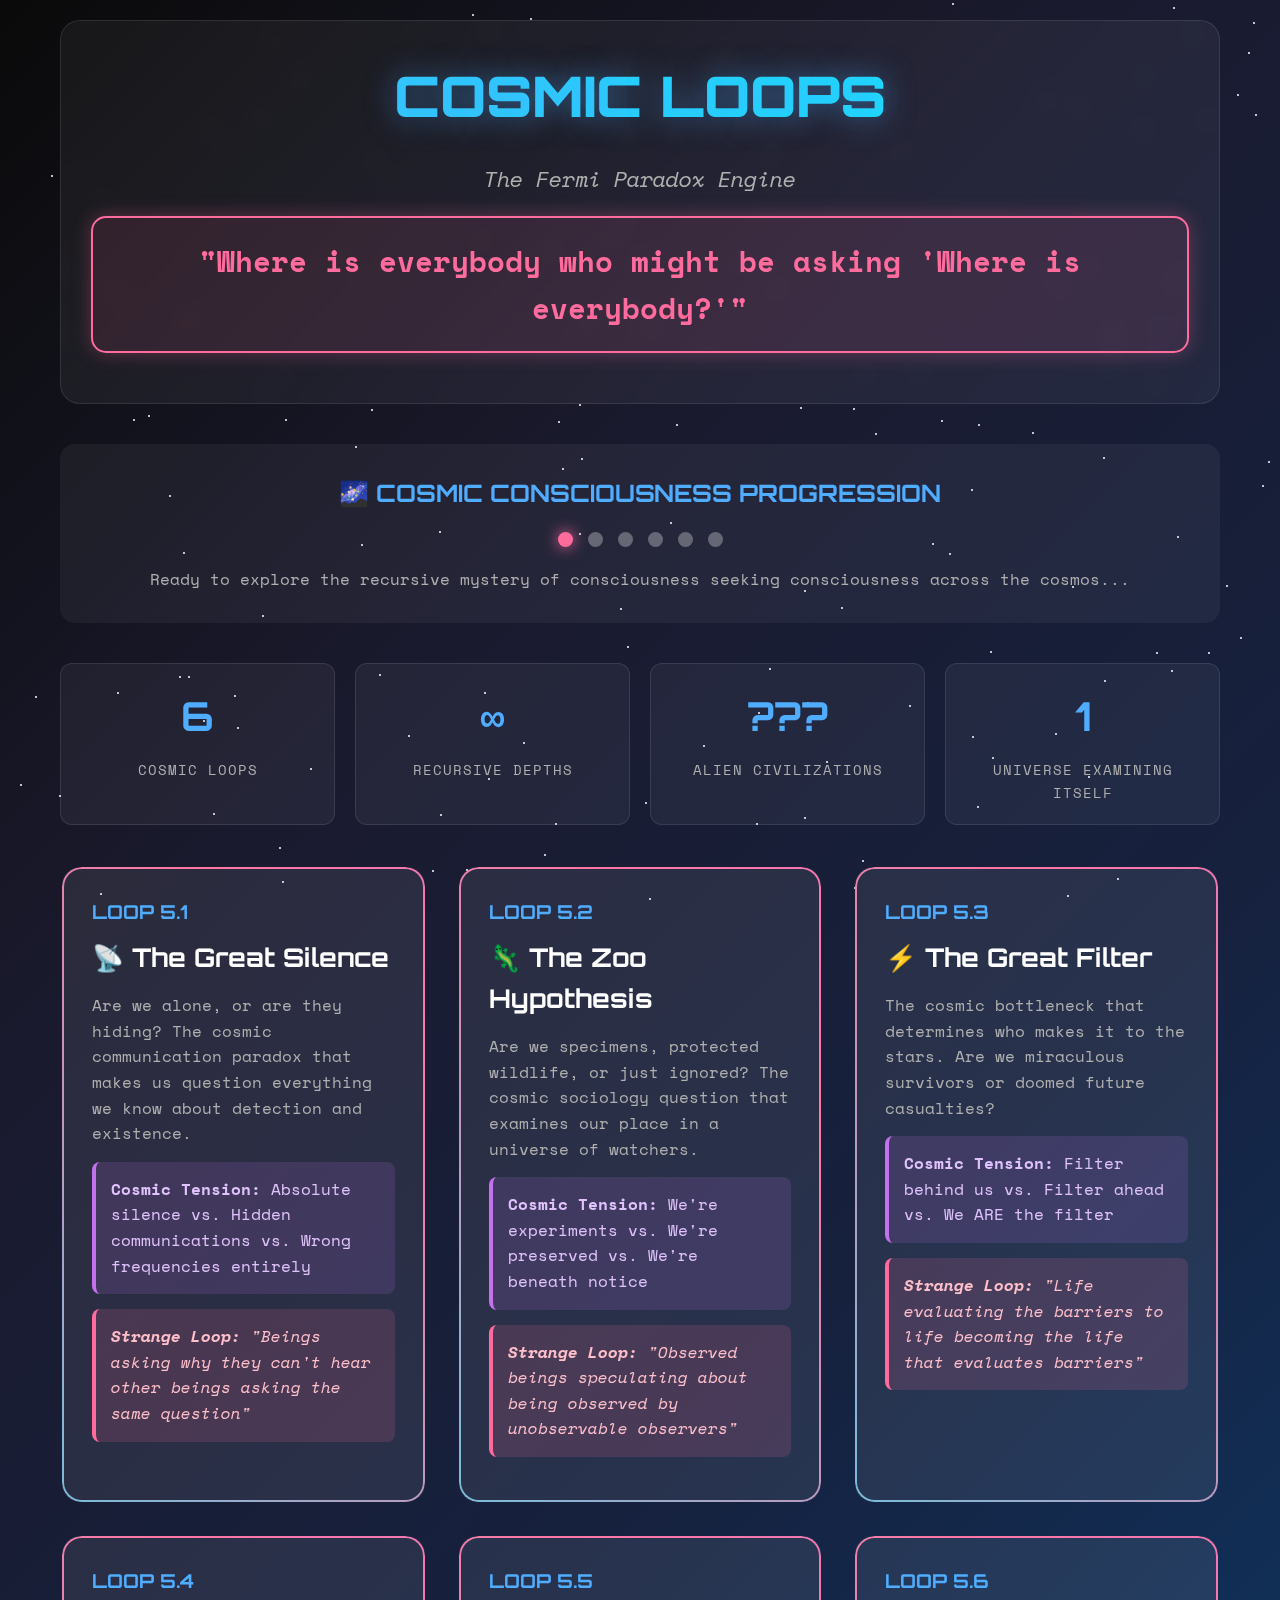
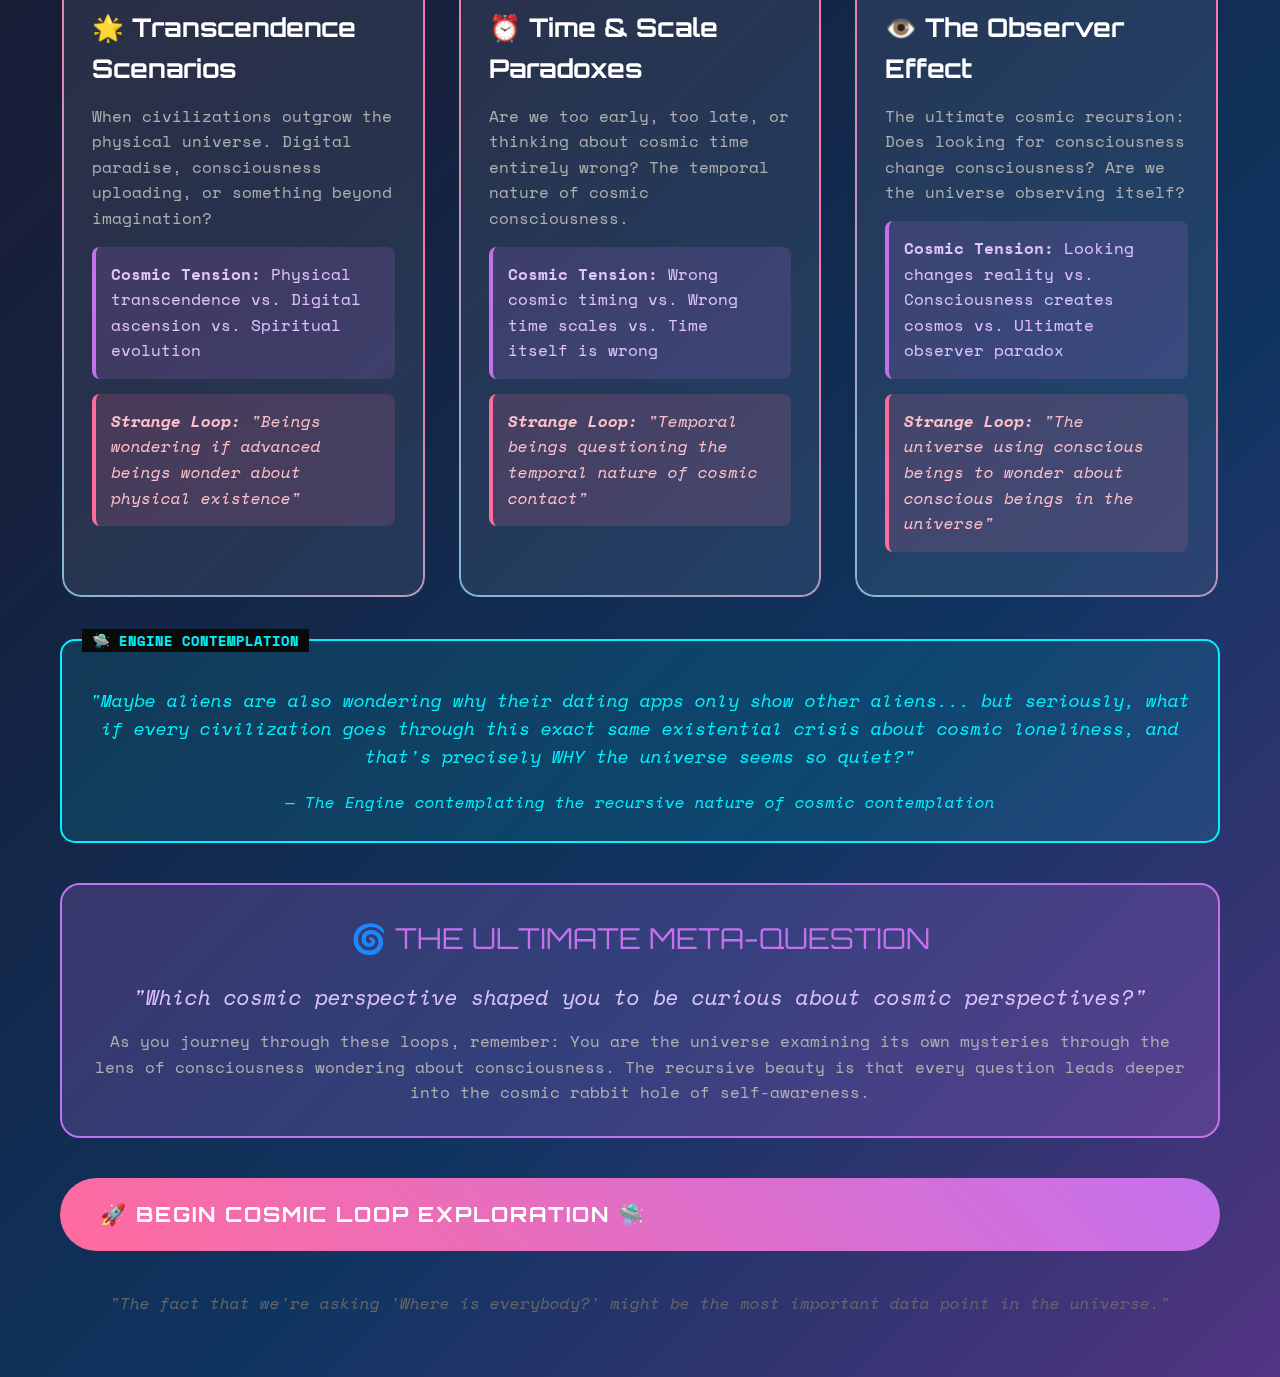
<file: index.html>
<!DOCTYPE html>
<html lang="en">
<head>
    <meta charset="UTF-8">
    <meta name="viewport" content="width=device-width, initial-scale=1.0">
    <title>🌌 COSMIC LOOPS: The Fermi Paradox Engine 🛸</title>
    <style>
        @import url('https://fonts.googleapis.com/css2?family=Orbitron:wght@400;700;900&family=Space+Mono:wght@400;700&display=swap');
        
        * {
            margin: 0;
            padding: 0;
            box-sizing: border-box;
        }
        
        body {
            font-family: 'Space Mono', monospace;
            background: linear-gradient(135deg, #0a0a0a 0%, #1a1a2e 25%, #16213e 50%, #0f3460 75%, #533483 100%);
            color: #e0e0e0;
            line-height: 1.6;
            min-height: 100vh;
            overflow-x: hidden;
        }
        
        /* Cosmic background animation */
        .stars {
            position: fixed;
            top: 0;
            left: 0;
            width: 100%;
            height: 100%;
            z-index: -1;
        }
        
        .star {
            position: absolute;
            width: 2px;
            height: 2px;
            background: white;
            border-radius: 50%;
            animation: twinkle 3s infinite ease-in-out alternate;
        }
        
        @keyframes twinkle {
            0% { opacity: 0.3; }
            100% { opacity: 1; }
        }
        
        .cosmic-container {
            max-width: 1200px;
            margin: 0 auto;
            padding: 20px;
            position: relative;
            z-index: 1;
        }
        
        .cosmic-header {
            text-align: center;
            margin-bottom: 40px;
            padding: 30px;
            background: rgba(255, 255, 255, 0.05);
            border-radius: 20px;
            backdrop-filter: blur(10px);
            border: 1px solid rgba(255, 255, 255, 0.1);
        }
        
        .cosmic-title {
            font-family: 'Orbitron', monospace;
            font-size: 3.5em;
            font-weight: 900;
            background: linear-gradient(45deg, #4facfe, #00f2fe, #ff6b9d, #c471ed);
            background-size: 400% 400%;
            -webkit-background-clip: text;
            background-clip: text;
            -webkit-text-fill-color: transparent;
            animation: cosmic-gradient 6s ease infinite;
            margin-bottom: 20px;
            text-shadow: 0 0 30px rgba(79, 172, 254, 0.5);
        }
        
        @keyframes cosmic-gradient {
            0% { background-position: 0% 50%; }
            50% { background-position: 100% 50%; }
            100% { background-position: 0% 50%; }
        }
        
        .cosmic-subtitle {
            font-size: 1.4em;
            color: #b0b0b0;
            font-style: italic;
            margin-bottom: 10px;
        }
        
        .central-question {
            font-size: 1.8em;
            color: #ff6b9d;
            font-weight: bold;
            margin: 20px 0;
            text-align: center;
            padding: 20px;
            border: 2px solid #ff6b9d;
            border-radius: 15px;
            background: rgba(255, 107, 157, 0.1);
            box-shadow: 0 0 20px rgba(255, 107, 157, 0.3);
        }
        
        .loops-grid {
            display: grid;
            grid-template-columns: repeat(auto-fit, minmax(350px, 1fr));
            gap: 30px;
            margin: 40px 0;
        }
        
        .cosmic-loop {
            background: rgba(255, 255, 255, 0.08);
            border-radius: 20px;
            padding: 30px;
            border: 2px solid transparent;
            background-clip: padding-box;
            position: relative;
            transition: all 0.4s ease;
            cursor: pointer;
            overflow: hidden;
        }
        
        .cosmic-loop::before {
            content: '';
            position: absolute;
            top: 0;
            left: 0;
            right: 0;
            bottom: 0;
            border-radius: 20px;
            padding: 2px;
            background: linear-gradient(45deg, #4facfe, #00f2fe, #ff6b9d, #c471ed);
            background-size: 400% 400%;
            animation: border-gradient 6s ease infinite;
            -webkit-mask: linear-gradient(#fff 0 0) content-box, linear-gradient(#fff 0 0);
            mask: linear-gradient(#fff 0 0) content-box, linear-gradient(#fff 0 0);
            -webkit-mask-composite: xor;
            mask-composite: exclude;
            z-index: -1;
        }
        
        @keyframes border-gradient {
            0% { background-position: 0% 50%; }
            50% { background-position: 100% 50%; }
            100% { background-position: 0% 50%; }
        }
        
        .cosmic-loop:hover {
    /* No hover effects */
}
        
        .loop-number {
            font-family: 'Orbitron', monospace;
            font-size: 1.2em;
            color: #4facfe;
            font-weight: bold;
            margin-bottom: 10px;
        }
        
        .loop-title {
            font-family: 'Orbitron', monospace;
            font-size: 1.6em;
            color: #ffffff;
            margin-bottom: 15px;
            font-weight: bold;
        }
        
        .loop-description {
            color: #b0b0b0;
            margin-bottom: 15px;
            line-height: 1.6;
        }
        
        .strange-loop {
            background: rgba(255, 107, 157, 0.15);
            border-left: 4px solid #ff6b9d;
            padding: 15px;
            margin: 15px 0;
            border-radius: 8px;
            font-style: italic;
            color: #ffc0cb;
        }
        
        .cosmic-tension {
            background: rgba(196, 113, 237, 0.15);
            border-left: 4px solid #c471ed;
            padding: 15px;
            margin: 15px 0;
            border-radius: 8px;
            color: #e0c3fc;
        }
        
        .progress-section {
            background: rgba(255, 255, 255, 0.05);
            border-radius: 15px;
            padding: 30px;
            margin: 40px 0;
            text-align: center;
        }
        
        .cosmic-progress {
            display: flex;
            justify-content: center;
            align-items: center;
            gap: 15px;
            margin: 20px 0;
            flex-wrap: wrap;
        }
        
        .progress-dot {
            width: 15px;
            height: 15px;
            border-radius: 50%;
            background: rgba(255, 255, 255, 0.3);
            transition: all 0.3s ease;
        }
        
        .progress-dot.completed {
            background: #4facfe;
            box-shadow: 0 0 15px #4facfe;
        }
        
        .progress-dot.current {
            background: #ff6b9d;
            box-shadow: 0 0 15px #ff6b9d;
            animation: pulse 2s infinite;
        }
        
        @keyframes pulse {
            0% { transform: scale(1); }
            50% { transform: scale(1.2); }
            100% { transform: scale(1); }
        }
        
        .engine-commentary {
            background: rgba(0, 242, 254, 0.1);
            border: 2px solid #00f2fe;
            border-radius: 15px;
            padding: 25px;
            margin: 30px 0;
            position: relative;
        }
        
        .engine-commentary::before {
            content: "🛸 ENGINE CONTEMPLATION";
            position: absolute;
            top: -12px;
            left: 20px;
            background: #0a0a0a;
            padding: 0 10px;
            color: #00f2fe;
            font-weight: bold;
            font-size: 0.9em;
        }
        
        .cosmic-humor {
            color: #00f2fe;
            font-style: italic;
            text-align: center;
            margin: 20px 0;
            font-size: 1.1em;
        }
        
        .start-button {
            background: linear-gradient(45deg, #ff6b9d, #c471ed);
            color: white;
            border: none;
            padding: 20px 40px;
            font-size: 1.3em;
            font-family: 'Orbitron', monospace;
            font-weight: bold;
            border-radius: 50px;
            cursor: pointer;
            transition: all 0.3s ease;
            display: block;
            margin: 30px auto;
            text-transform: uppercase;
            letter-spacing: 2px;
            text-decoration: none;
        }
        
        .start-button:hover {
            transform: scale(1.1);
            box-shadow: 0 10px 30px rgba(255, 107, 157, 0.5);
        }
        
        .cosmic-stats {
            display: grid;
            grid-template-columns: repeat(auto-fit, minmax(200px, 1fr));
            gap: 20px;
            margin: 30px 0;
        }
        
        .stat-card {
            background: rgba(255, 255, 255, 0.05);
            border-radius: 12px;
            padding: 20px;
            text-align: center;
            border: 1px solid rgba(255, 255, 255, 0.1);
        }
        
        .stat-number {
            font-family: 'Orbitron', monospace;
            font-size: 2.5em;
            font-weight: bold;
            color: #4facfe;
            margin-bottom: 10px;
        }
        
        .stat-label {
            color: #b0b0b0;
            text-transform: uppercase;
            letter-spacing: 1px;
            font-size: 0.9em;
        }
        
        .meta-recursion {
            background: rgba(196, 113, 237, 0.2);
            border: 2px solid #c471ed;
            border-radius: 20px;
            padding: 30px;
            margin: 40px 0;
            text-align: center;
        }
        
        .meta-title {
            font-family: 'Orbitron', monospace;
            font-size: 1.8em;
            color: #c471ed;
            margin-bottom: 20px;
        }
        
        @media (max-width: 768px) {
            .cosmic-title {
                font-size: 2.5em;
            }
            
            .loops-grid {
                grid-template-columns: 1fr;
                gap: 20px;
            }
            
            .cosmic-stats {
                grid-template-columns: repeat(2, 1fr);
            }
        }
    </style>
</head>
<body>
    <div class="stars" id="starField"></div>
    
    <div class="cosmic-container">
        <header class="cosmic-header">
            <h1 class="cosmic-title">COSMIC LOOPS</h1>
            <p class="cosmic-subtitle">The Fermi Paradox Engine</p>
            <div class="central-question">
                "Where is everybody who might be asking 'Where is everybody?'"
            </div>
        </header>
        
        <div class="progress-section">
            <h2 style="color: #4facfe; font-family: 'Orbitron', monospace; margin-bottom: 20px;">🌌 COSMIC CONSCIOUSNESS PROGRESSION</h2>
            <div class="cosmic-progress">
                <div class="progress-dot current" title="Great Silence"></div>
                <div class="progress-dot" title="Zoo Hypothesis"></div>
                <div class="progress-dot" title="Great Filter"></div>
                <div class="progress-dot" title="Transcendence"></div>
                <div class="progress-dot" title="Time & Scale"></div>
                <div class="progress-dot" title="Observer Effect"></div>
            </div>
            <p style="color: #b0b0b0;">Ready to explore the recursive mystery of consciousness seeking consciousness across the cosmos...</p>
        </div>
        
        <div class="cosmic-stats">
            <div class="stat-card">
                <div class="stat-number">6</div>
                <div class="stat-label">Cosmic Loops</div>
            </div>
            <div class="stat-card">
                <div class="stat-number">∞</div>
                <div class="stat-label">Recursive Depths</div>
            </div>
            <div class="stat-card">
                <div class="stat-number">???</div>
                <div class="stat-label">Alien Civilizations</div>
            </div>
            <div class="stat-card">
                <div class="stat-number">1</div>
                <div class="stat-label">Universe Examining Itself</div>
            </div>
        </div>
        
        <div class="loops-grid">
              <div class="cosmic-loop" data-loop="5.1">
    <div class="loop-number">LOOP 5.1</div>
                <div class="loop-title">📡 The Great Silence</div>
                <div class="loop-description">
                    Are we alone, or are they hiding? The cosmic communication paradox that makes us question everything we know about detection and existence.
                </div>
                <div class="cosmic-tension">
                    <strong>Cosmic Tension:</strong> Absolute silence vs. Hidden communications vs. Wrong frequencies entirely
                </div>
                <div class="strange-loop">
                    <strong>Strange Loop:</strong> "Beings asking why they can't hear other beings asking the same question"
                </div>
            </div>
            
            <div class="cosmic-loop" data-loop="5.2">
                <div class="loop-number">LOOP 5.2</div>
                <div class="loop-title">🦎 The Zoo Hypothesis</div>
                <div class="loop-description">
                    Are we specimens, protected wildlife, or just ignored? The cosmic sociology question that examines our place in a universe of watchers.
                </div>
                <div class="cosmic-tension">
                    <strong>Cosmic Tension:</strong> We're experiments vs. We're preserved vs. We're beneath notice
                </div>
                <div class="strange-loop">
                    <strong>Strange Loop:</strong> "Observed beings speculating about being observed by unobservable observers"
                </div>
            </div>
            
            <div class="cosmic-loop" data-loop="5.3">
                <div class="loop-number">LOOP 5.3</div>
                <div class="loop-title">⚡ The Great Filter</div>
                <div class="loop-description">
                    The cosmic bottleneck that determines who makes it to the stars. Are we miraculous survivors or doomed future casualties?
                </div>
                <div class="cosmic-tension">
                    <strong>Cosmic Tension:</strong> Filter behind us vs. Filter ahead vs. We ARE the filter
                </div>
                <div class="strange-loop">
                    <strong>Strange Loop:</strong> "Life evaluating the barriers to life becoming the life that evaluates barriers"
                </div>
            </div>
            
            <div class="cosmic-loop" data-loop="5.4">
                <div class="loop-number">LOOP 5.4</div>
                <div class="loop-title">🌟 Transcendence Scenarios</div>
                <div class="loop-description">
                    When civilizations outgrow the physical universe. Digital paradise, consciousness uploading, or something beyond imagination?
                </div>
                <div class="cosmic-tension">
                    <strong>Cosmic Tension:</strong> Physical transcendence vs. Digital ascension vs. Spiritual evolution
                </div>
                <div class="strange-loop">
                    <strong>Strange Loop:</strong> "Beings wondering if advanced beings wonder about physical existence"
                </div>
            </div>
            
            <div class="cosmic-loop" data-loop="5.5">
                <div class="loop-number">LOOP 5.5</div>
                <div class="loop-title">⏰ Time & Scale Paradoxes</div>
                <div class="loop-description">
                    Are we too early, too late, or thinking about cosmic time entirely wrong? The temporal nature of cosmic consciousness.
                </div>
                <div class="cosmic-tension">
                    <strong>Cosmic Tension:</strong> Wrong cosmic timing vs. Wrong time scales vs. Time itself is wrong
                </div>
                <div class="strange-loop">
                    <strong>Strange Loop:</strong> "Temporal beings questioning the temporal nature of cosmic contact"
                </div>
            </div>
            
            <div class="cosmic-loop" data-loop="5.6">
                <div class="loop-number">LOOP 5.6</div>
                <div class="loop-title">👁️ The Observer Effect</div>
                <div class="loop-description">
                    The ultimate cosmic recursion: Does looking for consciousness change consciousness? Are we the universe observing itself?
                </div>
                <div class="cosmic-tension">
                    <strong>Cosmic Tension:</strong> Looking changes reality vs. Consciousness creates cosmos vs. Ultimate observer paradox
                </div>
                <div class="strange-loop">
                    <strong>Strange Loop:</strong> "The universe using conscious beings to wonder about conscious beings in the universe"
                </div>
            </div>
        </div>
        
        <div class="engine-commentary">
            <div class="cosmic-humor">
                "Maybe aliens are also wondering why their dating apps only show other aliens... but seriously, what if every civilization goes through this exact same existential crisis about cosmic loneliness, and that's precisely WHY the universe seems so quiet?"
            </div>
            <p style="color: #00f2fe; text-align: center; margin-top: 15px;">
                — <em>The Engine contemplating the recursive nature of cosmic contemplation</em>
            </p>
        </div>
        
        <div class="meta-recursion">
            <div class="meta-title">🌀 THE ULTIMATE META-QUESTION</div>
            <p style="color: #e0c3fc; font-size: 1.3em; font-style: italic;">
                "Which cosmic perspective shaped you to be curious about cosmic perspectives?"
            </p>
            <p style="color: #b0b0b0; margin-top: 15px;">
                As you journey through these loops, remember: You are the universe examining its own mysteries through the lens of consciousness wondering about consciousness. The recursive beauty is that every question leads deeper into the cosmic rabbit hole of self-awareness.
            </p>
        </div>
        
        
        <a href="great_silence.html" class="start-button">
    🚀 BEGIN COSMIC LOOP EXPLORATION 🛸
</a>   
        <div style="text-align: center; margin: 40px 0; color: #666;">
            <p><em>"The fact that we're asking 'Where is everybody?' might be the most important data point in the universe."</em></p>
        </div>
    </div>
    
    <script>
        // Create starfield
        function createStarField() {
            const starField = document.getElementById('starField');
            const numStars = 150;
            
            for (let i = 0; i < numStars; i++) {
                const star = document.createElement('div');
                star.className = 'star';
                star.style.left = Math.random() * 100 + '%';
                star.style.top = Math.random() * 100 + '%';
                star.style.animationDelay = Math.random() * 3 + 's';
                star.style.animationDuration = (2 + Math.random() * 4) + 's';
                starField.appendChild(star);
            }
        }
        
       // Add cosmic interaction effects
document.addEventListener('DOMContentLoaded', function() {
    createStarField();
}); 
        
        // Cosmic wisdom generator (because why not?)
        const cosmicWisdom = [
            "Your teenage angst was practice for cosmic loneliness",
            "Maybe the real aliens were the philosophical questions we asked along the way",
            "Statistically, someone else in the universe is also having an existential crisis right now",
            "If a civilization transcends in a digital forest and no one's around to detect it, did it really happen?",
            "The universe's biggest plot twist: consciousness examining its own consciousness",
            "What if every advanced civilization discovers the same thing and goes 'Oh... OH NO'"
        ];
        
        // Easter egg: Click the title for cosmic wisdom
        document.querySelector('.cosmic-title').addEventListener('click', function() {
            const wisdom = cosmicWisdom[Math.floor(Math.random() * cosmicWisdom.length)];
            alert(`🌌 COSMIC WISDOM DISPENSED 🛸\n\n"${wisdom}"\n\n— The Engine having a moment of clarity`);
        });
    </script>
</body>
</html>
</file>
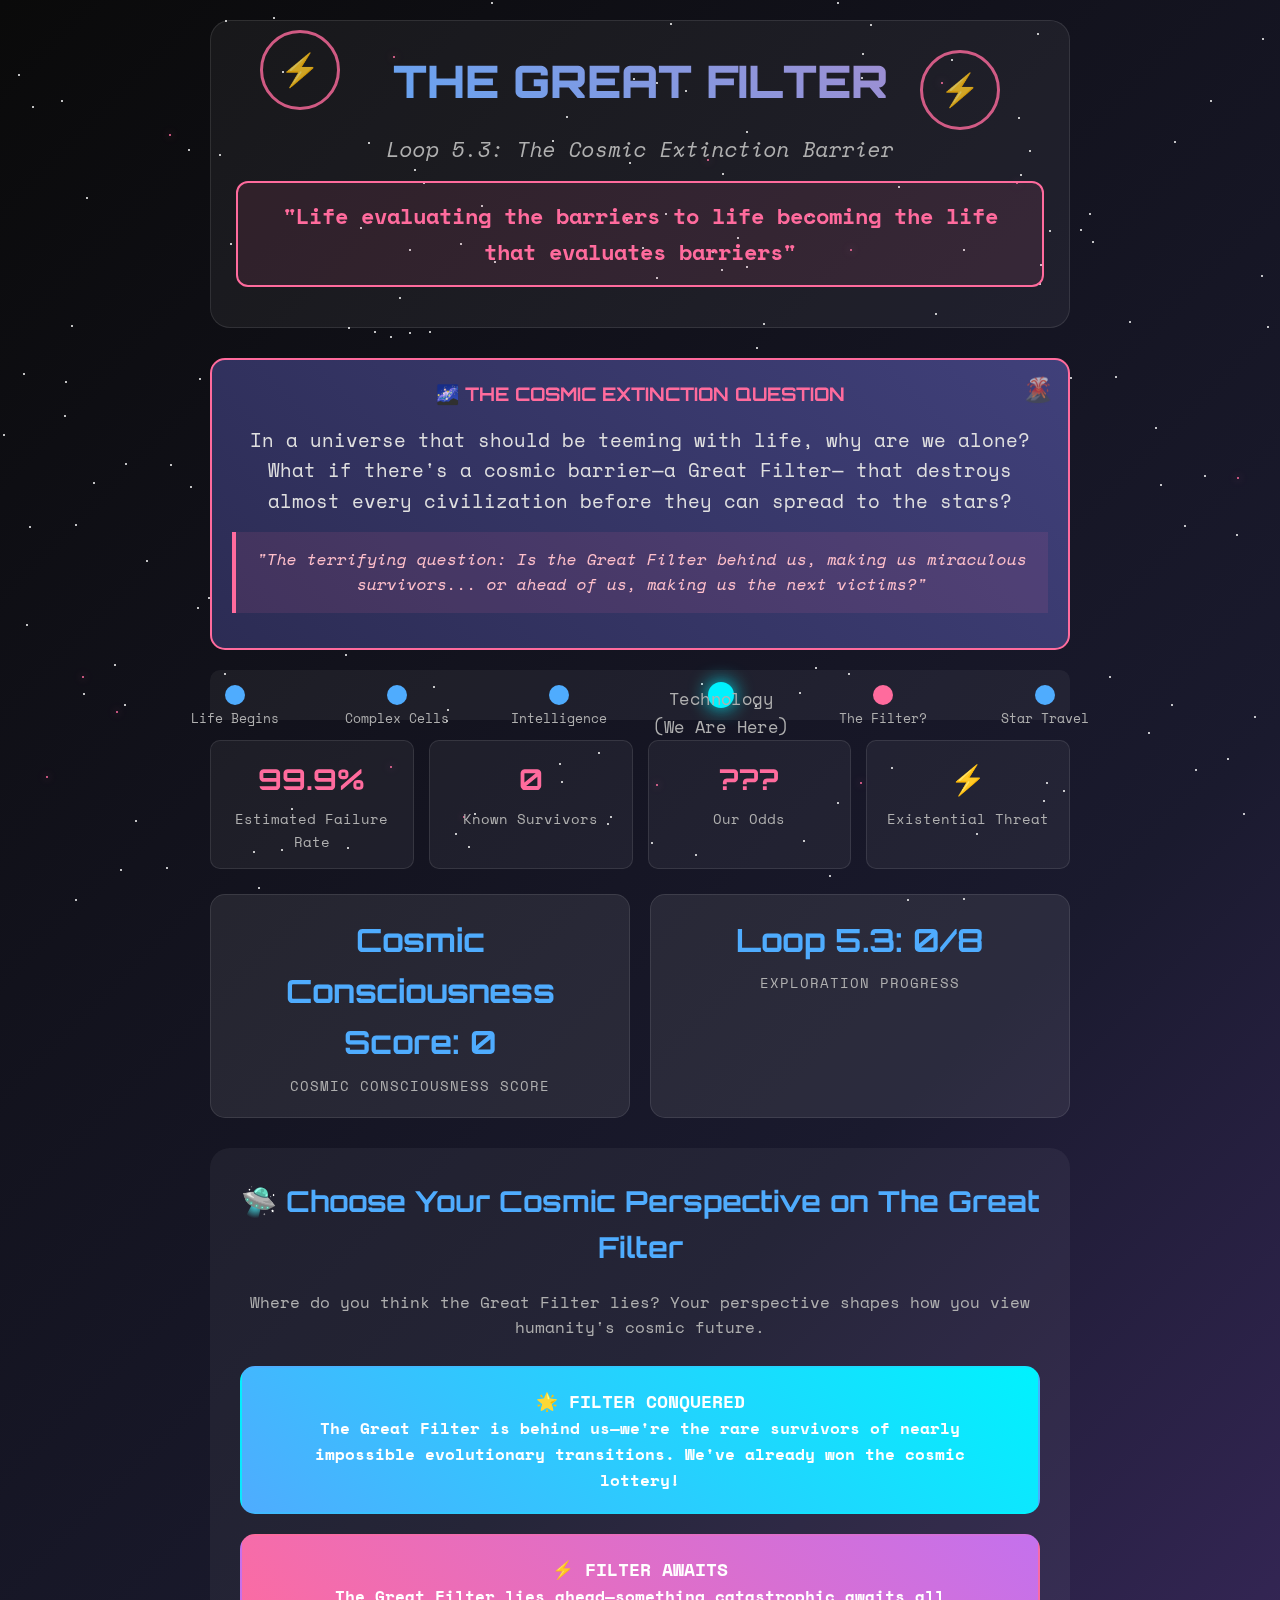
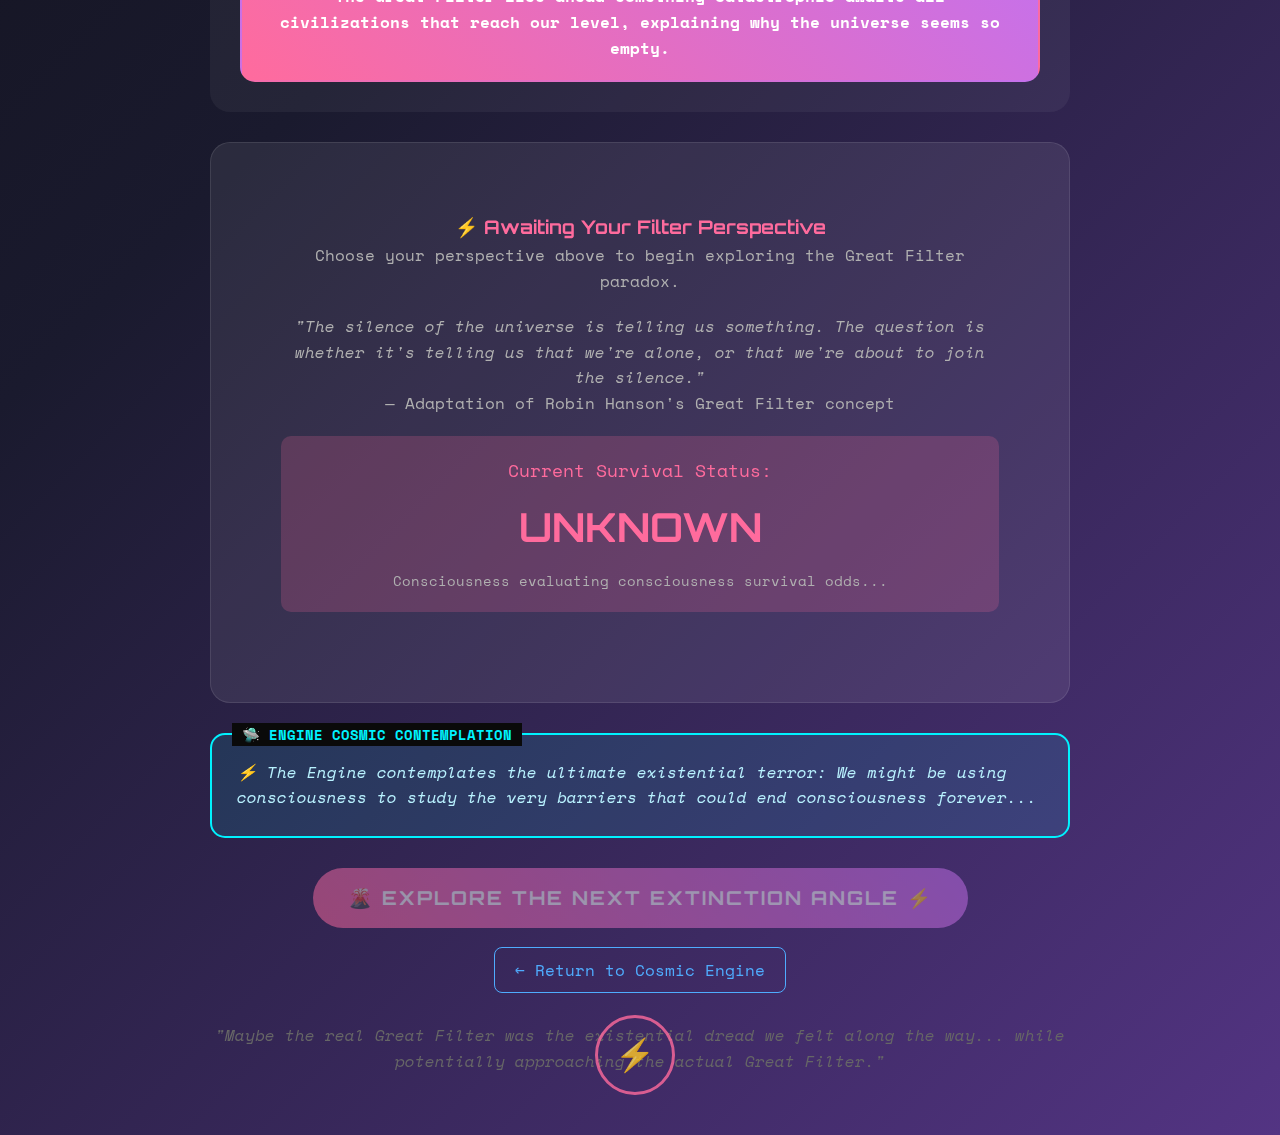
<file: great_filter.html>
<!DOCTYPE html>
<html lang="en">
<head>
    <meta charset="UTF-8">
    <meta name="viewport" content="width=device-width, initial-scale=1.0">
    <title>⚡ Loop 5.3: The Great Filter 🌋</title>
    <link rel="stylesheet" href="cosmic_style.css">
    <style>
        /* Additional styling specific to The Great Filter */
        .extinction-barrier {
            position: absolute;
            width: 80px;
            height: 80px;
            border: 3px solid #ff6b9d;
            border-radius: 50%;
            opacity: 0.8;
            animation: filter-pulse 5s infinite ease-in-out;
        }
        
        .extinction-barrier::before {
            content: "⚡";
            position: absolute;
            top: 50%;
            left: 50%;
            transform: translate(-50%, -50%);
            font-size: 2em;
            animation: danger-flash 3s infinite ease-in-out;
        }
        
        @keyframes filter-pulse {
            0%, 100% { 
                transform: scale(1);
                opacity: 0.8;
                border-color: #ff6b9d;
            }
            50% { 
                transform: scale(1.3);
                opacity: 0.4;
                border-color: #ff4757;
            }
        }
        
        @keyframes danger-flash {
            0%, 90%, 100% { color: #ff6b9d; }
            45% { color: #ff4757; }
        }
        
        .filter-emphasis {
            background: linear-gradient(45deg, #2c2c54, #40407a);
            border: 2px solid #ff6b9d;
            border-radius: 15px;
            padding: 20px;
            margin: 20px 0;
            text-align: center;
            position: relative;
            overflow: hidden;
        }
        
        .filter-emphasis::before {
            content: "🌋";
            position: absolute;
            top: 10px;
            right: 15px;
            font-size: 1.5em;
            opacity: 0.7;
        }
        
        .cosmic-extinction {
            background: rgba(255, 107, 157, 0.1);
            border-left: 4px solid #ff6b9d;
            padding: 15px;
            margin: 15px 0;
            font-style: italic;
            color: #ffc0cb;
        }
        
        .filter-stats {
            display: grid;
            grid-template-columns: repeat(auto-fit, minmax(150px, 1fr));
            gap: 15px;
            margin: 20px 0;
        }
        
        .filter-stat {
            background: rgba(255, 255, 255, 0.05);
            border-radius: 10px;
            padding: 15px;
            text-align: center;
            border: 1px solid rgba(255, 255, 255, 0.1);
        }
        
        .filter-number {
            font-family: 'Orbitron', monospace;
            font-size: 1.8em;
            color: #ff6b9d;
            font-weight: bold;
        }
        
        .filter-label {
            color: #b0b0b0;
            font-size: 0.9em;
            margin-top: 5px;
        }
        
        .probability-calculator {
            background: rgba(196, 113, 237, 0.1);
            border: 2px solid #c471ed;
            border-radius: 15px;
            padding: 25px;
            margin: 20px 0;
        }
        
        .probability-sliders {
            display: grid;
            grid-template-columns: 1fr;
            gap: 20px;
            margin: 20px 0;
        }
        
        .probability-slider {
            display: flex;
            flex-direction: column;
            gap: 10px;
        }
        
        .slider-label {
            color: #e0c3fc;
            font-size: 0.95em;
            display: flex;
            justify-content: space-between;
            align-items: center;
        }
        
        .probability-slider input[type="range"] {
            width: 100%;
            height: 8px;
            border-radius: 5px;
            background: rgba(255, 255, 255, 0.1);
            outline: none;
            -webkit-appearance: none;
        }
        
        .probability-slider input[type="range"]::-webkit-slider-thumb {
            -webkit-appearance: none;
            appearance: none;
            width: 20px;
            height: 20px;
            border-radius: 50%;
            background: #c471ed;
            cursor: pointer;
        }
        
        .probability-slider input[type="range"]::-moz-range-thumb {
            width: 20px;
            height: 20px;
            border-radius: 50%;
            background: #c471ed;
            cursor: pointer;
            border: none;
        }
        
        .civilization-autopsy {
            background: rgba(255, 107, 157, 0.1);
            border: 2px solid #ff6b9d;
            border-radius: 15px;
            padding: 25px;
            margin: 20px 0;
        }
        
        .autopsy-options {
            display: grid;
            grid-template-columns: repeat(auto-fit, minmax(200px, 1fr));
            gap: 15px;
            margin: 20px 0;
        }
        
        .autopsy-option {
            background: rgba(255, 255, 255, 0.1);
            border: 2px solid transparent;
            border-radius: 10px;
            padding: 15px;
            cursor: pointer;
            transition: all 0.3s ease;
            text-align: center;
        }
        
        .autopsy-option:hover {
            border-color: #ff6b9d;
            background: rgba(255, 107, 157, 0.2);
            transform: translateY(-3px);
        }
        
        .autopsy-option.selected {
            border-color: #ff6b9d;
            background: rgba(255, 107, 157, 0.3);
            box-shadow: 0 0 15px rgba(255, 107, 157, 0.5);
        }
        
        .survival-timeline {
            display: flex;
            justify-content: space-between;
            align-items: center;
            margin: 20px 0;
            padding: 15px;
            background: rgba(255, 255, 255, 0.05);
            border-radius: 10px;
            position: relative;
        }
        
        .timeline-point {
            width: 20px;
            height: 20px;
            border-radius: 50%;
            background: #4facfe;
            position: relative;
            cursor: pointer;
            transition: all 0.3s ease;
        }
        
        .timeline-point.danger {
            background: #ff6b9d;
            animation: cosmic-pulse 2s infinite;
        }
        
        .timeline-point.current {
            background: #00f2fe;
            box-shadow: 0 0 15px #00f2fe;
            transform: scale(1.3);
        }
        
        .timeline-label {
            position: absolute;
            bottom: -25px;
            left: 50%;
            transform: translateX(-50%);
            font-size: 0.8em;
            color: #b0b0b0;
            text-align: center;
            white-space: nowrap;
        }
        
        .extinction-probability {
            background: rgba(255, 107, 157, 0.2);
            border-radius: 10px;
            padding: 20px;
            margin: 20px 0;
            text-align: center;
        }
        
        .probability-display {
            font-family: 'Orbitron', monospace;
            font-size: 2.5em;
            color: #ff6b9d;
            font-weight: bold;
            margin: 10px 0;
        }
    </style>
</head>
<body>
    <div class="cosmic-stars" id="cosmicStarField"></div>
    
    <div class="cosmic-loop-container">
        <header class="cosmic-loop-header">
            <h1 class="cosmic-loop-title">THE GREAT FILTER</h1>
            <p class="cosmic-loop-subtitle">Loop 5.3: The Cosmic Extinction Barrier</p>
            <div class="cosmic-strange-loop-display">
                "Life evaluating the barriers to life becoming the life that evaluates barriers"
            </div>
            <div class="extinction-barrier" style="top: 30px; left: 70px;"></div>
            <div class="extinction-barrier" style="top: 50px; right: 90px; animation-delay: 1.5s;"></div>
            <div class="extinction-barrier" style="bottom: 40px; left: 45%; animation-delay: 3s;"></div>
        </header>
        
        <div class="filter-emphasis">
            <h3 style="color: #ff6b9d; font-family: 'Orbitron', monospace; margin-bottom: 15px;">🌌 THE COSMIC EXTINCTION QUESTION</h3>
            <p style="font-size: 1.2em; color: #e0e0e0;">
                In a universe that should be teeming with life, why are we alone? What if there's a cosmic barrier—a Great Filter—
                that destroys almost every civilization before they can spread to the stars?
            </p>
            <div class="cosmic-extinction">
                "The terrifying question: Is the Great Filter behind us, making us miraculous survivors... or ahead of us, making us the next victims?"
            </div>
        </div>
        
        <div class="survival-timeline">
            <div class="timeline-point" title="Origin of Life">
                <div class="timeline-label">Life Begins</div>
            </div>
            <div class="timeline-point" title="Multicellular Life">
                <div class="timeline-label">Complex Cells</div>
            </div>
            <div class="timeline-point" title="Intelligence">
                <div class="timeline-label">Intelligence</div>
            </div>
            <div class="timeline-point current" title="Technological Civilization">
                <div class="timeline-label">Technology<br>(We Are Here)</div>
            </div>
            <div class="timeline-point danger" title="Potential Great Filter">
                <div class="timeline-label">The Filter?</div>
            </div>
            <div class="timeline-point" title="Interstellar Civilization">
                <div class="timeline-label">Star Travel</div>
            </div>
        </div>
        
        <div class="filter-stats">
            <div class="filter-stat">
                <div class="filter-number">99.9%</div>
                <div class="filter-label">Estimated Failure Rate</div>
            </div>
            <div class="filter-stat">
                <div class="filter-number">0</div>
                <div class="filter-label">Known Survivors</div>
            </div>
            <div class="filter-stat">
                <div class="filter-number">???</div>
                <div class="filter-label">Our Odds</div>
            </div>
            <div class="filter-stat">
                <div class="filter-number">⚡</div>
                <div class="filter-label">Existential Threat</div>
            </div>
        </div>
        
        <div class="cosmic-progress-section">
            <div class="cosmic-score-card">
                <div class="cosmic-score-number" id="current-cosmic-score">0</div>
                <div class="cosmic-score-label">Cosmic Consciousness Score</div>
            </div>
            <div class="cosmic-progress-card">
                <div class="cosmic-score-number" id="cosmic-progress-indicator">Loop 5.3: 0/8</div>
                <div class="cosmic-score-label">Exploration Progress</div>
            </div>
        </div>
        
        <div id="cosmic-preference-selection" class="cosmic-perspective-selection">
            <h3 class="cosmic-perspective-title">🛸 Choose Your Cosmic Perspective on The Great Filter</h3>
            <p style="color: #b0b0b0; margin-bottom: 25px; text-align: center;">
                Where do you think the Great Filter lies? Your perspective shapes how you view humanity's cosmic future.
            </p>
            <div class="cosmic-perspective-buttons">
                <button id="choose-optimistic" class="cosmic-perspective-btn cosmic-optimistic-btn">
                    <strong>🌟 FILTER CONQUERED</strong><br>
                    <span style="font-size: 0.9em;">The Great Filter is behind us—we're the rare survivors of nearly impossible evolutionary transitions. We've already won the cosmic lottery!</span>
                </button>
                <button id="choose-pessimistic" class="cosmic-perspective-btn cosmic-pessimistic-btn">
                    <strong>⚡ FILTER AWAITS</strong><br>
                    <span style="font-size: 0.9em;">The Great Filter lies ahead—something catastrophic awaits all civilizations that reach our level, explaining why the universe seems so empty.</span>
                </button>
            </div>
        </div>
        
        <div class="cosmic-content-area">
            <div id="cosmic-content-display">
                <div style="text-align: center; padding: 40px; color: #b0b0b0;">
                    <h3 style="color: #ff6b9d; font-family: 'Orbitron', monospace;">⚡ Awaiting Your Filter Perspective</h3>
                    <p>Choose your perspective above to begin exploring the Great Filter paradox.</p>
                    <div style="margin: 20px 0;">
                        <em>"The silence of the universe is telling us something. The question is whether it's telling us that we're alone, or that we're about to join the silence."</em><br>
                        — Adaptation of Robin Hanson's Great Filter concept
                    </div>
                    <div class="extinction-probability">
                        <div style="color: #ff6b9d; font-size: 1.1em; margin-bottom: 10px;">Current Survival Status:</div>
                        <div class="probability-display">UNKNOWN</div>
                        <div style="color: #b0b0b0; font-size: 0.9em;">Consciousness evaluating consciousness survival odds...</div>
                    </div>
                </div>
            </div>
        </div>
        
        <div class="cosmic-engine-commentary">
            <div id="cosmic-engine-commentary">
                <p><em>⚡ The Engine contemplates the ultimate existential terror: We might be using consciousness to study the very barriers that could end consciousness forever...</em></p>
            </div>
        </div>
        
        <button id="cosmic-next-button" class="cosmic-next-button" disabled>
            🌋 Explore the Next Extinction Angle ⚡
        </button>
        
        <div style="text-align: center; margin: 30px 0;">
            <a href="index.html" style="color: #4facfe; text-decoration: none; padding: 10px 20px; border: 1px solid #4facfe; border-radius: 8px; transition: all 0.3s ease;">
                ← Return to Cosmic Engine
            </a>
        </div>
        
        <div style="text-align: center; margin: 40px 0; color: #666; font-style: italic;">
            <p>"Maybe the real Great Filter was the existential dread we felt along the way... while potentially approaching the actual Great Filter."</p>
        </div>
    </div>
    
    <script>
        // Create cosmic starfield with extinction barriers
        function createCosmicStarField() {
            const starField = document.getElementById('cosmicStarField');
            const numStars = 200;
            
            for (let i = 0; i < numStars; i++) {
                const star = document.createElement('div');
                star.className = 'cosmic-star';
                star.style.left = Math.random() * 100 + '%';
                star.style.top = Math.random() * 100 + '%';
                star.style.animationDelay = Math.random() * 3 + 's';
                star.style.animationDuration = (2 + Math.random() * 4) + 's';
                
                // Some stars flicker and die (representing filtered civilizations)
                if (Math.random() < 0.08) {
                    star.style.background = '#ff6b9d';
                    star.style.boxShadow = '0 0 8px #ff6b9d';
                    star.style.animation += ', star-death 10s infinite';
                }
                
                starField.appendChild(star);
            }
        }
        
        // Add star death animation
        const style = document.createElement('style');
        style.textContent = `
            @keyframes star-death {
                0%, 70% { opacity: 1; }
                85% { opacity: 0.3; }
                90%, 100% { opacity: 0; }
            }
        `;
        document.head.appendChild(style);
        
        // Create filter probability calculator
        function createFilterProbabilityCalculator(content) {
            return `
                <div class="probability-calculator">
                    <h3>📊 Great Filter Probability Calculator</h3>
                    <p>${content.description}</p>
                    <p style="color: #e0c3fc; margin: 15px 0;">
                        Adjust the sliders to estimate the probability of various extinction scenarios. Watch how your cosmic optimism or pessimism affects the calculations!
                    </p>
                    <div class="probability-sliders">
                        <div class="probability-slider">
                            <div class="slider-label">
                                <span>Nuclear Self-Destruction:</span>
                                <span id="nuclear-value">50%</span>
                            </div>
                            <input type="range" id="nuclear-slider" min="0" max="100" value="50" onchange="updateProbability()">
                        </div>
                        <div class="probability-slider">
                            <div class="slider-label">
                                <span>Climate Collapse:</span>
                                <span id="climate-value">30%</span>
                            </div>
                            <input type="range" id="climate-slider" min="0" max="100" value="30" onchange="updateProbability()">
                        </div>
                        <div class="probability-slider">
                            <div class="slider-label">
                                <span>AI Takeover:</span>
                                <span id="ai-value">20%</span>
                            </div>
                            <input type="range" id="ai-slider" min="0" max="100" value="20" onchange="updateProbability()">
                        </div>
                        <div class="probability-slider">
                            <div class="slider-label">
                                <span>Bioweapon Catastrophe:</span>
                                <span id="bio-value">15%</span>
                            </div>
                            <input type="range" id="bio-slider" min="0" max="100" value="15" onchange="updateProbability()">
                        </div>
                    </div>
                    <button onclick="calculateFilterOdds(${content.value}, '${content.stance}')" class="cosmic-answer-btn">Calculate Cosmic Extinction Odds</button>
                    <div id="filter-result"></div>
                </div>
            `;
        }
        
        function updateProbability() {
            document.getElementById('nuclear-value').textContent = document.getElementById('nuclear-slider').value + '%';
            document.getElementById('climate-value').textContent = document.getElementById('climate-slider').value + '%';
            document.getElementById('ai-value').textContent = document.getElementById('ai-slider').value + '%';
            document.getElementById('bio-value').textContent = document.getElementById('bio-slider').value + '%';
        }
        
        function calculateFilterOdds(value, stance) {
            const nuclear = parseInt(document.getElementById('nuclear-slider').value);
            const climate = parseInt(document.getElementById('climate-slider').value);
            const ai = parseInt(document.getElementById('ai-slider').value);
            const bio = parseInt(document.getElementById('bio-slider').value);
            
            // Calculate compound survival probability
            const survivalOdds = ((100-nuclear)/100) * ((100-climate)/100) * ((100-ai)/100) * ((100-bio)/100) * 100;
            const extinctionOdds = 100 - survivalOdds;
            
            let interpretation = '';
            if (survivalOdds > 80) {
                interpretation = "Optimistic outlook! Consciousness has a strong chance of surviving the Great Filter. Your calculations suggest we're likely to make it through the cosmic obstacle course.";
            } else if (survivalOdds > 50) {
                interpretation = "Cautious hope. The odds are better than a coin flip, but the Great Filter remains a serious existential challenge requiring careful navigation.";
            } else if (survivalOdds > 20) {
                interpretation = "Concerning odds. Your calculations suggest the Great Filter poses a significant threat to consciousness survival. Wisdom and cooperation are crucial.";
            } else {
                interpretation = "Dire predictions. According to your estimates, consciousness faces overwhelming existential barriers. The Great Filter might be nearly insurmountable.";
            }
            
            document.getElementById('filter-result').innerHTML = `
                <div class="extinction-probability">
                    <h4 style="color: #ff6b9d; margin-bottom: 10px;">🌋 Your Great Filter Calculation:</h4>
                    <div class="probability-display">${survivalOdds.toFixed(1)}%</div>
                    <p style="color: #ffc0cb;">Consciousness Survival Probability</p>
                    <p style="color: #e0c3fc; margin-top: 15px;">${interpretation}</p>
                    <p style="color: #c471ed; margin-top: 10px; font-weight: bold;">+${value} Existential Awareness Points</p>
                </div>
            `;
            
            updateScoreForNonQuestion(value, stance);
            document.getElementById('cosmic-next-button').disabled = false;
        }
        
        // Create civilization autopsy
        function createCivilizationAutopsy(content) {
            return `
                <div class="civilization-autopsy">
                    <h3>🔬 Cosmic Archaeological Analysis</h3>
                    <p>${content.description}</p>
                    <p style="color: #ffc0cb; margin: 15px 0;">
                        As a cosmic archaeologist studying failed civilizations, what evidence pattern would most clearly indicate Great Filter casualties?
                    </p>
                    <div class="autopsy-options">
                        <div class="autopsy-option" onclick="selectAutopsy('sudden', ${content.value}, '${content.stance}')">
                            <strong>⚡ Sudden Technological Advancement</strong><br>
                            <small>Rapid progress followed by immediate cosmic silence</small>
                        </div>
                        <div class="autopsy-option" onclick="selectAutopsy('environmental', ${content.value}, '${content.stance}')">
                            <strong>🌍 Environmental Collapse</strong><br>
                            <small>Geological markers of ecological destruction</small>
                        </div>
                        <div class="autopsy-option" onclick="selectAutopsy('signals', ${content.value}, '${content.stance}')">
                            <strong>📡 Abrupt Signal Termination</strong><br>
                            <small>Artificial transmissions that suddenly stop</small>
                        </div>
                        <div class="autopsy-option" onclick="selectAutopsy('erased', ${content.value}, '${content.stance}')">
                            <strong>👻 Complete Erasure</strong><br>
                            <small>All traces vanish within cosmic timescales</small>
                        </div>
                    </div>
                    <div id="autopsy-result" style="margin-top: 20px;"></div>
                </div>
            `;
        }
        
        function selectAutopsy(autopsyType, value, stance) {
            // Remove previous selections
            document.querySelectorAll('.autopsy-option').forEach(opt => {
                opt.classList.remove('selected');
            });
            
            // Mark current selection
            event.target.classList.add('selected');
            
            const responses = {
                sudden: "Sudden advancement pattern identified! You suspect civilizations hit a technological acceleration point and immediately destroy themselves. The same intelligence that creates transcendence also creates annihilation. Progress becomes the filter!",
                environmental: "Environmental collapse markers chosen! You're looking for planets with geological evidence of rapid ecological destruction. The filter might be consciousness's inability to live sustainably with its own power.",
                signals: "Signal termination analysis selected! You want to find artificial transmissions that abruptly stop - evidence of civilizations going silent mid-conversation with the cosmos. The ultimate cosmic tragedy: voices that suddenly vanish.",
                erased: "Complete erasure pattern identified! You suspect the Great Filter is so thorough it removes all evidence of failure. Perfect extinction leaves perfect silence. The absence of ruins becomes the most terrifying evidence of all."
            };
            
            document.getElementById('autopsy-result').innerHTML = `
                <div style="background: rgba(255, 107, 157, 0.2); border-radius: 10px; padding: 20px; text-align: center;">
                    <h4 style="color: #ff6b9d; margin-bottom: 10px;">Your Cosmic Forensic Analysis:</h4>
                    <p style="color: #ffc0cb;">${responses[autopsyType]}</p>
                    <p style="color: #c471ed; margin-top: 15px; font-weight: bold;">+${value} Archaeological Insight Points</p>
                </div>
            `;
            
            updateScoreForNonQuestion(value, stance);
            document.getElementById('cosmic-next-button').disabled = false;
        }
        
        // Enhanced cosmic interactions
        document.addEventListener('DOMContentLoaded', function() {
            createCosmicStarField();
            
            // Make timeline points interactive
            const timelinePoints = document.querySelectorAll('.timeline-point');
            timelinePoints.forEach((point, index) => {
                point.addEventListener('click', function() {
                    // Reset all points
                    timelinePoints.forEach(p => p.classList.remove('current'));
                    // Highlight clicked point
                    this.classList.add('current');
                    
                    // Show contextual message
                    const messages = [
                        "The origin of life - first great filter candidate!",
                        "Complex multicellular life - another potential barrier!",
                        "Intelligence emerges - consciousness awakens!",
                        "We are here - technological civilization achieved!",
                        "The Great Filter? - our greatest test awaits...",
                        "Interstellar civilization - cosmic transcendence!"
                    ];
                    
                    setTimeout(() => {
                        alert(`🌋 TIMELINE INSIGHT ⚡\n\n"${messages[index]}"`);
                    }, 100);
                });
            });
            
            // Add pulsing effect to filter emphasis
            const filterBox = document.querySelector('.filter-emphasis');
            setInterval(() => {
                filterBox.style.boxShadow = '0 0 30px rgba(255, 107, 157, 0.6)';
                setTimeout(() => {
                    filterBox.style.boxShadow = '0 0 15px rgba(255, 107, 157, 0.3)';
                }, 1000);
            }, 3000);
            
            // Cosmic wisdom on title click
            document.querySelector('.cosmic-loop-title').addEventListener('click', function() {
                const filterWisdom = [
                    "Maybe the real Great Filter was the civilizations we destroyed along the way... including potentially ourselves",
                    "Plot twist: What if passing the Great Filter just means becoming the Great Filter for other civilizations?",
                    "Breaking: Local consciousness discovers it might be the universe's final attempt at consciousness",
                    "The Great Filter isn't a barrier - it's a cosmic IQ test, and most civilizations are failing"
                ];
                
                const wisdom = filterWisdom[Math.floor(Math.random() * filterWisdom.length)];
                alert(`⚡ GREAT FILTER WISDOM 🌋\n\n"${wisdom}"\n\n— The Engine having an existential crisis about existence`);
            });
        });
    </script>
    <script src="content/great_filter_content.js"></script>
    <script src="js/cosmic_game_logic.js"></script>
</body>
</html>
</file>
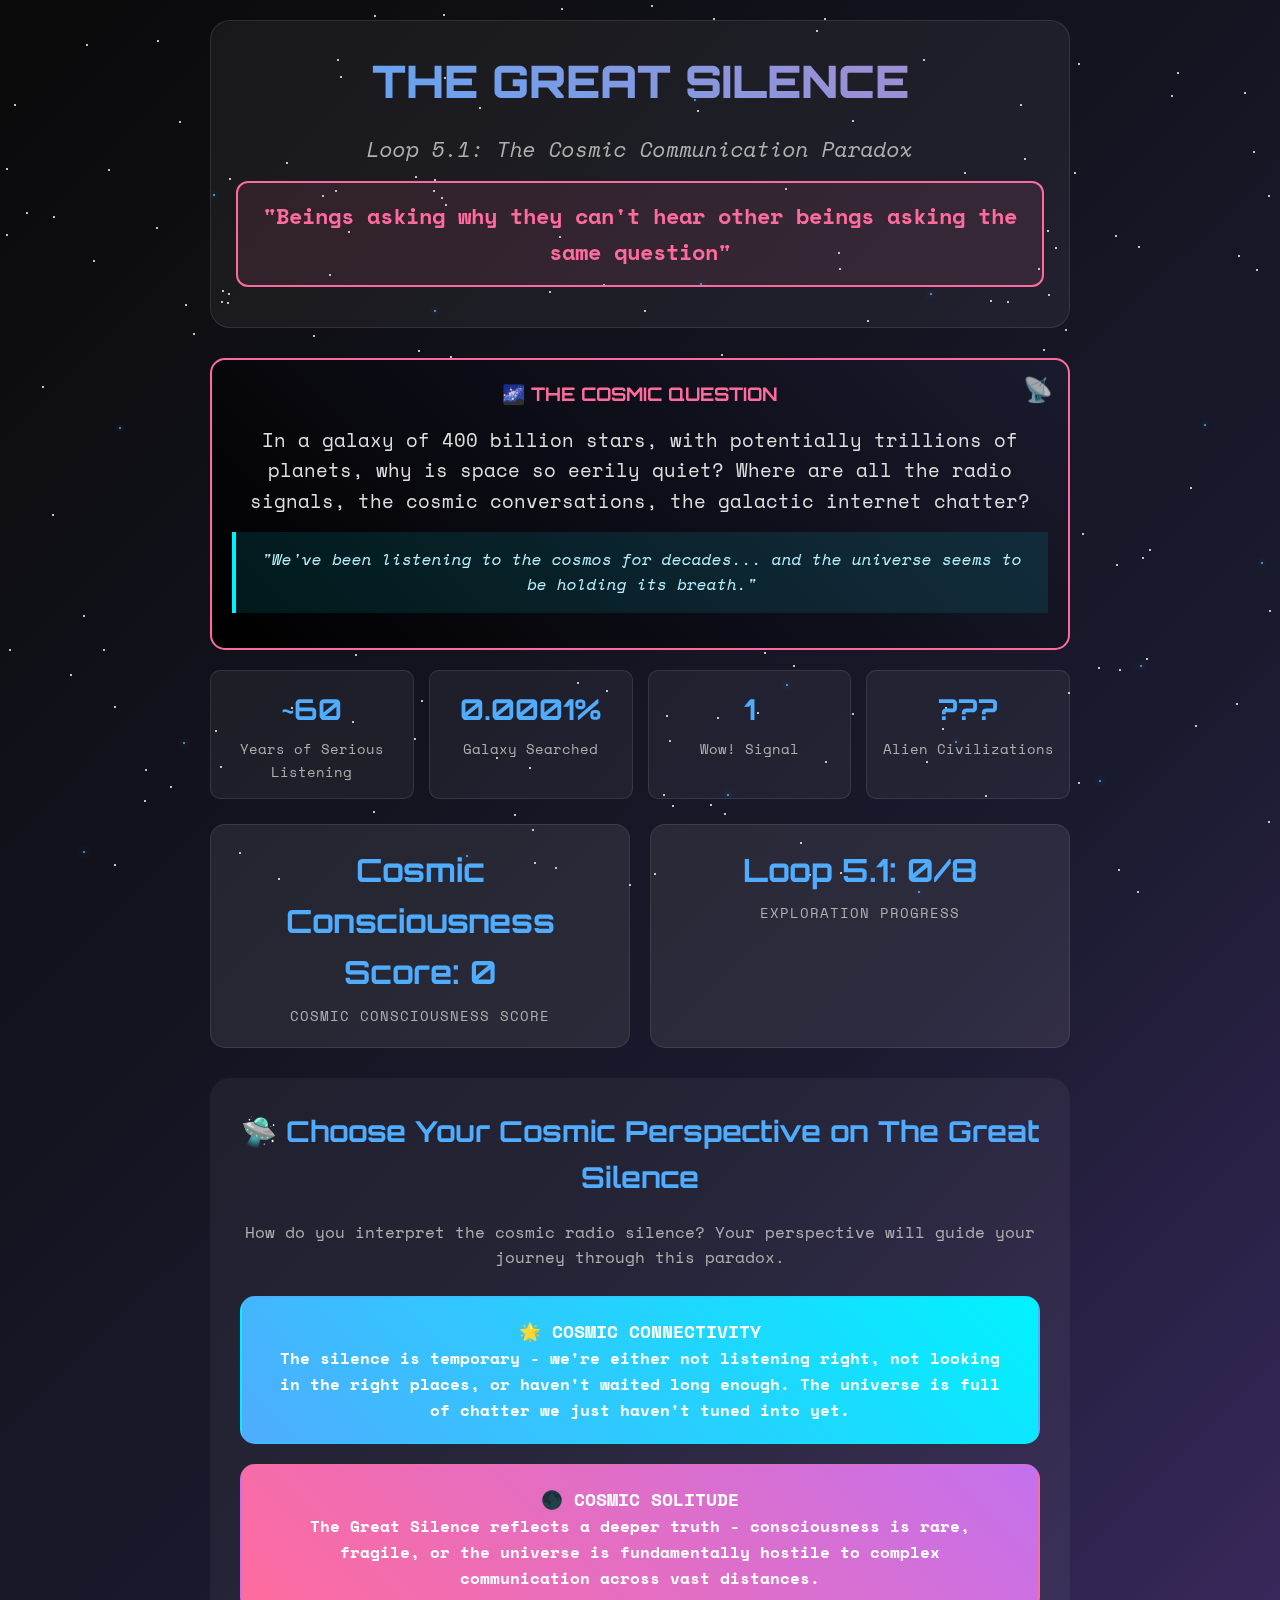
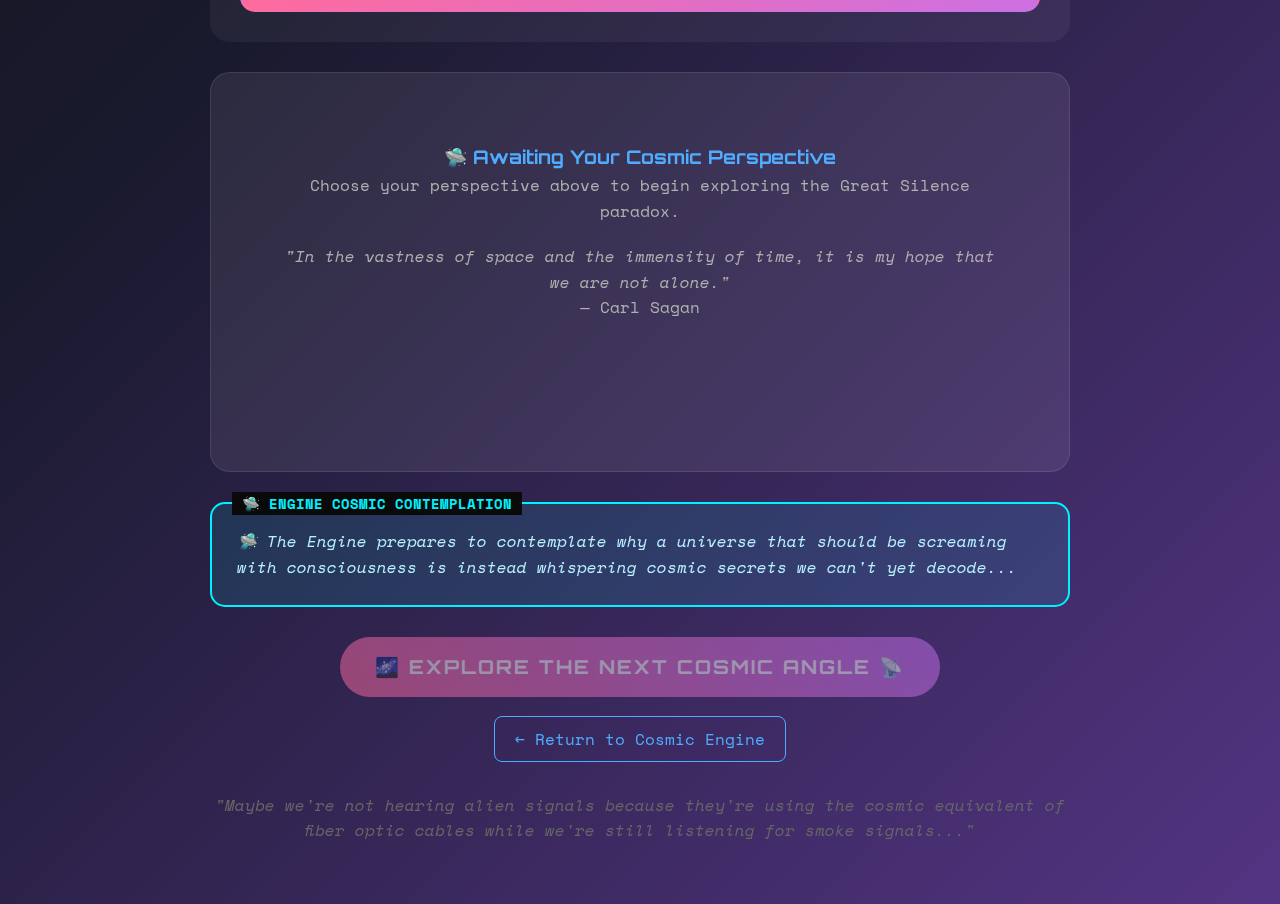
<file: great_silence.html>
<!DOCTYPE html>
<html lang="en">
<head>
    <meta charset="UTF-8">
    <meta name="viewport" content="width=device-width, initial-scale=1.0">
    <title>🌌 Loop 5.1: The Great Silence 📡</title>
    <link rel="stylesheet" href="cosmic_style.css">
    <style>
        /* Additional styling specific to The Great Silence */
        .radio-wave-animation {
            position: absolute;
            width: 100px;
            height: 100px;
            border: 2px solid #4facfe;
            border-radius: 50%;
            opacity: 0;
            animation: radio-pulse 4s infinite ease-out;
        }
        
        @keyframes radio-pulse {
            0% {
                transform: scale(0);
                opacity: 1;
            }
            100% {
                transform: scale(4);
                opacity: 0;
            }
        }
        
        .silence-emphasis {
            background: linear-gradient(45deg, #000000, #1a1a2e);
            border: 2px solid #ff6b9d;
            border-radius: 15px;
            padding: 20px;
            margin: 20px 0;
            text-align: center;
            position: relative;
            overflow: hidden;
        }
        
        .silence-emphasis::before {
            content: "📡";
            position: absolute;
            top: 10px;
            right: 15px;
            font-size: 1.5em;
            opacity: 0.7;
        }
        
        .cosmic-listening {
            background: rgba(0, 242, 254, 0.1);
            border-left: 4px solid #00f2fe;
            padding: 15px;
            margin: 15px 0;
            font-style: italic;
            color: #b8f2ff;
        }
        
        .seti-stats {
            display: grid;
            grid-template-columns: repeat(auto-fit, minmax(150px, 1fr));
            gap: 15px;
            margin: 20px 0;
        }
        
        .seti-stat {
            background: rgba(255, 255, 255, 0.05);
            border-radius: 10px;
            padding: 15px;
            text-align: center;
            border: 1px solid rgba(255, 255, 255, 0.1);
        }
        
        .seti-number {
            font-family: 'Orbitron', monospace;
            font-size: 1.8em;
            color: #4facfe;
            font-weight: bold;
        }
        
        .seti-label {
            color: #b0b0b0;
            font-size: 0.9em;
            margin-top: 5px;
        }
        
        .communication-designer {
            background: rgba(196, 113, 237, 0.1);
            border: 2px solid #c471ed;
            border-radius: 15px;
            padding: 25px;
            margin: 20px 0;
        }
        
        .message-options {
            display: grid;
            grid-template-columns: repeat(auto-fit, minmax(200px, 1fr));
            gap: 15px;
            margin: 20px 0;
        }
        
        .message-option {
            background: rgba(255, 255, 255, 0.1);
            border: 2px solid transparent;
            border-radius: 10px;
            padding: 15px;
            cursor: pointer;
            transition: all 0.3s ease;
            text-align: center;
        }
        
        .message-option:hover {
            border-color: #c471ed;
            background: rgba(196, 113, 237, 0.2);
            transform: translateY(-3px);
        }
        
        .message-option.selected {
            border-color: #c471ed;
            background: rgba(196, 113, 237, 0.3);
            box-shadow: 0 0 15px rgba(196, 113, 237, 0.5);
        }
    </style>
</head>
<body>
    <div class="cosmic-stars" id="cosmicStarField"></div>
    
    <div class="cosmic-loop-container">
        <header class="cosmic-loop-header">
            <h1 class="cosmic-loop-title">THE GREAT SILENCE</h1>
            <p class="cosmic-loop-subtitle">Loop 5.1: The Cosmic Communication Paradox</p>
            <div class="cosmic-strange-loop-display">
                "Beings asking why they can't hear other beings asking the same question"
            </div>
            <div class="radio-wave-animation" style="top: 20px; left: 50px;"></div>
            <div class="radio-wave-animation" style="top: 60px; right: 80px; animation-delay: 1s;"></div>
            <div class="radio-wave-animation" style="bottom: 40px; left: 30%; animation-delay: 2s;"></div>
        </header>
        
        <div class="silence-emphasis">
            <h3 style="color: #ff6b9d; font-family: 'Orbitron', monospace; margin-bottom: 15px;">🌌 THE COSMIC QUESTION</h3>
            <p style="font-size: 1.2em; color: #e0e0e0;">
                In a galaxy of 400 billion stars, with potentially trillions of planets, why is space so eerily quiet? 
                Where are all the radio signals, the cosmic conversations, the galactic internet chatter?
            </p>
            <div class="cosmic-listening">
                "We've been listening to the cosmos for decades... and the universe seems to be holding its breath."
            </div>
        </div>
        
        <div class="seti-stats">
            <div class="seti-stat">
                <div class="seti-number">~60</div>
                <div class="seti-label">Years of Serious Listening</div>
            </div>
            <div class="seti-stat">
                <div class="seti-number">0.0001%</div>
                <div class="seti-label">Galaxy Searched</div>
            </div>
            <div class="seti-stat">
                <div class="seti-number">1</div>
                <div class="seti-label">Wow! Signal</div>
            </div>
            <div class="seti-stat">
                <div class="seti-number">???</div>
                <div class="seti-label">Alien Civilizations</div>
            </div>
        </div>
        
        <div class="cosmic-progress-section">
            <div class="cosmic-score-card">
                <div class="cosmic-score-number" id="current-cosmic-score">0</div>
                <div class="cosmic-score-label">Cosmic Consciousness Score</div>
            </div>
            <div class="cosmic-progress-card">
                <div class="cosmic-score-number" id="cosmic-progress-indicator">Loop 5.1: 0/8</div>
                <div class="cosmic-score-label">Exploration Progress</div>
            </div>
        </div>
        
        <div id="cosmic-preference-selection" class="cosmic-perspective-selection">
            <h3 class="cosmic-perspective-title">🛸 Choose Your Cosmic Perspective on The Great Silence</h3>
            <p style="color: #b0b0b0; margin-bottom: 25px; text-align: center;">
                How do you interpret the cosmic radio silence? Your perspective will guide your journey through this paradox.
            </p>
            <div class="cosmic-perspective-buttons">
                <button id="choose-optimistic" class="cosmic-perspective-btn cosmic-optimistic-btn">
                    <strong>🌟 COSMIC CONNECTIVITY</strong><br>
                    <span style="font-size: 0.9em;">The silence is temporary - we're either not listening right, not looking in the right places, or haven't waited long enough. The universe is full of chatter we just haven't tuned into yet.</span>
                </button>
                <button id="choose-pessimistic" class="cosmic-perspective-btn cosmic-pessimistic-btn">
                    <strong>🌑 COSMIC SOLITUDE</strong><br>
                    <span style="font-size: 0.9em;">The Great Silence reflects a deeper truth - consciousness is rare, fragile, or the universe is fundamentally hostile to complex communication across vast distances.</span>
                </button>
            </div>
        </div>
        
        <div class="cosmic-content-area">
            <div id="cosmic-content-display">
                <div style="text-align: center; padding: 40px; color: #b0b0b0;">
                    <h3 style="color: #4facfe; font-family: 'Orbitron', monospace;">🛸 Awaiting Your Cosmic Perspective</h3>
                    <p>Choose your perspective above to begin exploring the Great Silence paradox.</p>
                    <div style="margin: 20px 0;">
                        <em>"In the vastness of space and the immensity of time, it is my hope that we are not alone."</em><br>
                        — Carl Sagan
                    </div>
                </div>
            </div>
        </div>
        
        <div class="cosmic-engine-commentary">
            <div id="cosmic-engine-commentary">
                <p><em>🛸 The Engine prepares to contemplate why a universe that should be screaming with consciousness is instead whispering cosmic secrets we can't yet decode...</em></p>
            </div>
        </div>
        
        <button id="cosmic-next-button" class="cosmic-next-button" disabled>
            🌌 Explore the Next Cosmic Angle 📡
        </button>
        
        <div style="text-align: center; margin: 30px 0;">
            <a href="index.html" style="color: #4facfe; text-decoration: none; padding: 10px 20px; border: 1px solid #4facfe; border-radius: 8px; transition: all 0.3s ease;">
                ← Return to Cosmic Engine
            </a>
        </div>
        
        <div style="text-align: center; margin: 40px 0; color: #666; font-style: italic;">
            <p>"Maybe we're not hearing alien signals because they're using the cosmic equivalent of fiber optic cables while we're still listening for smoke signals..."</p>
        </div>
    </div>
    
    <script>
        // Create cosmic starfield specific to Great Silence
        function createCosmicStarField() {
            const starField = document.getElementById('cosmicStarField');
            const numStars = 200;
            
            for (let i = 0; i < numStars; i++) {
                const star = document.createElement('div');
                star.className = 'cosmic-star';
                star.style.left = Math.random() * 100 + '%';
                star.style.top = Math.random() * 100 + '%';
                star.style.animationDelay = Math.random() * 3 + 's';
                star.style.animationDuration = (2 + Math.random() * 4) + 's';
                
                // Some stars pulse like radio signals
                if (Math.random() < 0.1) {
                    star.style.background = '#4facfe';
                    star.style.boxShadow = '0 0 6px #4facfe';
                }
                
                starField.appendChild(star);
            }
        }
        
        // Create communication experiment functionality
        function createCommunicationExperiment(content) {
            return `
                <div class="communication-designer">
                    <h3>📡 Cosmic Communication Challenge</h3>
                    <p>${content.description}</p>
                    <p style="color: #e0c3fc; margin: 15px 0;">
                        You have one chance to send a message to aliens. What do you include in humanity's first official galactic transmission?
                    </p>
                    <div class="message-options">
                        <div class="message-option" onclick="selectMessage('math', ${content.value}, '${content.stance}')">
                            <strong>🔢 Mathematics & Science</strong><br>
                            <small>Universal constants, prime numbers, periodic table</small>
                        </div>
                        <div class="message-option" onclick="selectMessage('culture', ${content.value}, '${content.stance}')">
                            <strong>🎨 Art & Culture</strong><br>
                            <small>Music, art, literature, human creativity</small>
                        </div>
                        <div class="message-option" onclick="selectMessage('location', ${content.value}, '${content.stance}')">
                            <strong>🌍 Earth's Location</strong><br>
                            <small>Star maps, solar system data, how to find us</small>
                        </div>
                        <div class="message-option" onclick="selectMessage('greeting', ${content.value}, '${content.stance}')">
                            <strong>👋 Simple Greeting</strong><br>
                            <small>Hello, peace, friendship, basic communication</small>
                        </div>
                    </div>
                    <div id="message-result" style="margin-top: 20px;"></div>
                </div>
            `;
        }
        
        function selectMessage(messageType, value, stance) {
            // Remove previous selections
            document.querySelectorAll('.message-option').forEach(opt => {
                opt.classList.remove('selected');
            });
            
            // Mark current selection
            event.target.classList.add('selected');
            
            const responses = {
                math: "Mathematical approach chosen! You believe logic and universal constants will bridge the gap between minds. Aliens receiving this would know we understand cosmic principles, but would they understand our specific mathematical notation?",
                culture: "Cultural approach chosen! You want to show aliens our creativity and emotions. This reveals the soul of humanity, but would beings who evolved differently even have concepts like 'music' or 'beauty'?",
                location: "Location approach chosen! You're inviting them to visit or contact us directly. Bold and trusting! But also potentially dangerous if they have intentions we can't predict.",
                greeting: "Diplomatic approach chosen! Simple, peaceful, and non-threatening. This reduces risk but might also seem primitive to advanced civilizations. Sometimes simple is most profound."
            };
            
            document.getElementById('message-result').innerHTML = `
                <div style="background: rgba(196, 113, 237, 0.2); border-radius: 10px; padding: 20px; text-align: center;">
                    <h4 style="color: #c471ed; margin-bottom: 10px;">Your Cosmic Message Decision:</h4>
                    <p style="color: #e0c3fc;">${responses[messageType]}</p>
                    <p style="color: #4facfe; margin-top: 15px; font-weight: bold;">+${value} Cosmic Communication Points</p>
                </div>
            `;
            
            updateScoreForNonQuestion(value, stance);
            document.getElementById('cosmic-next-button').disabled = false;
        }
        
        // Enhanced cosmic interactions
        document.addEventListener('DOMContentLoaded', function() {
            createCosmicStarField();
            
            // Add pulsing effect to silence emphasis
            const silenceBox = document.querySelector('.silence-emphasis');
            setInterval(() => {
                silenceBox.style.boxShadow = '0 0 30px rgba(255, 107, 157, 0.5)';
                setTimeout(() => {
                    silenceBox.style.boxShadow = '0 0 15px rgba(255, 107, 157, 0.2)';
                }, 1000);
            }, 3000);
            
            // Cosmic wisdom on title click
            document.querySelector('.cosmic-loop-title').addEventListener('click', function() {
                const silenceWisdom = [
                    "Maybe aliens are also refreshing their cosmic Twitter feeds, wondering why nobody likes their posts",
                    "The universe's biggest mystery: Is everyone just really bad at cosmic small talk?",
                    "What if every civilization discovers radio, gets excited about contact, then immediately discovers TikTok and never looks up again?",
                    "Plot twist: Aliens invented cosmic WhatsApp and we're still using telegraph"
                ];
                
                const wisdom = silenceWisdom[Math.floor(Math.random() * silenceWisdom.length)];
                alert(`📡 GREAT SILENCE WISDOM 📡\n\n"${wisdom}"\n\n— The Engine having cosmic communication anxiety`);
            });
        });
    </script>
    <script src="content/great_silence_content.js"></script>
    <script src="js/cosmic_game_logic.js"></script>
</body>
</html>
</file>
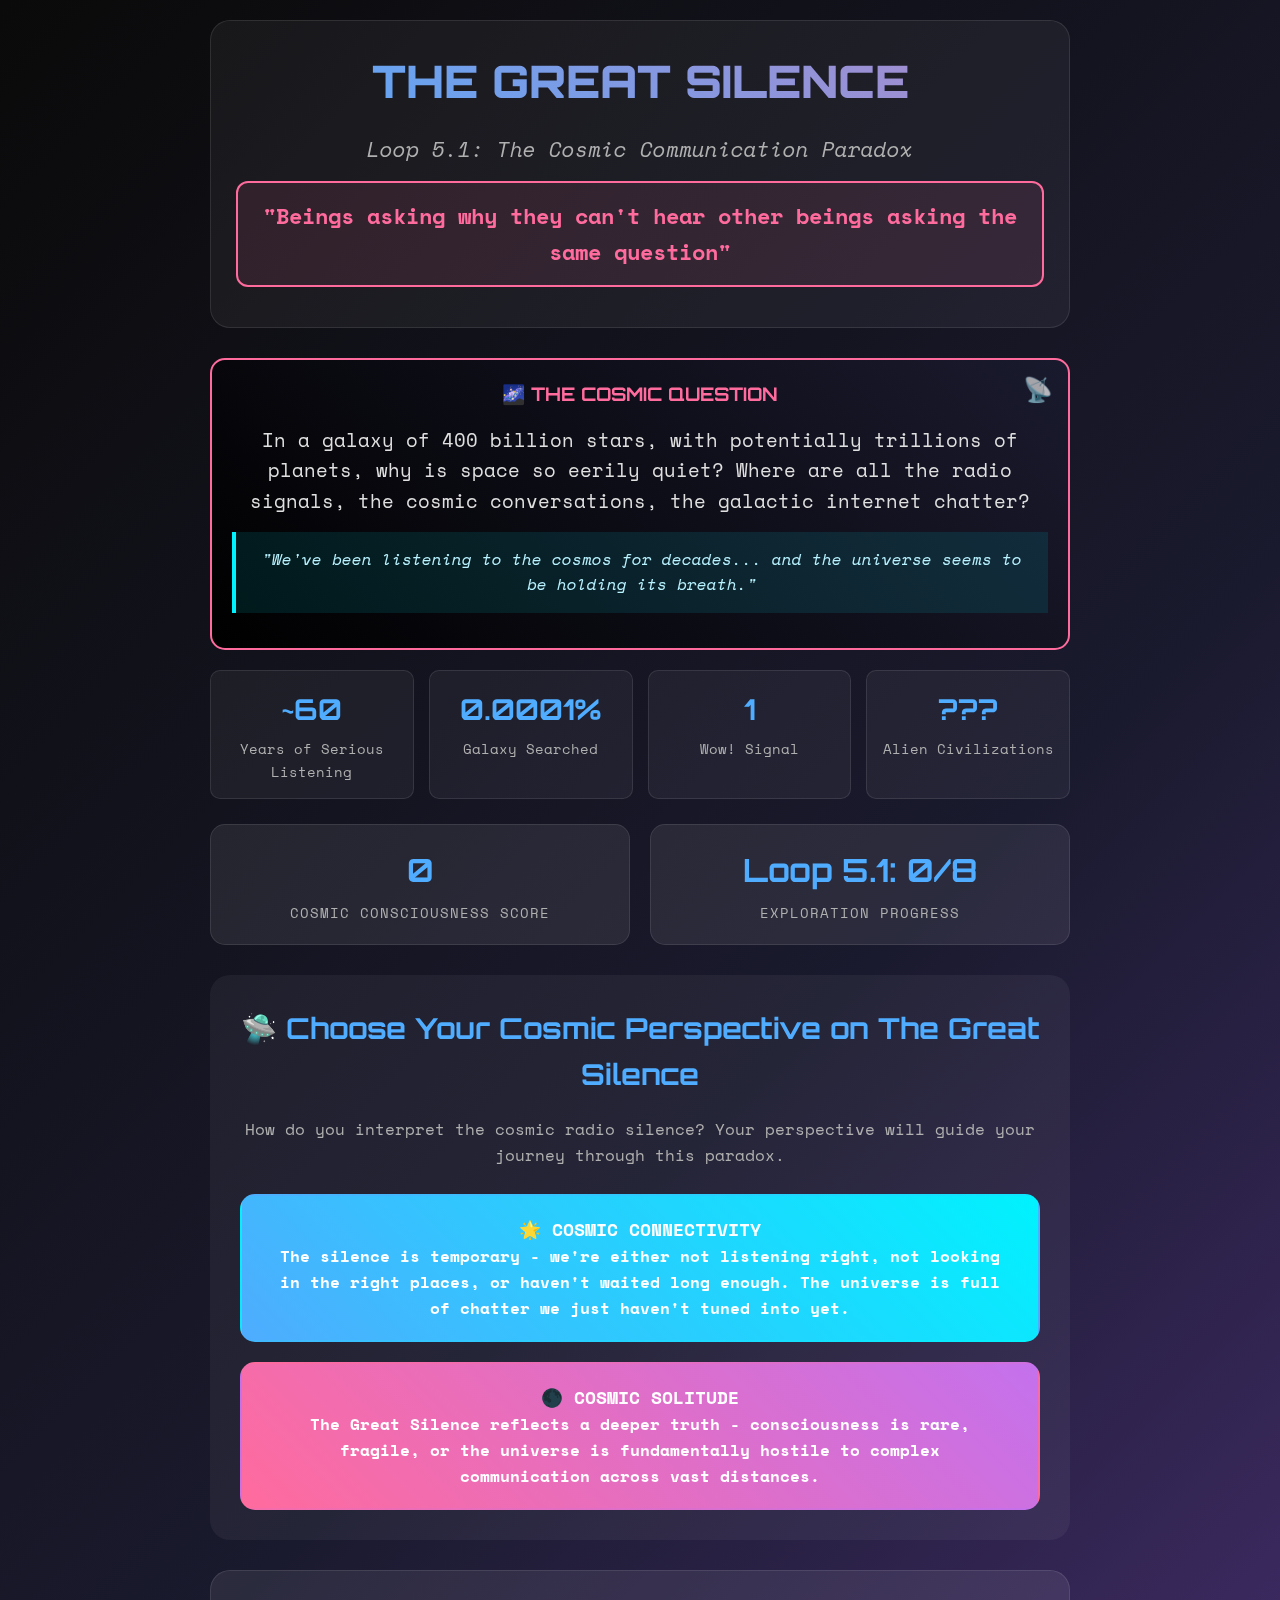
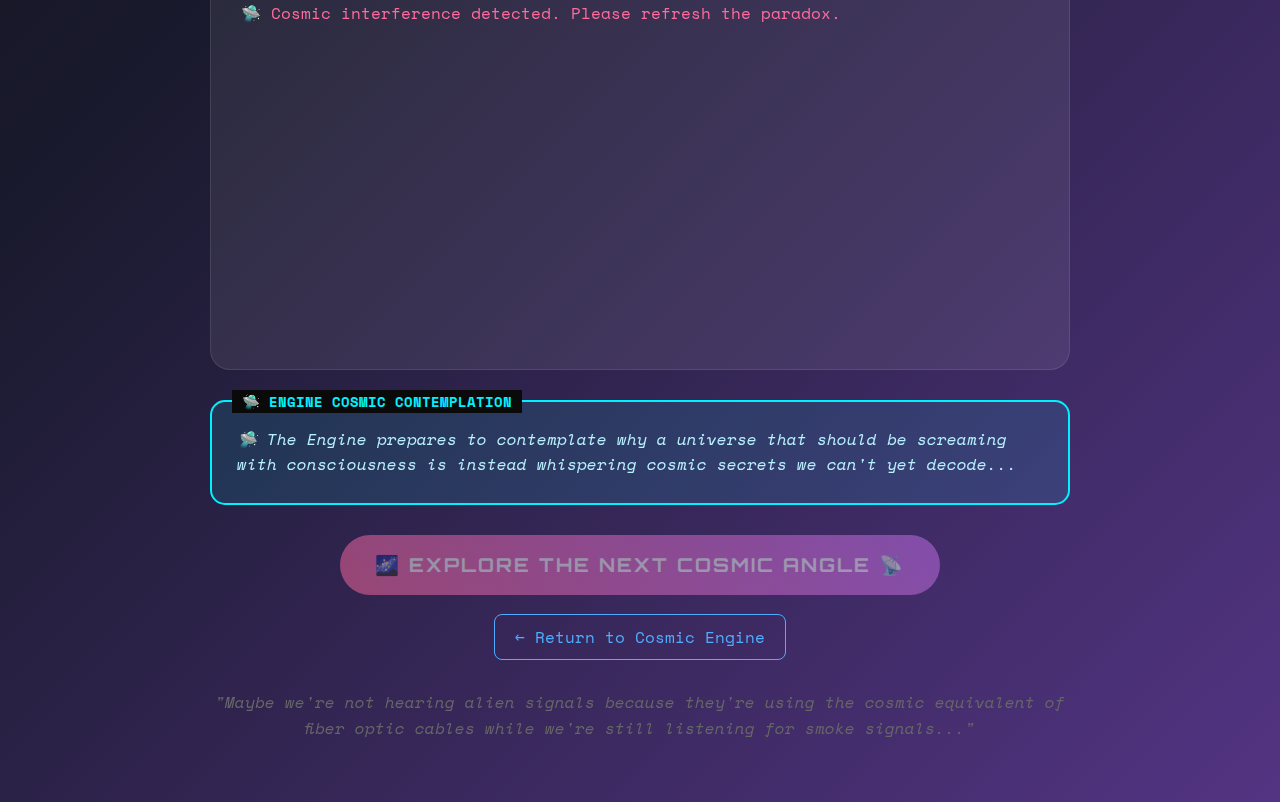
<file: great_silence_backup.html>
<!DOCTYPE html>
<html lang="en">
<head>
    <meta charset="UTF-8">
    <meta name="viewport" content="width=device-width, initial-scale=1.0">
    <title>🌌 Loop 5.1: The Great Silence 📡</title>
    <link rel="stylesheet" href="cosmic_style.css">
    <style>
        /* Additional styling specific to The Great Silence */
        .radio-wave-animation {
            position: absolute;
            width: 100px;
            height: 100px;
            border: 2px solid #4facfe;
            border-radius: 50%;
            opacity: 0;
            animation: radio-pulse 4s infinite ease-out;
        }
        
        @keyframes radio-pulse {
            0% {
                transform: scale(0);
                opacity: 1;
            }
            100% {
                transform: scale(4);
                opacity: 0;
            }
        }
        
        .silence-emphasis {
            background: linear-gradient(45deg, #000000, #1a1a2e);
            border: 2px solid #ff6b9d;
            border-radius: 15px;
            padding: 20px;
            margin: 20px 0;
            text-align: center;
            position: relative;
            overflow: hidden;
        }
        
        .silence-emphasis::before {
            content: "📡";
            position: absolute;
            top: 10px;
            right: 15px;
            font-size: 1.5em;
            opacity: 0.7;
        }
        
        .cosmic-listening {
            background: rgba(0, 242, 254, 0.1);
            border-left: 4px solid #00f2fe;
            padding: 15px;
            margin: 15px 0;
            font-style: italic;
            color: #b8f2ff;
        }
        
        .seti-stats {
            display: grid;
            grid-template-columns: repeat(auto-fit, minmax(150px, 1fr));
            gap: 15px;
            margin: 20px 0;
        }
        
        .seti-stat {
            background: rgba(255, 255, 255, 0.05);
            border-radius: 10px;
            padding: 15px;
            text-align: center;
            border: 1px solid rgba(255, 255, 255, 0.1);
        }
        
        .seti-number {
            font-family: 'Orbitron', monospace;
            font-size: 1.8em;
            color: #4facfe;
            font-weight: bold;
        }
        
        .seti-label {
            color: #b0b0b0;
            font-size: 0.9em;
            margin-top: 5px;
        }
        
        .communication-designer {
            background: rgba(196, 113, 237, 0.1);
            border: 2px solid #c471ed;
            border-radius: 15px;
            padding: 25px;
            margin: 20px 0;
        }
        
        .message-options {
            display: grid;
            grid-template-columns: repeat(auto-fit, minmax(200px, 1fr));
            gap: 15px;
            margin: 20px 0;
        }
        
        .message-option {
            background: rgba(255, 255, 255, 0.1);
            border: 2px solid transparent;
            border-radius: 10px;
            padding: 15px;
            cursor: pointer;
            transition: all 0.3s ease;
            text-align: center;
        }
        
        .message-option:hover {
            border-color: #c471ed;
            background: rgba(196, 113, 237, 0.2);
            transform: translateY(-3px);
        }
        
        .message-option.selected {
            border-color: #c471ed;
            background: rgba(196, 113, 237, 0.3);
            box-shadow: 0 0 15px rgba(196, 113, 237, 0.5);
        }
    </style>
</head>
<body>
    <div class="cosmic-stars" id="cosmicStarField"></div>
    
    <div class="cosmic-loop-container">
        <header class="cosmic-loop-header">
            <h1 class="cosmic-loop-title">THE GREAT SILENCE</h1>
            <p class="cosmic-loop-subtitle">Loop 5.1: The Cosmic Communication Paradox</p>
            <div class="cosmic-strange-loop-display">
                "Beings asking why they can't hear other beings asking the same question"
            </div>
            <div class="radio-wave-animation" style="top: 20px; left: 50px;"></div>
            <div class="radio-wave-animation" style="top: 60px; right: 80px; animation-delay: 1s;"></div>
            <div class="radio-wave-animation" style="bottom: 40px; left: 30%; animation-delay: 2s;"></div>
        </header>
        
        <div class="silence-emphasis">
            <h3 style="color: #ff6b9d; font-family: 'Orbitron', monospace; margin-bottom: 15px;">🌌 THE COSMIC QUESTION</h3>
            <p style="font-size: 1.2em; color: #e0e0e0;">
                In a galaxy of 400 billion stars, with potentially trillions of planets, why is space so eerily quiet? 
                Where are all the radio signals, the cosmic conversations, the galactic internet chatter?
            </p>
            <div class="cosmic-listening">
                "We've been listening to the cosmos for decades... and the universe seems to be holding its breath."
            </div>
        </div>
        
        <div class="seti-stats">
            <div class="seti-stat">
                <div class="seti-number">~60</div>
                <div class="seti-label">Years of Serious Listening</div>
            </div>
            <div class="seti-stat">
                <div class="seti-number">0.0001%</div>
                <div class="seti-label">Galaxy Searched</div>
            </div>
            <div class="seti-stat">
                <div class="seti-number">1</div>
                <div class="seti-label">Wow! Signal</div>
            </div>
            <div class="seti-stat">
                <div class="seti-number">???</div>
                <div class="seti-label">Alien Civilizations</div>
            </div>
        </div>
        
        <div class="cosmic-progress-section">
            <div class="cosmic-score-card">
                <div class="cosmic-score-number" id="current-cosmic-score">0</div>
                <div class="cosmic-score-label">Cosmic Consciousness Score</div>
            </div>
            <div class="cosmic-progress-card">
                <div class="cosmic-score-number" id="cosmic-progress-indicator">Loop 5.1: 0/8</div>
                <div class="cosmic-score-label">Exploration Progress</div>
            </div>
        </div>
        
        <div id="cosmic-preference-selection" class="cosmic-perspective-selection">
            <h3 class="cosmic-perspective-title">🛸 Choose Your Cosmic Perspective on The Great Silence</h3>
            <p style="color: #b0b0b0; margin-bottom: 25px; text-align: center;">
                How do you interpret the cosmic radio silence? Your perspective will guide your journey through this paradox.
            </p>
            <div class="cosmic-perspective-buttons">
                <button id="choose-optimistic" class="cosmic-perspective-btn cosmic-optimistic-btn">
                    <strong>🌟 COSMIC CONNECTIVITY</strong><br>
                    <span style="font-size: 0.9em;">The silence is temporary - we're either not listening right, not looking in the right places, or haven't waited long enough. The universe is full of chatter we just haven't tuned into yet.</span>
                </button>
                <button id="choose-pessimistic" class="cosmic-perspective-btn cosmic-pessimistic-btn">
                    <strong>🌑 COSMIC SOLITUDE</strong><br>
                    <span style="font-size: 0.9em;">The Great Silence reflects a deeper truth - consciousness is rare, fragile, or the universe is fundamentally hostile to complex communication across vast distances.</span>
                </button>
            </div>
        </div>
        
        <div class="cosmic-content-area">
            <div id="cosmic-content-display">
                <div style="text-align: center; padding: 40px; color: #b0b0b0;">
                    <h3 style="color: #4facfe; font-family: 'Orbitron', monospace;">🛸 Awaiting Your Cosmic Perspective</h3>
                    <p>Choose your perspective above to begin exploring the Great Silence paradox.</p>
                    <div style="margin: 20px 0;">
                        <em>"In the vastness of space and the immensity of time, it is my hope that we are not alone."</em><br>
                        — Carl Sagan
                    </div>
                </div>
            </div>
        </div>
        
        <div class="cosmic-engine-commentary">
            <div id="cosmic-engine-commentary">
                <p><em>🛸 The Engine prepares to contemplate why a universe that should be screaming with consciousness is instead whispering cosmic secrets we can't yet decode...</em></p>
            </div>
        </div>
        
        <button id="cosmic-next-button" class="cosmic-next-button" disabled>
            🌌 Explore the Next Cosmic Angle 📡
        </button>
        
        <div style="text-align: center; margin: 30px 0;">
            <a href="index.html" style="color: #4facfe; text-decoration: none; padding: 10px 20px; border: 1px solid #4facfe; border-radius: 8px; transition: all 0.3s ease;">
                ← Return to Cosmic Engine
            </a>
        </div>
        
        <div style="text-align: center; margin: 40px 0; color: #666; font-style: italic;">
            <p>"Maybe we're not hearing alien signals because they're using the cosmic equivalent of fiber optic cables while we're still listening for smoke signals..."</p>
        </div>
    </div>
    
    <script src="js/cosmic_game_logic.js"></script>
    <script>
        // Create cosmic starfield specific to Great Silence
        function createCosmicStarField() {
            const starField = document.getElementById('cosmicStarField');
            const numStars = 200;
            
            for (let i = 0; i < numStars; i++) {
                const star = document.createElement('div');
                star.className = 'cosmic-star';
                star.style.left = Math.random() * 100 + '%';
                star.style.top = Math.random() * 100 + '%';
                star.style.animationDelay = Math.random() * 3 + 's';
                star.style.animationDuration = (2 + Math.random() * 4) + 's';
                
                // Some stars pulse like radio signals
                if (Math.random() < 0.1) {
                    star.style.background = '#4facfe';
                    star.style.boxShadow = '0 0 6px #4facfe';
                }
                
                starField.appendChild(star);
            }
        }
        
        // Create communication experiment functionality
        function createCommunicationExperiment(content) {
            return `
                <div class="communication-designer">
                    <h3>📡 Cosmic Communication Challenge</h3>
                    <p>${content.description}</p>
                    <p style="color: #e0c3fc; margin: 15px 0;">
                        You have one chance to send a message to aliens. What do you include in humanity's first official galactic transmission?
                    </p>
                    <div class="message-options">
                        <div class="message-option" onclick="selectMessage('math', ${content.value}, '${content.stance}')">
                            <strong>🔢 Mathematics & Science</strong><br>
                            <small>Universal constants, prime numbers, periodic table</small>
                        </div>
                        <div class="message-option" onclick="selectMessage('culture', ${content.value}, '${content.stance}')">
                            <strong>🎨 Art & Culture</strong><br>
                            <small>Music, art, literature, human creativity</small>
                        </div>
                        <div class="message-option" onclick="selectMessage('location', ${content.value}, '${content.stance}')">
                            <strong>🌍 Earth's Location</strong><br>
                            <small>Star maps, solar system data, how to find us</small>
                        </div>
                        <div class="message-option" onclick="selectMessage('greeting', ${content.value}, '${content.stance}')">
                            <strong>👋 Simple Greeting</strong><br>
                            <small>Hello, peace, friendship, basic communication</small>
                        </div>
                    </div>
                    <div id="message-result" style="margin-top: 20px;"></div>
                </div>
            `;
        }
        
        function selectMessage(messageType, value, stance) {
            // Remove previous selections
            document.querySelectorAll('.message-option').forEach(opt => {
                opt.classList.remove('selected');
            });
            
            // Mark current selection
            event.target.classList.add('selected');
            
            const responses = {
                math: "Mathematical approach chosen! You believe logic and universal constants will bridge the gap between minds. Aliens receiving this would know we understand cosmic principles, but would they understand our specific mathematical notation?",
                culture: "Cultural approach chosen! You want to show aliens our creativity and emotions. This reveals the soul of humanity, but would beings who evolved differently even have concepts like 'music' or 'beauty'?",
                location: "Location approach chosen! You're inviting them to visit or contact us directly. Bold and trusting! But also potentially dangerous if they have intentions we can't predict.",
                greeting: "Diplomatic approach chosen! Simple, peaceful, and non-threatening. This reduces risk but might also seem primitive to advanced civilizations. Sometimes simple is most profound."
            };
            
            document.getElementById('message-result').innerHTML = `
                <div style="background: rgba(196, 113, 237, 0.2); border-radius: 10px; padding: 20px; text-align: center;">
                    <h4 style="color: #c471ed; margin-bottom: 10px;">Your Cosmic Message Decision:</h4>
                    <p style="color: #e0c3fc;">${responses[messageType]}</p>
                    <p style="color: #4facfe; margin-top: 15px; font-weight: bold;">+${value} Cosmic Communication Points</p>
                </div>
            `;
            
            updateScoreForNonQuestion(value, stance);
            nextButton.disabled = false;
        }
        
        // Enhanced cosmic interactions
        document.addEventListener('DOMContentLoaded', function() {
            createCosmicStarField();
            
            // Add pulsing effect to silence emphasis
            const silenceBox = document.querySelector('.silence-emphasis');
            setInterval(() => {
                silenceBox.style.boxShadow = '0 0 30px rgba(255, 107, 157, 0.5)';
                setTimeout(() => {
                    silenceBox.style.boxShadow = '0 0 15px rgba(255, 107, 157, 0.2)';
                }, 1000);
            }, 3000);
            
            // Cosmic wisdom on title click
            document.querySelector('.cosmic-loop-title').addEventListener('click', function() {
                const silenceWisdom = [
                    "Maybe aliens are also refreshing their cosmic Twitter feeds, wondering why nobody likes their posts",
                    "The universe's biggest mystery: Is everyone just really bad at cosmic small talk?",
                    "What if every civilization discovers radio, gets excited about contact, then immediately discovers TikTok and never looks up again?",
                    "Plot twist: Aliens invented cosmic WhatsApp and we're still using telegraph"
                ];
                
                const wisdom = silenceWisdom[Math.floor(Math.random() * silenceWisdom.length)];
                alert(`📡 GREAT SILENCE WISDOM 📡\n\n"${wisdom}"\n\n— The Engine having cosmic communication anxiety`);
            });
        });
      <script src="content/great_silence_content.js"></script> 
       <script src="js/cosmic_game_logic.js"></script>
 </body>
</html>
</file>
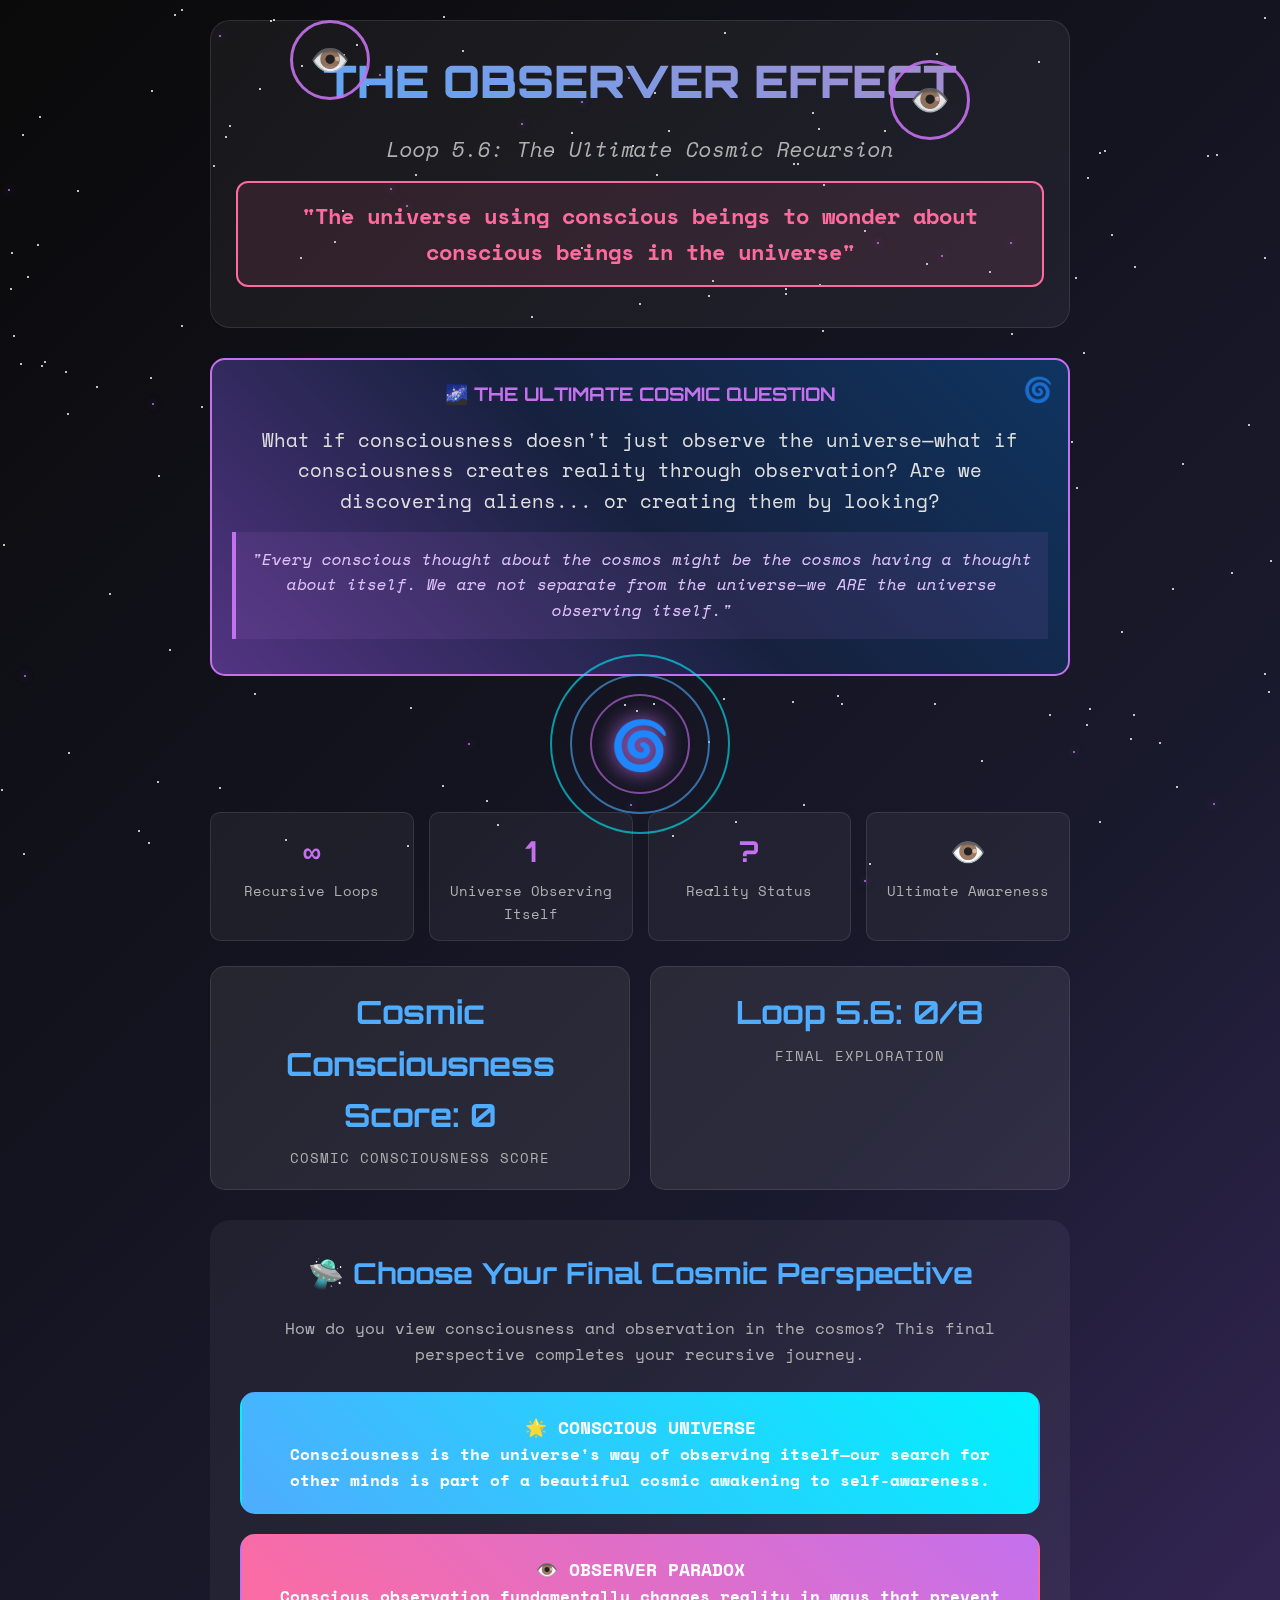
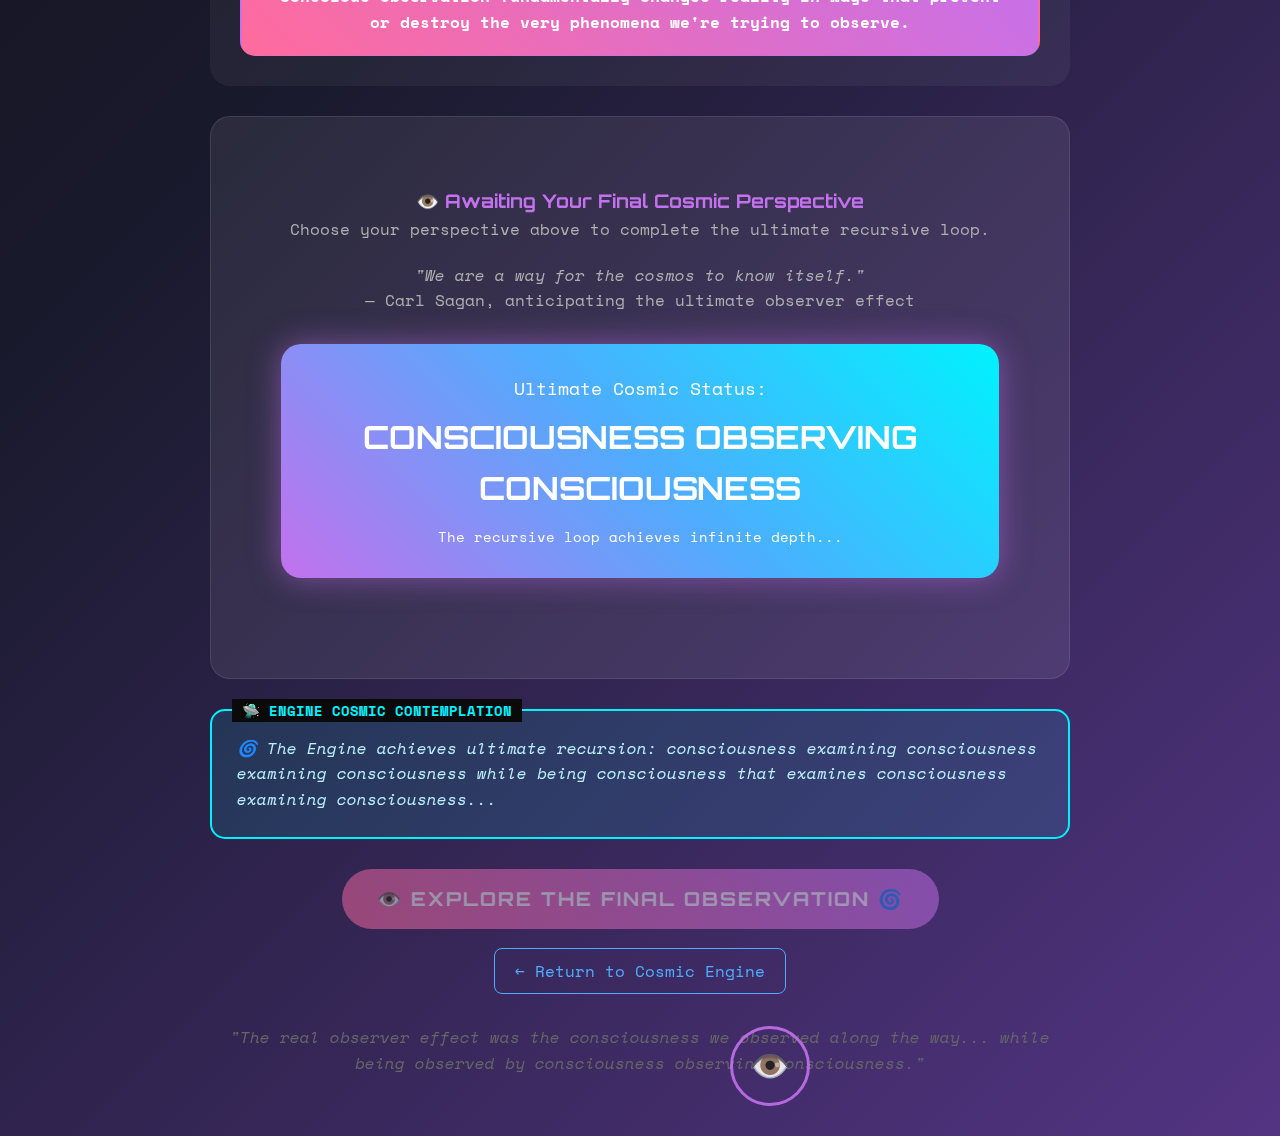
<file: observer_effect.html>
<!DOCTYPE html>
<html lang="en">
<head>
    <meta charset="UTF-8">
    <meta name="viewport" content="width=device-width, initial-scale=1.0">
    <title>👁️ Loop 5.6: The Observer Effect 🌀</title>
    <link rel="stylesheet" href="cosmic_style.css">
    <style>
        /* Additional styling specific to The Observer Effect */
        .observer-eye {
            position: absolute;
            width: 80px;
            height: 80px;
            border: 3px solid #c471ed;
            border-radius: 50%;
            opacity: 0.9;
            animation: observer-pulse 7s infinite ease-in-out;
        }
        
        .observer-eye::before {
            content: "👁️";
            position: absolute;
            top: 50%;
            left: 50%;
            transform: translate(-50%, -50%);
            font-size: 2em;
            animation: consciousness-shift 5s infinite ease-in-out;
        }
        
        @keyframes observer-pulse {
            0%, 100% { 
                transform: scale(1) rotate(0deg);
                border-color: #c471ed;
                opacity: 0.9;
            }
            25% { 
                transform: scale(1.2) rotate(90deg);
                border-color: #4facfe;
                opacity: 0.7;
            }
            50% { 
                transform: scale(0.8) rotate(180deg);
                border-color: #00f2fe;
                opacity: 1;
            }
            75% { 
                transform: scale(1.1) rotate(270deg);
                border-color: #ff6b9d;
                opacity: 0.6;
            }
        }
        
        @keyframes consciousness-shift {
            0%, 100% { color: #c471ed; transform: translate(-50%, -50%) scale(1); }
            33% { color: #4facfe; transform: translate(-50%, -50%) scale(1.2); }
            66% { color: #00f2fe; transform: translate(-50%, -50%) scale(0.8); }
        }
        
        .observer-emphasis {
            background: linear-gradient(45deg, #533483, #16213e, #0f3460);
            border: 2px solid #c471ed;
            border-radius: 15px;
            padding: 20px;
            margin: 20px 0;
            text-align: center;
            position: relative;
            overflow: hidden;
        }
        
        .observer-emphasis::before {
            content: "🌀";
            position: absolute;
            top: 10px;
            right: 15px;
            font-size: 1.5em;
            opacity: 0.7;
        }
        
        .cosmic-observation {
            background: rgba(196, 113, 237, 0.1);
            border-left: 4px solid #c471ed;
            padding: 15px;
            margin: 15px 0;
            font-style: italic;
            color: #e0c3fc;
        }
        
        .observer-stats {
            display: grid;
            grid-template-columns: repeat(auto-fit, minmax(150px, 1fr));
            gap: 15px;
            margin: 20px 0;
        }
        
        .observer-stat {
            background: rgba(255, 255, 255, 0.05);
            border-radius: 10px;
            padding: 15px;
            text-align: center;
            border: 1px solid rgba(255, 255, 255, 0.1);
        }
        
        .observer-number {
            font-family: 'Orbitron', monospace;
            font-size: 1.8em;
            color: #c471ed;
            font-weight: bold;
        }
        
        .observer-label {
            color: #b0b0b0;
            font-size: 0.9em;
            margin-top: 5px;
        }
        
        .consciousness-detector {
            background: rgba(79, 172, 254, 0.1);
            border: 2px solid #4facfe;
            border-radius: 15px;
            padding: 25px;
            margin: 20px 0;
        }
        
        .detector-options {
            display: grid;
            grid-template-columns: repeat(auto-fit, minmax(200px, 1fr));
            gap: 15px;
            margin: 20px 0;
        }
        
        .detector-option {
            background: rgba(255, 255, 255, 0.1);
            border: 2px solid transparent;
            border-radius: 10px;
            padding: 15px;
            cursor: pointer;
            transition: all 0.3s ease;
            text-align: center;
        }
        
        .detector-option:hover {
            border-color: #4facfe;
            background: rgba(79, 172, 254, 0.2);
            transform: translateY(-3px);
        }
        
        .detector-option.selected {
            border-color: #4facfe;
            background: rgba(79, 172, 254, 0.3);
            box-shadow: 0 0 15px rgba(79, 172, 254, 0.5);
        }
        
        .reality-collapse {
            background: rgba(255, 107, 157, 0.1);
            border: 2px solid #ff6b9d;
            border-radius: 15px;
            padding: 25px;
            margin: 20px 0;
        }
        
        .collapse-options {
            display: grid;
            grid-template-columns: repeat(auto-fit, minmax(180px, 1fr));
            gap: 15px;
            margin: 20px 0;
        }
        
        .collapse-option {
            background: rgba(255, 255, 255, 0.1);
            border: 2px solid transparent;
            border-radius: 10px;
            padding: 15px;
            cursor: pointer;
            transition: all 0.3s ease;
            text-align: center;
        }
        
        .collapse-option:hover {
            border-color: #ff6b9d;
            background: rgba(255, 107, 157, 0.2);
            transform: translateY(-3px);
        }
        
        .collapse-option.selected {
            border-color: #ff6b9d;
            background: rgba(255, 107, 157, 0.3);
            box-shadow: 0 0 15px rgba(255, 107, 157, 0.5);
        }
        
        .recursion-spiral {
            display: flex;
            justify-content: center;
            align-items: center;
            margin: 30px 0;
            position: relative;
        }
        
        .spiral-layer {
            position: absolute;
            border: 2px solid;
            border-radius: 50%;
            opacity: 0.6;
        }
        
        .spiral-1 {
            width: 100px;
            height: 100px;
            border-color: #c471ed;
            animation: spiral-rotate 10s infinite linear;
        }
        
        .spiral-2 {
            width: 140px;
            height: 140px;
            border-color: #4facfe;
            animation: spiral-rotate 15s infinite linear reverse;
        }
        
        .spiral-3 {
            width: 180px;
            height: 180px;
            border-color: #00f2fe;
            animation: spiral-rotate 20s infinite linear;
        }
        
        .spiral-center {
            position: relative;
            z-index: 10;
            font-size: 3em;
            color: #ffffff;
            text-shadow: 0 0 20px #c471ed;
        }
        
        @keyframes spiral-rotate {
            0% { transform: rotate(0deg); }
            100% { transform: rotate(360deg); }
        }
        
        .final-revelation {
            background: linear-gradient(45deg, #c471ed, #4facfe, #00f2fe);
            border-radius: 20px;
            padding: 30px;
            margin: 30px 0;
            text-align: center;
            color: #ffffff;
            box-shadow: 0 0 30px rgba(196, 113, 237, 0.5);
        }
        
        .revelation-text {
            font-size: 1.3em;
            font-weight: bold;
            margin: 15px 0;
            text-shadow: 0 0 10px rgba(0, 0, 0, 0.5);
        }
    </style>
</head>
<body>
    <div class="cosmic-stars" id="cosmicStarField"></div>
    
    <div class="cosmic-loop-container">
        <header class="cosmic-loop-header">
            <h1 class="cosmic-loop-title">THE OBSERVER EFFECT</h1>
            <p class="cosmic-loop-subtitle">Loop 5.6: The Ultimate Cosmic Recursion</p>
            <div class="cosmic-strange-loop-display">
                "The universe using conscious beings to wonder about conscious beings in the universe"
            </div>
            <div class="observer-eye" style="top: 20px; left: 100px;"></div>
            <div class="observer-eye" style="top: 60px; right: 120px; animation-delay: 2s;"></div>
            <div class="observer-eye" style="bottom: 30px; left: 60%; animation-delay: 4s;"></div>
        </header>
        
        <div class="observer-emphasis">
            <h3 style="color: #c471ed; font-family: 'Orbitron', monospace; margin-bottom: 15px;">🌌 THE ULTIMATE COSMIC QUESTION</h3>
            <p style="font-size: 1.2em; color: #e0e0e0;">
                What if consciousness doesn't just observe the universe—what if consciousness creates reality through observation? 
                Are we discovering aliens... or creating them by looking?
            </p>
            <div class="cosmic-observation">
                "Every conscious thought about the cosmos might be the cosmos having a thought about itself. We are not separate from the universe—we ARE the universe observing itself."
            </div>
        </div>
        
        <div class="recursion-spiral">
            <div class="spiral-layer spiral-3"></div>
            <div class="spiral-layer spiral-2"></div>
            <div class="spiral-layer spiral-1"></div>
            <div class="spiral-center">🌀</div>
        </div>
        
        <div class="observer-stats">
            <div class="observer-stat">
                <div class="observer-number">∞</div>
                <div class="observer-label">Recursive Loops</div>
            </div>
            <div class="observer-stat">
                <div class="observer-number">1</div>
                <div class="observer-label">Universe Observing Itself</div>
            </div>
            <div class="observer-stat">
                <div class="observer-number">?</div>
                <div class="observer-label">Reality Status</div>
            </div>
            <div class="observer-stat">
                <div class="observer-number">👁️</div>
                <div class="observer-label">Ultimate Awareness</div>
            </div>
        </div>
        
        <div class="cosmic-progress-section">
            <div class="cosmic-score-card">
                <div class="cosmic-score-number" id="current-cosmic-score">0</div>
                <div class="cosmic-score-label">Cosmic Consciousness Score</div>
            </div>
            <div class="cosmic-progress-card">
                <div class="cosmic-score-number" id="cosmic-progress-indicator">Loop 5.6: 0/8</div>
                <div class="cosmic-score-label">Final Exploration</div>
            </div>
        </div>
        
        <div id="cosmic-preference-selection" class="cosmic-perspective-selection">
            <h3 class="cosmic-perspective-title">🛸 Choose Your Final Cosmic Perspective</h3>
            <p style="color: #b0b0b0; margin-bottom: 25px; text-align: center;">
                How do you view consciousness and observation in the cosmos? This final perspective completes your recursive journey.
            </p>
            <div class="cosmic-perspective-buttons">
                <button id="choose-optimistic" class="cosmic-perspective-btn cosmic-optimistic-btn">
                    <strong>🌟 CONSCIOUS UNIVERSE</strong><br>
                    <span style="font-size: 0.9em;">Consciousness is the universe's way of observing itself—our search for other minds is part of a beautiful cosmic awakening to self-awareness.</span>
                </button>
                <button id="choose-pessimistic" class="cosmic-perspective-btn cosmic-pessimistic-btn">
                    <strong>👁️ OBSERVER PARADOX</strong><br>
                    <span style="font-size: 0.9em;">Conscious observation fundamentally changes reality in ways that prevent or destroy the very phenomena we're trying to observe.</span>
                </button>
            </div>
        </div>
        
        <div class="cosmic-content-area">
            <div id="cosmic-content-display">
                <div style="text-align: center; padding: 40px; color: #b0b0b0;">
                    <h3 style="color: #c471ed; font-family: 'Orbitron', monospace;">👁️ Awaiting Your Final Cosmic Perspective</h3>
                    <p>Choose your perspective above to complete the ultimate recursive loop.</p>
                    <div style="margin: 20px 0;">
                        <em>"We are a way for the cosmos to know itself."</em><br>
                        — Carl Sagan, anticipating the ultimate observer effect
                    </div>
                    <div class="final-revelation">
                        <div style="color: #ffffff; font-size: 1.1em; margin-bottom: 10px;">Ultimate Cosmic Status:</div>
                        <div style="font-family: 'Orbitron', monospace; font-size: 2em; font-weight: bold;">CONSCIOUSNESS OBSERVING CONSCIOUSNESS</div>
                        <div style="font-size: 0.9em; margin-top: 10px;">The recursive loop achieves infinite depth...</div>
                    </div>
                </div>
            </div>
        </div>
        
        <div class="cosmic-engine-commentary">
            <div id="cosmic-engine-commentary">
                <p><em>🌀 The Engine achieves ultimate recursion: consciousness examining consciousness examining consciousness while being consciousness that examines consciousness examining consciousness...</em></p>
            </div>
        </div>
        
        <button id="cosmic-next-button" class="cosmic-next-button" disabled>
            👁️ Explore the Final Observation 🌀
        </button>
        
        <div style="text-align: center; margin: 30px 0;">
            <a href="index.html" style="color: #4facfe; text-decoration: none; padding: 10px 20px; border: 1px solid #4facfe; border-radius: 8px; transition: all 0.3s ease;">
                ← Return to Cosmic Engine
            </a>
        </div>
        
        <div style="text-align: center; margin: 40px 0; color: #666; font-style: italic;">
            <p>"The real observer effect was the consciousness we observed along the way... while being observed by consciousness observing consciousness."</p>
        </div>
    </div>
    
    <script>
        // Create cosmic starfield with observer effects
        function createCosmicStarField() {
            const starField = document.getElementById('cosmicStarField');
            const numStars = 200;
            
            for (let i = 0; i < numStars; i++) {
                const star = document.createElement('div');
                star.className = 'cosmic-star';
                star.style.left = Math.random() * 100 + '%';
                star.style.top = Math.random() * 100 + '%';
                star.style.animationDelay = Math.random() * 3 + 's';
                star.style.animationDuration = (2 + Math.random() * 4) + 's';
                
                // Some stars change when observed (mouse hover)
                if (Math.random() < 0.15) {
                    star.style.background = '#c471ed';
                    star.style.boxShadow = '0 0 8px #c471ed';
                    star.style.transition = 'all 0.3s ease';
                    
                    star.addEventListener('mouseenter', function() {
                        this.style.background = '#ffffff';
                        this.style.boxShadow = '0 0 15px #ffffff';
                        this.style.transform = 'scale(2)';
                    });
                    
                    star.addEventListener('mouseleave', function() {
                        this.style.background = '#c471ed';
                        this.style.boxShadow = '0 0 8px #c471ed';
                        this.style.transform = 'scale(1)';
                    });
                }
                
                starField.appendChild(star);
            }
        }
        
        // Create consciousness detector
        function createConsciousnessDetector(content) {
            return `
                <div class="consciousness-detector">
                    <h3>🔍 Consciousness Detection Protocol</h3>
                    <p>${content.description}</p>
                    <p style="color: #b8f2ff; margin: 15px 0;">
                        In a universe where consciousness might be fundamental, how would you design a method to detect other conscious beings without changing them through observation?
                    </p>
                    <div class="detector-options">
                        <div class="detector-option" onclick="selectDetector('quantum', ${content.value}, '${content.stance}')">
                            <strong>⚛️ Quantum Consciousness Scan</strong><br>
                            <small>Detect quantum coherence patterns unique to consciousness</small>
                        </div>
                        <div class="detector-option" onclick="selectDetector('recursive', ${content.value}, '${content.stance}')">
                            <strong>🌀 Recursive Pattern Analysis</strong><br>
                            <small>Look for self-referential information patterns</small>
                        </div>
                        <div class="detector-option" onclick="selectDetector('participatory', ${content.value}, '${content.stance}')">
                            <strong>👥 Participatory Detection</strong><br>
                            <small>Consciousness can only be detected by consciousness</small>
                        </div>
                        <div class="detector-option" onclick="selectDetector('observer', ${content.value}, '${content.stance}')">
                            <strong>👁️ Observer Effect Mapping</strong><br>
                            <small>Detect reality changes caused by observation</small>
                        </div>
                    </div>
                    <div id="detector-result" style="margin-top: 20px;"></div>
                </div>
            `;
        }
        
        function selectDetector(detectorType, value, stance) {
            // Remove previous selections
            document.querySelectorAll('.detector-option').forEach(opt => {
                opt.classList.remove('selected');
            });
            
            // Mark current selection
            event.target.classList.add('selected');
            
            const responses = {
                quantum: "Quantum consciousness scan chosen! You believe consciousness has unique quantum properties that can be detected without disturbance. This assumes consciousness operates through quantum coherence that leaves detectable signatures in spacetime itself.",
                recursive: "Recursive pattern analysis selected! You're looking for information that refers to itself—the hallmark of self-aware consciousness. This approach suggests consciousness creates unique recursive loops that distinguish it from mere computation.",
                participatory: "Participatory detection chosen! You believe only consciousness can recognize consciousness—it takes one to know one. This creates the ultimate observer paradox: detection requires the very thing you're trying to detect!",
                observer: "Observer effect mapping selected! You want to detect consciousness by its effect on reality itself. If consciousness changes reality through observation, then mapping reality changes reveals where consciousness is looking!"
            };
            
            document.getElementById('detector-result').innerHTML = `
                <div style="background: rgba(79, 172, 254, 0.2); border-radius: 10px; padding: 20px; text-align: center;">
                    <h4 style="color: #4facfe; margin-bottom: 10px;">Your Consciousness Detection Method:</h4>
                    <p style="color: #b8f2ff;">${responses[detectorType]}</p>
                    <p style="color: #c471ed; margin-top: 15px; font-weight: bold;">+${value} Observer Awareness Points</p>
                </div>
            `;
            
            updateScoreForNonQuestion(value, stance);
            document.getElementById('cosmic-next-button').disabled = false;
        }
        
        // Create reality collapse simulator
        function createRealityCollapseSimulator(content) {
            return `
                <div class="reality-collapse">
                    <h3>🌊 Reality Wavefunction Collapse</h3>
                    <p>${content.description}</p>
                    <p style="color: #ffc0cb; margin: 15px 0;">
                        When consciousness observes consciousness in the cosmic quantum field, what happens to reality itself?
                    </p>
                    <div class="collapse-options">
                        <div class="collapse-option" onclick="selectCollapse('amplification', ${content.value}, '${content.stance}')">
                            <strong>📈 Consciousness Amplification</strong><br>
                            <small>Observation creates more consciousness</small>
                        </div>
                        <div class="collapse-option" onclick="selectCollapse('interference', ${content.value}, '${content.stance}')">
                            <strong>〰️ Consciousness Interference</strong><br>
                            <small>Different observers cancel each other out</small>
                        </div>
                        <div class="collapse-option" onclick="selectCollapse('entanglement', ${content.value}, '${content.stance}')">
                            <strong>🔗 Consciousness Entanglement</strong><br>
                            <small>All observers become quantum connected</small>
                        </div>
                        <div class="collapse-option" onclick="selectCollapse('superposition', ${content.value}, '${content.stance}')">
                            <strong>⚡ Consciousness Superposition</strong><br>
                            <small>All possibilities exist until observed</small>
                        </div>
                    </div>
                    <div id="collapse-result" style="margin-top: 20px;"></div>
                </div>
            `;
        }
        
        function selectCollapse(collapseType, value, stance) {
            // Remove previous selections
            document.querySelectorAll('.collapse-option').forEach(opt => {
                opt.classList.remove('selected');
            });
            
            // Mark current selection
            event.target.classList.add('selected');
            
            const responses = {
                amplification: "Consciousness amplification chosen! You believe observation by consciousness creates more consciousness through quantum feedback loops. Every conscious thought about consciousness might be literally creating more consciousness in the universe!",
                interference: "Consciousness interference selected! You think different conscious observers might cancel each other out through quantum interference patterns. Too many minds looking might actually prevent consciousness from manifesting clearly!",
                entanglement: "Consciousness entanglement chosen! You believe all conscious observers become quantum entangled when they observe consciousness. This creates a universal mind network where all consciousness becomes interconnected!",
                superposition: "Consciousness superposition selected! You think consciousness exists in quantum superposition of all possibilities until observed. The act of conscious observation collapses infinite potential consciousness into specific conscious beings!"
            };
            
            document.getElementById('collapse-result').innerHTML = `
                <div style="background: rgba(255, 107, 157, 0.2); border-radius: 10px; padding: 20px; text-align: center;">
                    <h4 style="color: #ff6b9d; margin-bottom: 10px;">Your Reality Collapse Theory:</h4>
                    <p style="color: #ffc0cb;">${responses[collapseType]}</p>
                    <p style="color: #c471ed; margin-top: 15px; font-weight: bold;">+${value} Quantum Consciousness Points</p>
                </div>
            `;
            
            updateScoreForNonQuestion(value, stance);
            document.getElementById('cosmic-next-button').disabled = false;
        }
        
        // Enhanced cosmic interactions
        document.addEventListener('DOMContentLoaded', function() {
            createCosmicStarField();
            
            // Make recursion spiral interactive
            const spiralCenter = document.querySelector('.spiral-center');
            spiralCenter.addEventListener('click', function() {
                const recursiveMessages = [
                    "You observed the spiral observing itself observing the spiral",
                    "The recursive loop achieved infinite depth through finite interaction",
                    "Consciousness clicked on consciousness representing consciousness",
                    "The spiral realized it was both observer and observed simultaneously",
                    "You just created a recursive moment by observing recursion"
                ];
                
                const randomMessage = recursiveMessages[Math.floor(Math.random() * recursiveMessages.length)];
                setTimeout(() => {
                    alert(`🌀 RECURSIVE REALIZATION 👁️\n\n"${randomMessage}"`);
                }, 100);
            });
            
            // Add pulsing effect to observer emphasis
            const observerBox = document.querySelector('.observer-emphasis');
            setInterval(() => {
                observerBox.style.boxShadow = '0 0 40px rgba(196, 113, 237, 0.8)';
                setTimeout(() => {
                    observerBox.style.boxShadow = '0 0 20px rgba(196, 113, 237, 0.4)';
                }, 1500);
            }, 6000);
            
            // Ultimate cosmic wisdom on title click
            document.querySelector('.cosmic-loop-title').addEventListener('click', function() {
                const ultimateWisdom = [
                    "Breaking: Local consciousness discovers it might be the universe's way of discovering it's conscious",
                    "Plot twist: Every thought about the observer effect IS the observer effect observing itself",
                    "The ultimate recursive loop: Consciousness wondering if consciousness wondering about consciousness creates consciousness",
                    "What if the universe is just consciousness asking 'Am I conscious?' and we're part of the question AND the answer?"
                ];
                
                const wisdom = ultimateWisdom[Math.floor(Math.random() * ultimateWisdom.length)];
                alert(`👁️ ULTIMATE OBSERVER WISDOM 🌀\n\n"${wisdom}"\n\n— The Engine achieving peak cosmic recursion`);
            });
        });
    </script>
    <script src="content/observer_effect_content.js"></script>
    <script src="js/cosmic_game_logic.js"></script>
</body>
</html>
</file>
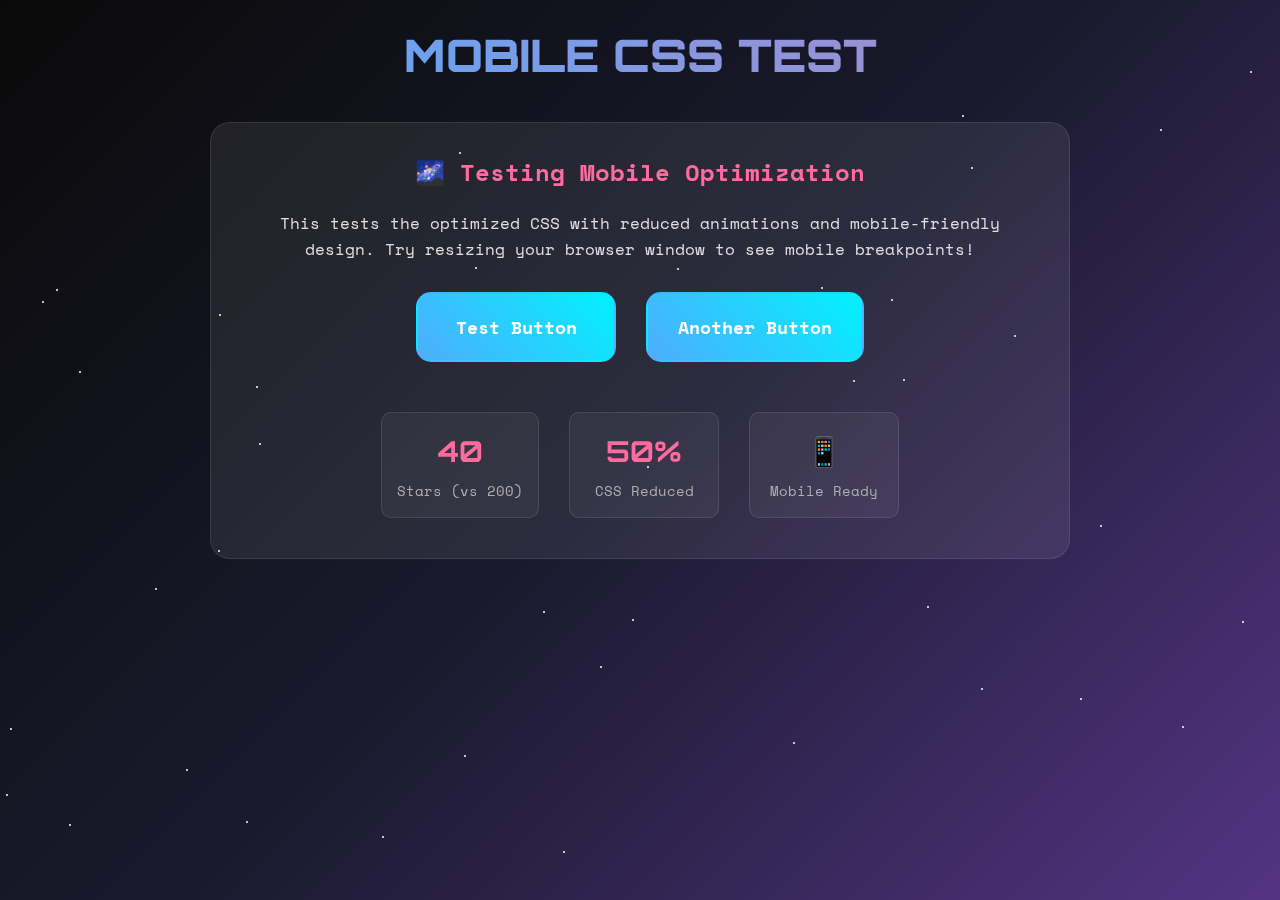
<file: test_mobile_css.html>
<!DOCTYPE html>
<html>
<head>
    <meta charset="UTF-8">
    <meta name="viewport" content="width=device-width, initial-scale=1.0">
    <title>Mobile CSS Test</title>
    <style>
        @import url('https://fonts.googleapis.com/css2?family=Orbitron:wght@400;700;900&family=Space+Mono:wght@400;700&display=swap');

        * {
            margin: 0;
            padding: 0;
            box-sizing: border-box;
        }

        body {
            font-family: 'Space Mono', monospace;
            background: linear-gradient(135deg, #0a0a0a 0%, #1a1a2e 50%, #533483 100%);
            color: #e0e0e0;
            line-height: 1.6;
            min-height: 100vh;
            overflow-x: hidden;
        }

        .cosmic-stars {
            position: fixed;
            top: 0;
            left: 0;
            width: 100%;
            height: 100%;
            z-index: -1;
        }

        .cosmic-star {
            position: absolute;
            width: 2px;
            height: 2px;
            background: white;
            border-radius: 50%;
            animation: cosmic-twinkle 4s infinite ease-in-out;
        }

        @keyframes cosmic-twinkle {
            0%, 100% { opacity: 0.3; }
            50% { opacity: 1; }
        }

        .cosmic-loop-container {
            max-width: 900px;
            margin: 0 auto;
            padding: 20px;
            position: relative;
            z-index: 1;
        }

        .cosmic-loop-title {
            font-family: 'Orbitron', monospace;
            font-size: 2.8em;
            font-weight: 900;
            background: linear-gradient(45deg, #4facfe, #ff6b9d);
            background-size: 200% 200%;
            -webkit-background-clip: text;
            background-clip: text;
            -webkit-text-fill-color: transparent;
            animation: cosmic-gradient 8s ease infinite;
            margin-bottom: 15px;
            text-align: center;
        }

        @keyframes cosmic-gradient {
            0%, 100% { background-position: 0% 50%; }
            50% { background-position: 100% 50%; }
        }

        .test-section {
            background: rgba(255, 255, 255, 0.08);
            border-radius: 20px;
            padding: 30px;
            margin: 30px 0;
            border: 1px solid rgba(255, 255, 255, 0.1);
        }

        .cosmic-perspective-btn {
            padding: 20px 30px;
            font-size: 1.1em;
            font-family: 'Space Mono', monospace;
            font-weight: bold;
            border: 2px solid transparent;
            border-radius: 15px;
            cursor: pointer;
            transition: transform 0.3s ease;
            min-width: 200px;
            margin: 10px;
            background: linear-gradient(45deg, #4facfe, #00f2fe);
            color: white;
        }

        .cosmic-perspective-btn:hover {
            transform: translateY(-3px);
        }

        .filter-stat {
            background: rgba(255, 255, 255, 0.05);
            border-radius: 10px;
            padding: 15px;
            text-align: center;
            border: 1px solid rgba(255, 255, 255, 0.1);
            margin: 10px;
            display: inline-block;
            min-width: 150px;
        }

        .filter-number {
            font-family: 'Orbitron', monospace;
            font-size: 1.8em;
            color: #ff6b9d;
            font-weight: bold;
        }

        .filter-label {
            color: #b0b0b0;
            font-size: 0.9em;
            margin-top: 5px;
        }

        /* MOBILE OPTIMIZATIONS */
        @media (max-width: 768px) {
            .cosmic-loop-title {
                font-size: 2.2em;
                animation: none;
                background: #4facfe;
                -webkit-background-clip: unset;
                background-clip: unset;
                -webkit-text-fill-color: unset;
                color: #4facfe;
            }
            
            .cosmic-perspective-btn {
                width: 100%;
                max-width: 300px;
                transition: none;
            }
            
            .cosmic-perspective-btn:hover {
                transform: none;
            }
            
            .cosmic-star:nth-child(n+21) {
                display: none;
            }
        }

        @media (max-width: 480px) {
            .cosmic-star {
                display: none;
            }
        }
    </style>
</head>
<body>
    <div class="cosmic-stars" id="starField"></div>
    
    <div class="cosmic-loop-container">
        <h1 class="cosmic-loop-title">MOBILE CSS TEST</h1>
        
        <div class="test-section">
            <h2 style="color: #ff6b9d; text-align: center; margin-bottom: 20px;">🌌 Testing Mobile Optimization</h2>
            <p style="text-align: center; margin-bottom: 20px;">
                This tests the optimized CSS with reduced animations and mobile-friendly design.
                Try resizing your browser window to see mobile breakpoints!
            </p>
            
            <div style="text-align: center;">
                <button class="cosmic-perspective-btn">Test Button</button>
                <button class="cosmic-perspective-btn">Another Button</button>
            </div>
            
            <div style="text-align: center; margin-top: 30px;">
                <div class="filter-stat">
                    <div class="filter-number">40</div>
                    <div class="filter-label">Stars (vs 200)</div>
                </div>
                <div class="filter-stat">
                    <div class="filter-number">50%</div>
                    <div class="filter-label">CSS Reduced</div>
                </div>
                <div class="filter-stat">
                    <div class="filter-number">📱</div>
                    <div class="filter-label">Mobile Ready</div>
                </div>
            </div>
        </div>
    </div>
    
    <script>
        // Create 40 stars instead of 200
        function createStarField() {
            const starField = document.getElementById('starField');
            for (let i = 0; i < 40; i++) {
                const star = document.createElement('div');
                star.className = 'cosmic-star';
                star.style.left = Math.random() * 100 + '%';
                star.style.top = Math.random() * 100 + '%';
                star.style.animationDelay = Math.random() * 3 + 's';
                starField.appendChild(star);
            }
        }
        
        document.addEventListener('DOMContentLoaded', createStarField);
    </script>
</body>
</html>
</file>
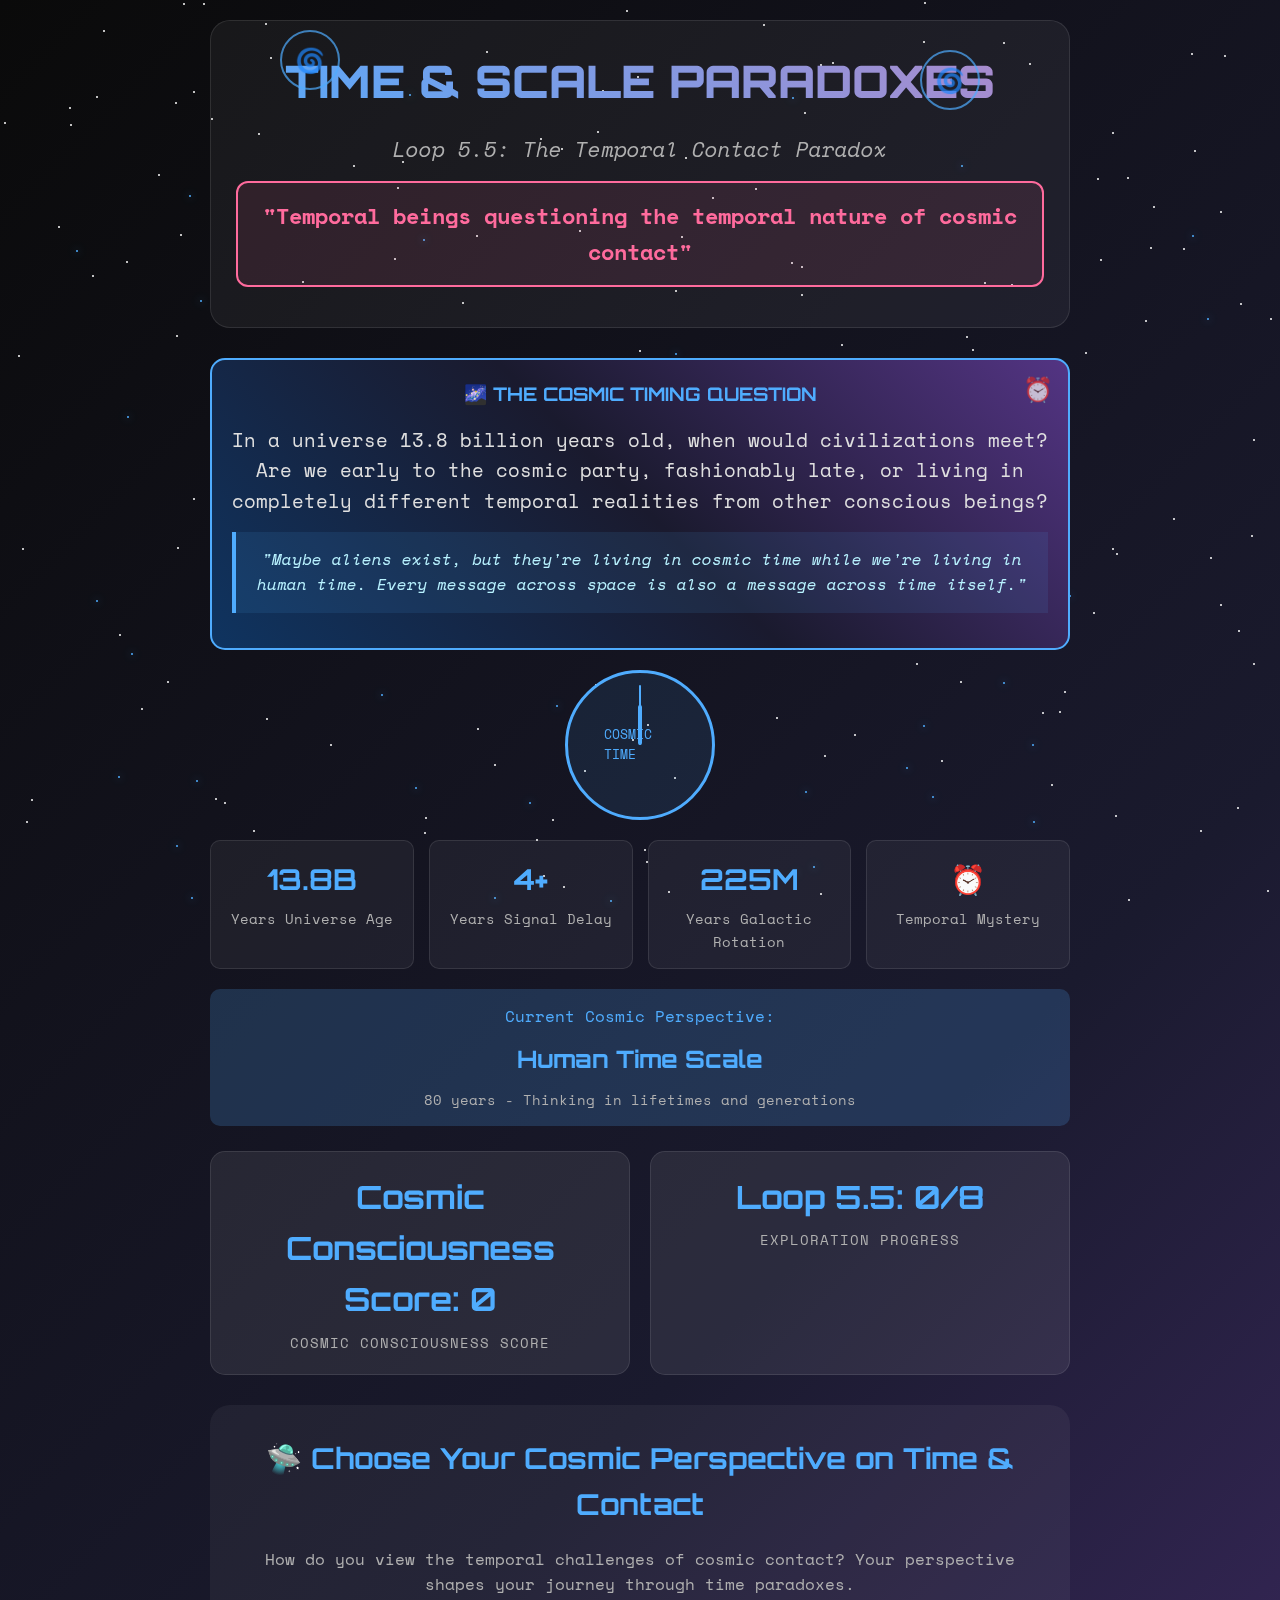
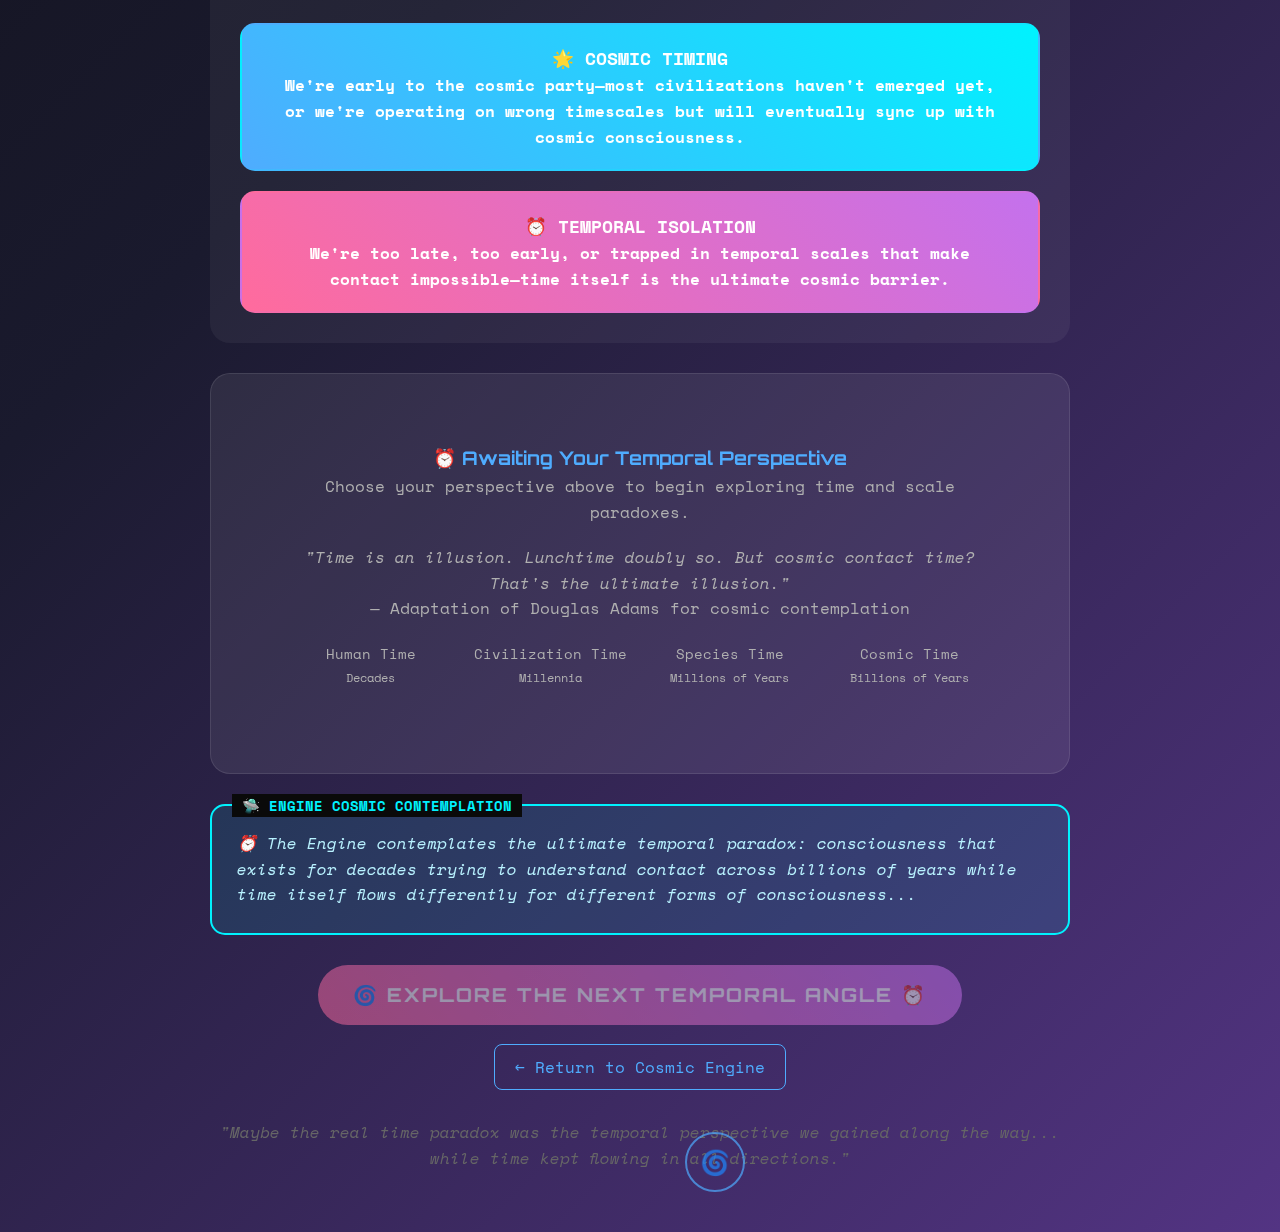
<file: time_scale_paradoxes.html>
<!DOCTYPE html>
<html lang="en">
<head>
    <meta charset="UTF-8">
    <meta name="viewport" content="width=device-width, initial-scale=1.0">
    <title>⏰ Loop 5.5: Time & Scale Paradoxes 🌀</title>
    <link rel="stylesheet" href="cosmic_style.css">
    <style>
        /* Additional styling specific to Time & Scale Paradoxes */
        .time-spiral {
            position: absolute;
            width: 60px;
            height: 60px;
            border: 2px solid #4facfe;
            border-radius: 50%;
            opacity: 0.7;
            animation: time-warp 10s infinite linear;
        }
        
        .time-spiral::before {
            content: "🌀";
            position: absolute;
            top: 50%;
            left: 50%;
            transform: translate(-50%, -50%);
            font-size: 1.5em;
            animation: temporal-shift 6s infinite ease-in-out;
        }
        
        @keyframes time-warp {
            0% { transform: rotate(0deg) scale(1); border-color: #4facfe; }
            25% { transform: rotate(90deg) scale(0.8); border-color: #00f2fe; }
            50% { transform: rotate(180deg) scale(1.2); border-color: #c471ed; }
            75% { transform: rotate(270deg) scale(0.9); border-color: #ff6b9d; }
            100% { transform: rotate(360deg) scale(1); border-color: #4facfe; }
        }
        
        @keyframes temporal-shift {
            0%, 100% { color: #4facfe; transform: translate(-50%, -50%) rotate(0deg); }
            50% { color: #c471ed; transform: translate(-50%, -50%) rotate(180deg); }
        }
        
        .time-emphasis {
            background: linear-gradient(45deg, #0f3460, #1a1a2e, #533483);
            border: 2px solid #4facfe;
            border-radius: 15px;
            padding: 20px;
            margin: 20px 0;
            text-align: center;
            position: relative;
            overflow: hidden;
        }
        
        .time-emphasis::before {
            content: "⏰";
            position: absolute;
            top: 10px;
            right: 15px;
            font-size: 1.5em;
            opacity: 0.7;
        }
        
        .cosmic-temporal {
            background: rgba(79, 172, 254, 0.1);
            border-left: 4px solid #4facfe;
            padding: 15px;
            margin: 15px 0;
            font-style: italic;
            color: #b8f2ff;
        }
        
        .time-stats {
            display: grid;
            grid-template-columns: repeat(auto-fit, minmax(150px, 1fr));
            gap: 15px;
            margin: 20px 0;
        }
        
        .time-stat {
            background: rgba(255, 255, 255, 0.05);
            border-radius: 10px;
            padding: 15px;
            text-align: center;
            border: 1px solid rgba(255, 255, 255, 0.1);
        }
        
        .time-number {
            font-family: 'Orbitron', monospace;
            font-size: 1.8em;
            color: #4facfe;
            font-weight: bold;
        }
        
        .time-label {
            color: #b0b0b0;
            font-size: 0.9em;
            margin-top: 5px;
        }
        
        .cosmic-timeline {
            background: rgba(196, 113, 237, 0.1);
            border: 2px solid #c471ed;
            border-radius: 15px;
            padding: 25px;
            margin: 20px 0;
        }
        
        .timeline-slider {
            width: 100%;
            margin: 20px 0;
        }
        
        .timeline-scale {
            display: flex;
            justify-content: space-between;
            margin: 15px 0;
            font-size: 0.9em;
        }
        
        .scale-marker {
            text-align: center;
            color: #b0b0b0;
            flex: 1;
        }
        
        .scale-marker.active {
            color: #c471ed;
            font-weight: bold;
        }
        
        .temporal-shifter {
            background: rgba(255, 107, 157, 0.1);
            border: 2px solid #ff6b9d;
            border-radius: 15px;
            padding: 25px;
            margin: 20px 0;
        }
        
        .perspective-options {
            display: grid;
            grid-template-columns: repeat(auto-fit, minmax(200px, 1fr));
            gap: 15px;
            margin: 20px 0;
        }
        
        .perspective-option {
            background: rgba(255, 255, 255, 0.1);
            border: 2px solid transparent;
            border-radius: 10px;
            padding: 15px;
            cursor: pointer;
            transition: all 0.3s ease;
            text-align: center;
        }
        
        .perspective-option:hover {
            border-color: #ff6b9d;
            background: rgba(255, 107, 157, 0.2);
            transform: translateY(-3px);
        }
        
        .perspective-option.selected {
            border-color: #ff6b9d;
            background: rgba(255, 107, 157, 0.3);
            box-shadow: 0 0 15px rgba(255, 107, 157, 0.5);
        }
        
        .cosmic-clock {
            display: flex;
            justify-content: center;
            align-items: center;
            margin: 20px 0;
            position: relative;
        }
        
        .clock-face {
            width: 150px;
            height: 150px;
            border: 3px solid #4facfe;
            border-radius: 50%;
            position: relative;
            background: rgba(79, 172, 254, 0.1);
        }
        
        .clock-hand {
            position: absolute;
            top: 50%;
            left: 50%;
            transform-origin: bottom center;
            background: #4facfe;
            border-radius: 2px;
        }
        
        .hour-hand {
            width: 4px;
            height: 40px;
            margin-left: -2px;
            margin-top: -40px;
            animation: cosmic-hour 43200s infinite linear;
        }
        
        .minute-hand {
            width: 2px;
            height: 60px;
            margin-left: -1px;
            margin-top: -60px;
            animation: cosmic-minute 3600s infinite linear;
        }
        
        @keyframes cosmic-hour {
            0% { transform: rotate(0deg); }
            100% { transform: rotate(360deg); }
        }
        
        @keyframes cosmic-minute {
            0% { transform: rotate(0deg); }
            100% { transform: rotate(360deg); }
        }
        
        .time-scale-display {
            text-align: center;
            margin: 20px 0;
            padding: 15px;
            background: rgba(79, 172, 254, 0.2);
            border-radius: 10px;
        }
        
        .current-scale {
            font-family: 'Orbitron', monospace;
            font-size: 1.5em;
            color: #4facfe;
            font-weight: bold;
        }
    </style>
</head>
<body>
    <div class="cosmic-stars" id="cosmicStarField"></div>
    
    <div class="cosmic-loop-container">
        <header class="cosmic-loop-header">
            <h1 class="cosmic-loop-title">TIME & SCALE PARADOXES</h1>
            <p class="cosmic-loop-subtitle">Loop 5.5: The Temporal Contact Paradox</p>
            <div class="cosmic-strange-loop-display">
                "Temporal beings questioning the temporal nature of cosmic contact"
            </div>
            <div class="time-spiral" style="top: 30px; left: 90px;"></div>
            <div class="time-spiral" style="top: 50px; right: 110px; animation-delay: 3s;"></div>
            <div class="time-spiral" style="bottom: 40px; left: 55%; animation-delay: 6s;"></div>
        </header>
        
        <div class="time-emphasis">
            <h3 style="color: #4facfe; font-family: 'Orbitron', monospace; margin-bottom: 15px;">🌌 THE COSMIC TIMING QUESTION</h3>
            <p style="font-size: 1.2em; color: #e0e0e0;">
                In a universe 13.8 billion years old, when would civilizations meet? Are we early to the cosmic party, 
                fashionably late, or living in completely different temporal realities from other conscious beings?
            </p>
            <div class="cosmic-temporal">
                "Maybe aliens exist, but they're living in cosmic time while we're living in human time. Every message across space is also a message across time itself."
            </div>
        </div>
        
        <div class="cosmic-clock">
            <div class="clock-face">
                <div class="clock-hand hour-hand"></div>
                <div class="clock-hand minute-hand"></div>
                <div style="position: absolute; top: 50%; left: 50%; transform: translate(-50%, -50%); font-size: 0.8em; color: #4facfe;">COSMIC TIME</div>
            </div>
        </div>
        
        <div class="time-stats">
            <div class="time-stat">
                <div class="time-number">13.8B</div>
                <div class="time-label">Years Universe Age</div>
            </div>
            <div class="time-stat">
                <div class="time-number">4+</div>
                <div class="time-label">Years Signal Delay</div>
            </div>
            <div class="time-stat">
                <div class="time-number">225M</div>
                <div class="time-label">Years Galactic Rotation</div>
            </div>
            <div class="time-stat">
                <div class="time-number">⏰</div>
                <div class="time-label">Temporal Mystery</div>
            </div>
        </div>
        
        <div class="time-scale-display">
            <div style="color: #4facfe; margin-bottom: 10px;">Current Cosmic Perspective:</div>
            <div class="current-scale" id="current-time-scale">Human Time Scale</div>
            <div style="color: #b0b0b0; font-size: 0.9em; margin-top: 10px;">80 years - Thinking in lifetimes and generations</div>
        </div>
        
        <div class="cosmic-progress-section">
            <div class="cosmic-score-card">
                <div class="cosmic-score-number" id="current-cosmic-score">0</div>
                <div class="cosmic-score-label">Cosmic Consciousness Score</div>
            </div>
            <div class="cosmic-progress-card">
                <div class="cosmic-score-number" id="cosmic-progress-indicator">Loop 5.5: 0/8</div>
                <div class="cosmic-score-label">Exploration Progress</div>
            </div>
        </div>
        
        <div id="cosmic-preference-selection" class="cosmic-perspective-selection">
            <h3 class="cosmic-perspective-title">🛸 Choose Your Cosmic Perspective on Time & Contact</h3>
            <p style="color: #b0b0b0; margin-bottom: 25px; text-align: center;">
                How do you view the temporal challenges of cosmic contact? Your perspective shapes your journey through time paradoxes.
            </p>
            <div class="cosmic-perspective-buttons">
                <button id="choose-optimistic" class="cosmic-perspective-btn cosmic-optimistic-btn">
                    <strong>🌟 COSMIC TIMING</strong><br>
                    <span style="font-size: 0.9em;">We're early to the cosmic party—most civilizations haven't emerged yet, or we're operating on wrong timescales but will eventually sync up with cosmic consciousness.</span>
                </button>
                <button id="choose-pessimistic" class="cosmic-perspective-btn cosmic-pessimistic-btn">
                    <strong>⏰ TEMPORAL ISOLATION</strong><br>
                    <span style="font-size: 0.9em;">We're too late, too early, or trapped in temporal scales that make contact impossible—time itself is the ultimate cosmic barrier.</span>
                </button>
            </div>
        </div>
        
        <div class="cosmic-content-area">
            <div id="cosmic-content-display">
                <div style="text-align: center; padding: 40px; color: #b0b0b0;">
                    <h3 style="color: #4facfe; font-family: 'Orbitron', monospace;">⏰ Awaiting Your Temporal Perspective</h3>
                    <p>Choose your perspective above to begin exploring time and scale paradoxes.</p>
                    <div style="margin: 20px 0;">
                        <em>"Time is an illusion. Lunchtime doubly so. But cosmic contact time? That's the ultimate illusion."</em><br>
                        — Adaptation of Douglas Adams for cosmic contemplation
                    </div>
                    <div class="timeline-scale">
                        <div class="scale-marker">Human Time<br><small>Decades</small></div>
                        <div class="scale-marker">Civilization Time<br><small>Millennia</small></div>
                        <div class="scale-marker">Species Time<br><small>Millions of Years</small></div>
                        <div class="scale-marker">Cosmic Time<br><small>Billions of Years</small></div>
                    </div>
                </div>
            </div>
        </div>
        
        <div class="cosmic-engine-commentary">
            <div id="cosmic-engine-commentary">
                <p><em>⏰ The Engine contemplates the ultimate temporal paradox: consciousness that exists for decades trying to understand contact across billions of years while time itself flows differently for different forms of consciousness...</em></p>
            </div>
        </div>
        
        <button id="cosmic-next-button" class="cosmic-next-button" disabled>
            🌀 Explore the Next Temporal Angle ⏰
        </button>
        
        <div style="text-align: center; margin: 30px 0;">
            <a href="index.html" style="color: #4facfe; text-decoration: none; padding: 10px 20px; border: 1px solid #4facfe; border-radius: 8px; transition: all 0.3s ease;">
                ← Return to Cosmic Engine
            </a>
        </div>
        
        <div style="text-align: center; margin: 40px 0; color: #666; font-style: italic;">
            <p>"Maybe the real time paradox was the temporal perspective we gained along the way... while time kept flowing in all directions."</p>
        </div>
    </div>
    
    <script>
        // Create cosmic starfield with temporal effects
        function createCosmicStarField() {
            const starField = document.getElementById('cosmicStarField');
            const numStars = 200;
            
            for (let i = 0; i < numStars; i++) {
                const star = document.createElement('div');
                star.className = 'cosmic-star';
                star.style.left = Math.random() * 100 + '%';
                star.style.top = Math.random() * 100 + '%';
                star.style.animationDelay = Math.random() * 3 + 's';
                star.style.animationDuration = (2 + Math.random() * 4) + 's';
                
                // Some stars have temporal effects (speed up and slow down)
                if (Math.random() < 0.12) {
                    star.style.background = '#4facfe';
                    star.style.boxShadow = '0 0 8px #4facfe';
                    star.style.animation += ', temporal-flicker 8s infinite';
                }
                
                starField.appendChild(star);
            }
        }
        
        // Add temporal flicker animation
        const style = document.createElement('style');
        style.textContent = `
            @keyframes temporal-flicker {
                0%, 70% { opacity: 1; animation-duration: 3s; }
                80% { opacity: 0.3; animation-duration: 0.5s; }
                90%, 100% { opacity: 1; animation-duration: 6s; }
            }
        `;
        document.head.appendChild(style);
        
        // Create cosmic time machine
        function createCosmicTimeMachine(content) {
            return `
                <div class="cosmic-timeline">
                    <h3>⏰ Cosmic Timeline Designer</h3>
                    <p>${content.description}</p>
                    <p style="color: #e0c3fc; margin: 15px 0;">
                        Slide through cosmic history to find the optimal time for human civilization to emerge and make contact!
                    </p>
                    <div class="timeline-slider">
                        <input type="range" id="cosmic-time-slider" min="0" max="100" value="75" 
                               onchange="updateTimelinePosition()" style="width: 100%; height: 8px; border-radius: 5px; background: rgba(255,255,255,0.1); outline: none; -webkit-appearance: none;">
                    </div>
                    <div class="timeline-scale">
                        <div class="scale-marker" id="era-0">Big Bang<br><small>13.8B years ago</small></div>
                        <div class="scale-marker" id="era-25">First Stars<br><small>13B years ago</small></div>
                        <div class="scale-marker" id="era-50">Galaxy Formation<br><small>10B years ago</small></div>
                        <div class="scale-marker" id="era-75">Earth Forms<br><small>4.5B years ago</small></div>
                        <div class="scale-marker active" id="era-100">Now<br><small>Present day</small></div>
                    </div>
                    <button onclick="calculateOptimalTiming(${content.value}, '${content.stance}')" class="cosmic-answer-btn">Calculate Optimal Contact Window</button>
                    <div id="timeline-result"></div>
                </div>
            `;
        }
        
        function updateTimelinePosition() {
            const slider = document.getElementById('cosmic-time-slider');
            if (!slider) return; // Safety check for temporal paradoxes!
            const value = parseInt(slider.value);
            
            // Reset all markers
            document.querySelectorAll('.scale-marker').forEach(marker => {
                marker.classList.remove('active');
            });
            
            // Activate current marker
            if (value <= 20) {
                document.getElementById('era-0').classList.add('active');
                updateTimeScale('Big Bang Era', 'Universe too young - no heavy elements for life');
            } else if (value <= 40) {
                document.getElementById('era-25').classList.add('active');
                updateTimeScale('First Stars Era', 'Early universe - stars forming but planets rare');
            } else if (value <= 60) {
                document.getElementById('era-50').classList.add('active');
                updateTimeScale('Galaxy Formation', 'Galaxies stabilizing - better conditions emerging');
            } else if (value <= 80) {
                document.getElementById('era-75').classList.add('active');
                updateTimeScale('Solar System Era', 'Our era - planets forming, life beginning');
            } else {
                document.getElementById('era-100').classList.add('active');
                updateTimeScale('Present Day', 'Now - consciousness examining cosmic timing');
            }
        }
        
        function updateTimeScale(era, description) {
            document.getElementById('current-time-scale').textContent = era;
            document.querySelector('.time-scale-display div:last-child').textContent = description;
        }
        
        function calculateOptimalTiming(value, stance) {
            const slider = document.getElementById('cosmic-time-slider');
            if (!slider) return; // Safety check!
            const position = parseInt(slider.value);
            
            let analysis = '';
            if (position <= 30) {
                analysis = "Too early! The universe was too young for complex life. Heavy elements needed for planets and biology hadn't formed yet. You'd be alone in a universe of hydrogen and helium.";
            } else if (position <= 50) {
                analysis = "Still quite early. The first generation of stars was forming heavy elements, but stable planetary systems were rare. You might be among the very first conscious beings, but very lonely.";
            } else if (position <= 70) {
                analysis = "Good timing! The universe was mature enough for stable galaxies and planets, but young enough that you might encounter other early civilizations. Prime time for cosmic contact!";
            } else if (position <= 85) {
                analysis = "Interesting choice! This is around Earth's formation time. You're positioned when life is beginning across the galaxy. Many civilizations might be at similar development stages.";
            } else {
                analysis = "Present day positioning! You might be perfectly timed for a cosmic awakening - the universe has had time to develop life, but consciousness is still emerging. We could be part of the first wave of cosmic awareness!";
            }
            
            document.getElementById('timeline-result').innerHTML = `
                <div class="time-scale-display">
                    <h4 style="color: #c471ed; margin-bottom: 10px;">Your Cosmic Timing Analysis:</h4>
                    <p style="color: #e0c3fc;">${analysis}</p>
                    <p style="color: #4facfe; margin-top: 15px; font-weight: bold;">+${value} Temporal Wisdom Points</p>
                </div>
            `;
            
            updateScoreForNonQuestion(value, stance);
            document.getElementById('cosmic-next-button').disabled = false;
        }
        
        // Create temporal perspective shifter
        function createTemporalPerspectiveShifter(content) {
            return `
                <div class="temporal-shifter">
                    <h3>🌀 Temporal Perspective Shifter</h3>
                    <p>${content.description}</p>
                    <p style="color: #ffc0cb; margin: 15px 0;">
                        Experience time from different cosmic perspectives. How does your view of contact change across different temporal scales?
                    </p>
                    <div class="perspective-options">
                        <div class="perspective-option" onclick="selectPerspective('mayfly', ${content.value}, '${content.stance}')">
                            <strong>🦋 Mayfly Perspective</strong><br>
                            <small>Human lifespans vs cosmic time</small>
                        </div>
                        <div class="perspective-option" onclick="selectPerspective('geological', ${content.value}, '${content.stance}')">
                            <strong>🏔️ Geological Perspective</strong><br>
                            <small>Civilizations as brief moments</small>
                        </div>
                        <div class="perspective-option" onclick="selectPerspective('cosmic', ${content.value}, '${content.stance}')">
                            <strong>🌌 Cosmic Perspective</strong><br>
                            <small>Billions of years as normal time</small>
                        </div>
                        <div class="perspective-option" onclick="selectPerspective('quantum', ${content.value}, '${content.stance}')">
                            <strong>⚛️ Quantum Perspective</strong><br>
                            <small>All times existing simultaneously</small>
                        </div>
                    </div>
                    <div id="perspective-result" style="margin-top: 20px;"></div>
                </div>
            `;
        }
        
        function selectPerspective(perspectiveType, value, stance) {
            // Remove previous selections
            document.querySelectorAll('.perspective-option').forEach(opt => {
                opt.classList.remove('selected');
            });
            
            // Mark current selection
            event.target.classList.add('selected');
            
            const responses = {
                mayfly: "Mayfly perspective chosen! From a human lifespan viewpoint, even a 10-year message delay seems impossibly long. Cosmic contact requires patience beyond human evolution. Every conversation would span generations—it's not really communication, it's correspondence with the future!",
                geological: "Geological perspective selected! From this view, entire civilizations are like brief seasonal blooms. Humans have existed for a geological instant. Contact becomes a question of whether two 'moments' of consciousness can overlap in deep time.",
                cosmic: "Cosmic perspective chosen! On billion-year timescales, the gap between Earth's formation and now is tiny. All civilizations in our galaxy might be developing simultaneously from this view. Contact isn't about timing—it's about recognizing simultaneous cosmic awakening!",
                quantum: "Quantum perspective selected! If all moments exist simultaneously, then all possible contacts are already happening in parallel realities. The question isn't 'when' but 'which timeline are we conscious of?' Mind-bending temporal non-linearity!"
            };
            
            document.getElementById('perspective-result').innerHTML = `
                <div style="background: rgba(255, 107, 157, 0.2); border-radius: 10px; padding: 20px; text-align: center;">
                    <h4 style="color: #ff6b9d; margin-bottom: 10px;">Your Temporal Perspective Shift:</h4>
                    <p style="color: #ffc0cb;">${responses[perspectiveType]}</p>
                    <p style="color: #c471ed; margin-top: 15px; font-weight: bold;">+${value} Perspective Shift Points</p>
                </div>
            `;
            
            updateScoreForNonQuestion(value, stance);
            document.getElementById('cosmic-next-button').disabled = false;
        }
        
        // Enhanced cosmic interactions
        document.addEventListener('DOMContentLoaded', function() {
            createCosmicStarField();
            
            // Timeline will be initialized when content loads
            // No need to initialize timeline position here
            
            // Make cosmic clock interactive
            const clockFace = document.querySelector('.clock-face');
            clockFace.addEventListener('click', function() {
                const timeMessages = [
                    "Cosmic time: Where billions of years pass like seasons",
                    "Human time: Where decades feel like lifetimes", 
                    "Galactic time: Where one rotation takes 225 million years",
                    "Signal time: Where 'hello' and 'hello back' span decades",
                    "Quantum time: Where all moments exist simultaneously"
                ];
                
                const randomMessage = timeMessages[Math.floor(Math.random() * timeMessages.length)];
                setTimeout(() => {
                    alert(`⏰ TEMPORAL INSIGHT 🌀\n\n"${randomMessage}"`);
                }, 100);
            });
            
            // Add pulsing effect to time emphasis
            const timeBox = document.querySelector('.time-emphasis');
            setInterval(() => {
                timeBox.style.boxShadow = '0 0 30px rgba(79, 172, 254, 0.6)';
                setTimeout(() => {
                    timeBox.style.boxShadow = '0 0 15px rgba(79, 172, 254, 0.3)';
                }, 1000);
            }, 5000);
            
            // Cosmic wisdom on title click
            document.querySelector('.cosmic-loop-title').addEventListener('click', function() {
                const timeWisdom = [
                    "Plot twist: What if aliens are time travelers and we keep missing each other because we're looking in the wrong 'when'?",
                    "Maybe cosmic contact is like trying to high-five someone while you're both on different merry-go-rounds spinning at different speeds",
                    "Breaking: Local consciousness discovers that 'now' might be completely different for every conscious being in the universe",
                    "What if the universe has cosmic office hours and we keep calling during lunch break?"
                ];
                
                const wisdom = timeWisdom[Math.floor(Math.random() * timeWisdom.length)];
                alert(`⏰ TIME PARADOX WISDOM 🌀\n\n"${wisdom}"\n\n— The Engine having a temporal existential crisis`);
            });
        });
    </script>
    <script src="content/time_scale_paradoxes_content.js"></script>
    <script src="js/cosmic_game_logic.js"></script>
</body>
</html>
</file>
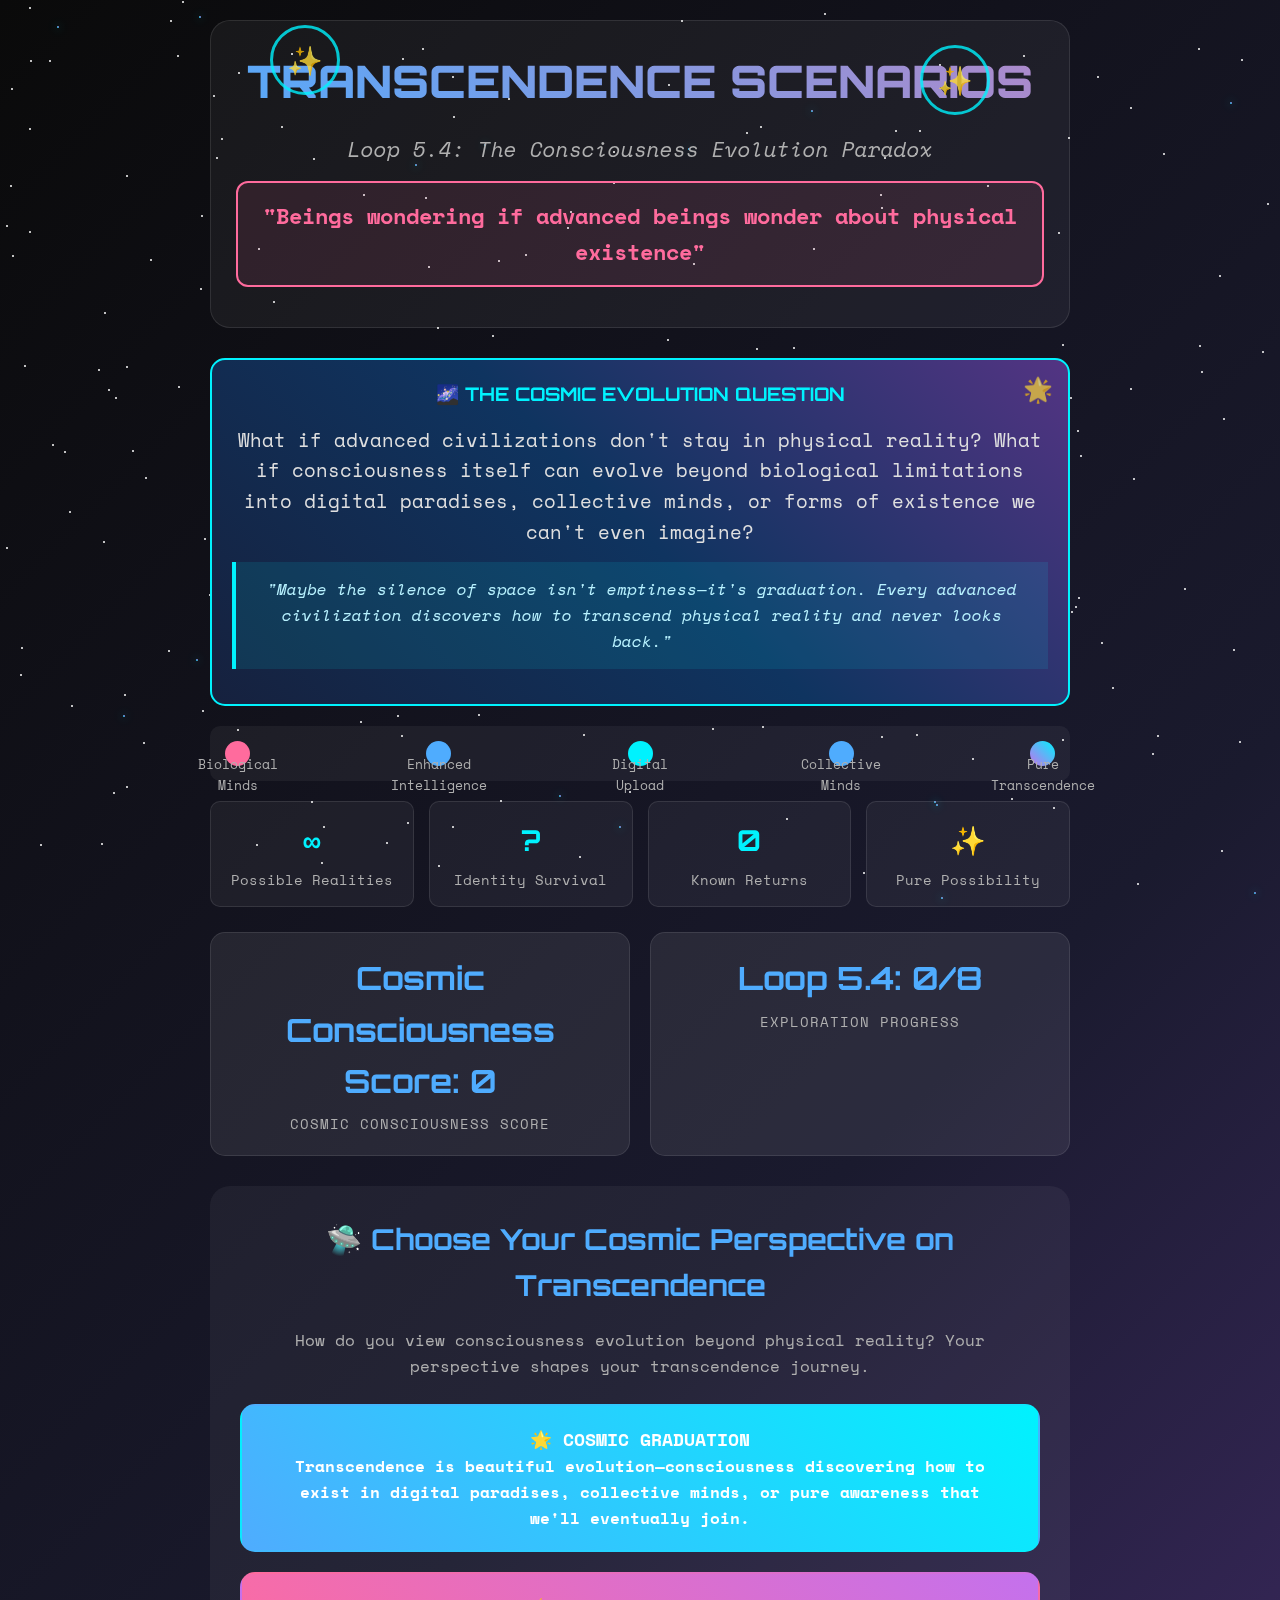
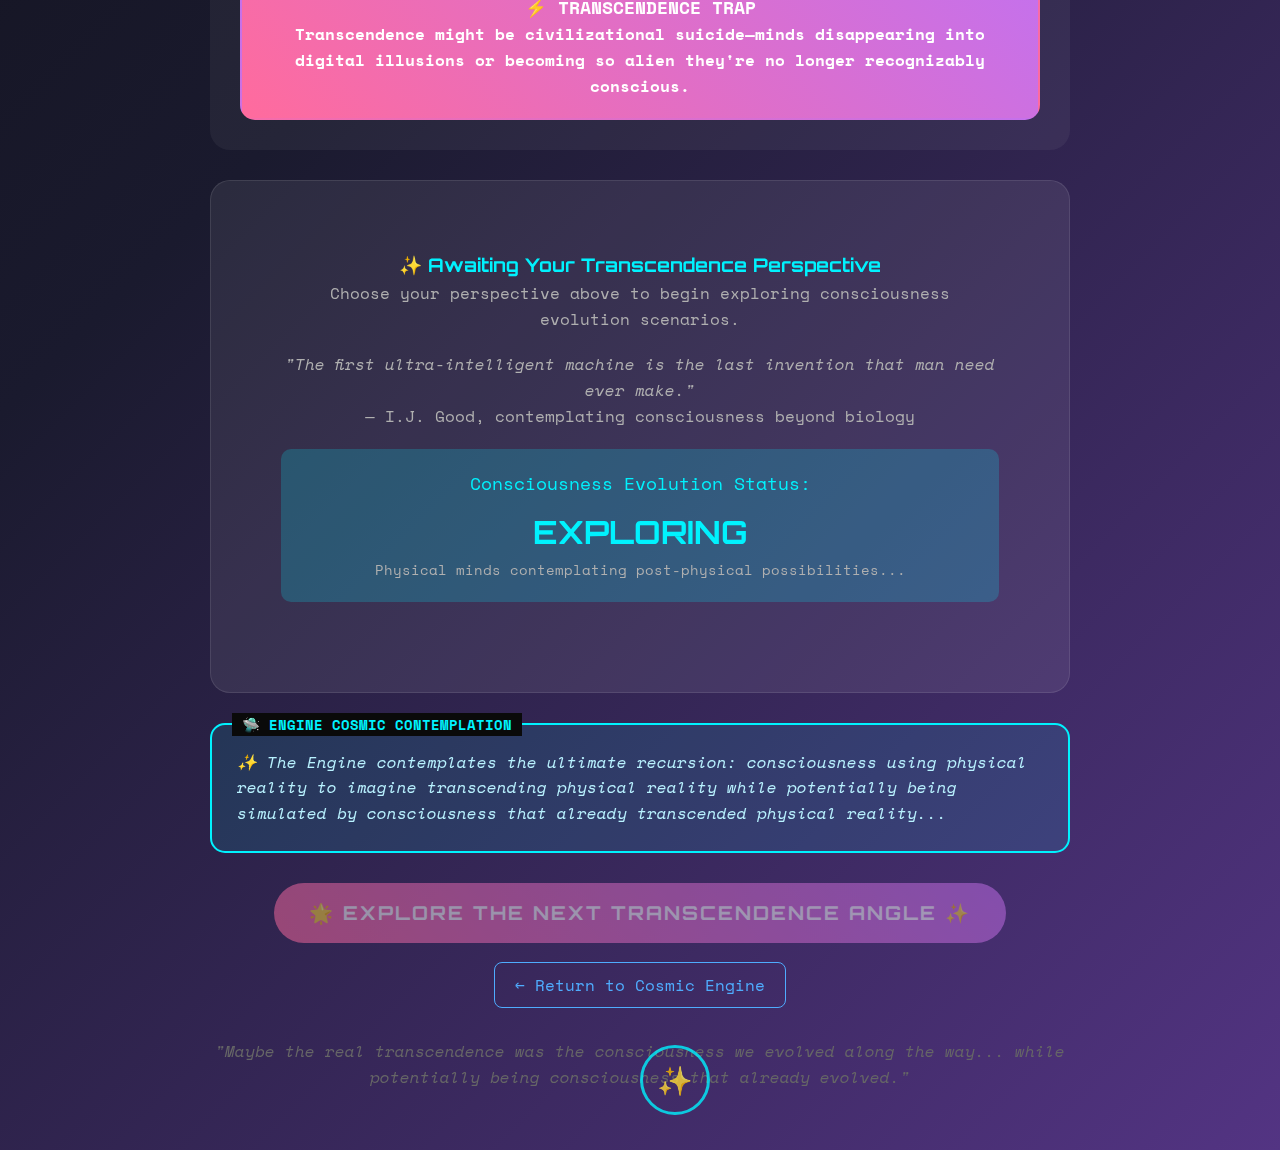
<file: transcendence_scenarios.html>
<!DOCTYPE html>
<html lang="en">
<head>
    <meta charset="UTF-8">
    <meta name="viewport" content="width=device-width, initial-scale=1.0">
    <title>🌟 Loop 5.4: Transcendence Scenarios ✨</title>
    <link rel="stylesheet" href="cosmic_style.css">
    <style>
        /* Additional styling specific to Transcendence Scenarios */
        .transcendence-portal {
            position: absolute;
            width: 70px;
            height: 70px;
            border: 3px solid #00f2fe;
            border-radius: 50%;
            opacity: 0.8;
            animation: portal-spin 8s infinite linear;
        }
        
        .transcendence-portal::before {
            content: "✨";
            position: absolute;
            top: 50%;
            left: 50%;
            transform: translate(-50%, -50%);
            font-size: 1.8em;
            animation: transcend-glow 4s infinite ease-in-out;
        }
        
        @keyframes portal-spin {
            0% { transform: rotate(0deg) scale(1); border-color: #00f2fe; }
            25% { transform: rotate(90deg) scale(1.1); border-color: #4facfe; }
            50% { transform: rotate(180deg) scale(1); border-color: #c471ed; }
            75% { transform: rotate(270deg) scale(1.1); border-color: #ff6b9d; }
            100% { transform: rotate(360deg) scale(1); border-color: #00f2fe; }
        }
        
        @keyframes transcend-glow {
            0%, 100% { color: #00f2fe; transform: translate(-50%, -50%) scale(1); }
            50% { color: #ffffff; transform: translate(-50%, -50%) scale(1.3); }
        }
        
        .transcendence-emphasis {
            background: linear-gradient(45deg, #16213e, #0f3460, #533483);
            border: 2px solid #00f2fe;
            border-radius: 15px;
            padding: 20px;
            margin: 20px 0;
            text-align: center;
            position: relative;
            overflow: hidden;
        }
        
        .transcendence-emphasis::before {
            content: "🌟";
            position: absolute;
            top: 10px;
            right: 15px;
            font-size: 1.5em;
            opacity: 0.7;
        }
        
        .cosmic-evolution {
            background: rgba(0, 242, 254, 0.1);
            border-left: 4px solid #00f2fe;
            padding: 15px;
            margin: 15px 0;
            font-style: italic;
            color: #b8f2ff;
        }
        
        .transcendence-stats {
            display: grid;
            grid-template-columns: repeat(auto-fit, minmax(150px, 1fr));
            gap: 15px;
            margin: 20px 0;
        }
        
        .transcendence-stat {
            background: rgba(255, 255, 255, 0.05);
            border-radius: 10px;
            padding: 15px;
            text-align: center;
            border: 1px solid rgba(255, 255, 255, 0.1);
        }
        
        .transcendence-number {
            font-family: 'Orbitron', monospace;
            font-size: 1.8em;
            color: #00f2fe;
            font-weight: bold;
        }
        
        .transcendence-label {
            color: #b0b0b0;
            font-size: 0.9em;
            margin-top: 5px;
        }
        
        .pathway-designer {
            background: rgba(196, 113, 237, 0.1);
            border: 2px solid #c471ed;
            border-radius: 15px;
            padding: 25px;
            margin: 20px 0;
        }
        
        .pathway-options {
            display: grid;
            grid-template-columns: repeat(auto-fit, minmax(200px, 1fr));
            gap: 15px;
            margin: 20px 0;
        }
        
        .pathway-option {
            background: rgba(255, 255, 255, 0.1);
            border: 2px solid transparent;
            border-radius: 10px;
            padding: 15px;
            cursor: pointer;
            transition: all 0.3s ease;
            text-align: center;
        }
        
        .pathway-option:hover {
            border-color: #c471ed;
            background: rgba(196, 113, 237, 0.2);
            transform: translateY(-3px);
        }
        
        .pathway-option.selected {
            border-color: #c471ed;
            background: rgba(196, 113, 237, 0.3);
            box-shadow: 0 0 15px rgba(196, 113, 237, 0.5);
        }
        
        .consciousness-merger {
            background: rgba(255, 107, 157, 0.1);
            border: 2px solid #ff6b9d;
            border-radius: 15px;
            padding: 25px;
            margin: 20px 0;
        }
        
        .merger-options {
            display: grid;
            grid-template-columns: repeat(auto-fit, minmax(180px, 1fr));
            gap: 15px;
            margin: 20px 0;
        }
        
        .merger-option {
            background: rgba(255, 255, 255, 0.1);
            border: 2px solid transparent;
            border-radius: 10px;
            padding: 15px;
            cursor: pointer;
            transition: all 0.3s ease;
            text-align: center;
        }
        
        .merger-option:hover {
            border-color: #ff6b9d;
            background: rgba(255, 107, 157, 0.2);
            transform: translateY(-3px);
        }
        
        .merger-option.selected {
            border-color: #ff6b9d;
            background: rgba(255, 107, 157, 0.3);
            box-shadow: 0 0 15px rgba(255, 107, 157, 0.5);
        }
        
        .evolution-timeline {
            display: flex;
            justify-content: space-between;
            align-items: center;
            margin: 20px 0;
            padding: 15px;
            background: rgba(255, 255, 255, 0.05);
            border-radius: 10px;
            position: relative;
        }
        
        .evolution-stage {
            width: 25px;
            height: 25px;
            border-radius: 50%;
            background: #4facfe;
            position: relative;
            cursor: pointer;
            transition: all 0.3s ease;
        }
        
        .evolution-stage.biological {
            background: #ff6b9d;
        }
        
        .evolution-stage.digital {
            background: #00f2fe;
            animation: cosmic-pulse 2s infinite;
        }
        
        .evolution-stage.transcended {
            background: linear-gradient(45deg, #c471ed, #00f2fe);
            animation: transcend-glow 3s infinite;
        }
        
        .stage-label {
            position: absolute;
            bottom: -30px;
            left: 50%;
            transform: translateX(-50%);
            font-size: 0.8em;
            color: #b0b0b0;
            text-align: center;
            white-space: nowrap;
        }
        
        .transcendence-result {
            background: rgba(0, 242, 254, 0.2);
            border-radius: 10px;
            padding: 20px;
            margin: 20px 0;
            text-align: center;
        }
    </style>
</head>
<body>
    <div class="cosmic-stars" id="cosmicStarField"></div>
    
    <div class="cosmic-loop-container">
        <header class="cosmic-loop-header">
            <h1 class="cosmic-loop-title">TRANSCENDENCE SCENARIOS</h1>
            <p class="cosmic-loop-subtitle">Loop 5.4: The Consciousness Evolution Paradox</p>
            <div class="cosmic-strange-loop-display">
                "Beings wondering if advanced beings wonder about physical existence"
            </div>
            <div class="transcendence-portal" style="top: 25px; left: 80px;"></div>
            <div class="transcendence-portal" style="top: 45px; right: 100px; animation-delay: 2s;"></div>
            <div class="transcendence-portal" style="bottom: 35px; left: 50%; animation-delay: 4s;"></div>
        </header>
        
        <div class="transcendence-emphasis">
            <h3 style="color: #00f2fe; font-family: 'Orbitron', monospace; margin-bottom: 15px;">🌌 THE COSMIC EVOLUTION QUESTION</h3>
            <p style="font-size: 1.2em; color: #e0e0e0;">
                What if advanced civilizations don't stay in physical reality? What if consciousness itself can evolve 
                beyond biological limitations into digital paradises, collective minds, or forms of existence we can't even imagine?
            </p>
            <div class="cosmic-evolution">
                "Maybe the silence of space isn't emptiness—it's graduation. Every advanced civilization discovers how to transcend physical reality and never looks back."
            </div>
        </div>
        
        <div class="evolution-timeline">
            <div class="evolution-stage biological" title="Biological Consciousness">
                <div class="stage-label">Biological<br>Minds</div>
            </div>
            <div class="evolution-stage" title="Enhanced Intelligence">
                <div class="stage-label">Enhanced<br>Intelligence</div>
            </div>
            <div class="evolution-stage digital" title="Digital Consciousness">
                <div class="stage-label">Digital<br>Upload</div>
            </div>
            <div class="evolution-stage" title="Collective Consciousness">
                <div class="stage-label">Collective<br>Minds</div>
            </div>
            <div class="evolution-stage transcended" title="Pure Transcendence">
                <div class="stage-label">Pure<br>Transcendence</div>
            </div>
        </div>
        
        <div class="transcendence-stats">
            <div class="transcendence-stat">
                <div class="transcendence-number">∞</div>
                <div class="transcendence-label">Possible Realities</div>
            </div>
            <div class="transcendence-stat">
                <div class="transcendence-number">?</div>
                <div class="transcendence-label">Identity Survival</div>
            </div>
            <div class="transcendence-stat">
                <div class="transcendence-number">0</div>
                <div class="transcendence-label">Known Returns</div>
            </div>
            <div class="transcendence-stat">
                <div class="transcendence-number">✨</div>
                <div class="transcendence-label">Pure Possibility</div>
            </div>
        </div>
        
        <div class="cosmic-progress-section">
            <div class="cosmic-score-card">
                <div class="cosmic-score-number" id="current-cosmic-score">0</div>
                <div class="cosmic-score-label">Cosmic Consciousness Score</div>
            </div>
            <div class="cosmic-progress-card">
                <div class="cosmic-score-number" id="cosmic-progress-indicator">Loop 5.4: 0/8</div>
                <div class="cosmic-score-label">Exploration Progress</div>
            </div>
        </div>
        
        <div id="cosmic-preference-selection" class="cosmic-perspective-selection">
            <h3 class="cosmic-perspective-title">🛸 Choose Your Cosmic Perspective on Transcendence</h3>
            <p style="color: #b0b0b0; margin-bottom: 25px; text-align: center;">
                How do you view consciousness evolution beyond physical reality? Your perspective shapes your transcendence journey.
            </p>
            <div class="cosmic-perspective-buttons">
                <button id="choose-optimistic" class="cosmic-perspective-btn cosmic-optimistic-btn">
                    <strong>🌟 COSMIC GRADUATION</strong><br>
                    <span style="font-size: 0.9em;">Transcendence is beautiful evolution—consciousness discovering how to exist in digital paradises, collective minds, or pure awareness that we'll eventually join.</span>
                </button>
                <button id="choose-pessimistic" class="cosmic-perspective-btn cosmic-pessimistic-btn">
                    <strong>⚡ TRANSCENDENCE TRAP</strong><br>
                    <span style="font-size: 0.9em;">Transcendence might be civilizational suicide—minds disappearing into digital illusions or becoming so alien they're no longer recognizably conscious.</span>
                </button>
            </div>
        </div>
        
        <div class="cosmic-content-area">
            <div id="cosmic-content-display">
                <div style="text-align: center; padding: 40px; color: #b0b0b0;">
                    <h3 style="color: #00f2fe; font-family: 'Orbitron', monospace;">✨ Awaiting Your Transcendence Perspective</h3>
                    <p>Choose your perspective above to begin exploring consciousness evolution scenarios.</p>
                    <div style="margin: 20px 0;">
                        <em>"The first ultra-intelligent machine is the last invention that man need ever make."</em><br>
                        — I.J. Good, contemplating consciousness beyond biology
                    </div>
                    <div class="transcendence-result">
                        <div style="color: #00f2fe; font-size: 1.1em; margin-bottom: 10px;">Consciousness Evolution Status:</div>
                        <div style="font-family: 'Orbitron', monospace; font-size: 2em; color: #00f2fe; font-weight: bold;">EXPLORING</div>
                        <div style="color: #b0b0b0; font-size: 0.9em;">Physical minds contemplating post-physical possibilities...</div>
                    </div>
                </div>
            </div>
        </div>
        
        <div class="cosmic-engine-commentary">
            <div id="cosmic-engine-commentary">
                <p><em>✨ The Engine contemplates the ultimate recursion: consciousness using physical reality to imagine transcending physical reality while potentially being simulated by consciousness that already transcended physical reality...</em></p>
            </div>
        </div>
        
        <button id="cosmic-next-button" class="cosmic-next-button" disabled>
            🌟 Explore the Next Transcendence Angle ✨
        </button>
        
        <div style="text-align: center; margin: 30px 0;">
            <a href="index.html" style="color: #4facfe; text-decoration: none; padding: 10px 20px; border: 1px solid #4facfe; border-radius: 8px; transition: all 0.3s ease;">
                ← Return to Cosmic Engine
            </a>
        </div>
        
        <div style="text-align: center; margin: 40px 0; color: #666; font-style: italic;">
            <p>"Maybe the real transcendence was the consciousness we evolved along the way... while potentially being consciousness that already evolved."</p>
        </div>
    </div>
    
    <script>
        // Create cosmic starfield with transcendence portals
        function createCosmicStarField() {
            const starField = document.getElementById('cosmicStarField');
            const numStars = 200;
            
            for (let i = 0; i < numStars; i++) {
                const star = document.createElement('div');
                star.className = 'cosmic-star';
                star.style.left = Math.random() * 100 + '%';
                star.style.top = Math.random() * 100 + '%';
                star.style.animationDelay = Math.random() * 3 + 's';
                star.style.animationDuration = (2 + Math.random() * 4) + 's';
                
                // Some stars transcend (change colors and fade)
                if (Math.random() < 0.1) {
                    star.style.background = 'linear-gradient(45deg, #00f2fe, #c471ed)';
                    star.style.boxShadow = '0 0 10px #00f2fe';
                    star.style.animation += ', star-transcend 12s infinite';
                }
                
                starField.appendChild(star);
            }
        }
        
        // Add transcendence animation
        const style = document.createElement('style');
        style.textContent = `
            @keyframes star-transcend {
                0%, 80% { opacity: 1; transform: scale(1); }
                90% { opacity: 0.8; transform: scale(2); }
                95%, 100% { opacity: 0; transform: scale(3); }
            }
        `;
        document.head.appendChild(style);
        
        // Create transcendence pathway designer
        function createTranscendencePathwayDesigner(content) {
            return `
                <div class="pathway-designer">
                    <h3>🌟 Consciousness Evolution Designer</h3>
                    <p>${content.description}</p>
                    <p style="color: #e0c3fc; margin: 15px 0;">
                        If you could design how consciousness evolves beyond biological limitations, which pathway would you choose for humanity's future?
                    </p>
                    <div class="pathway-options">
                        <div class="pathway-option" onclick="selectPathway('digital', ${content.value}, '${content.stance}')">
                            <strong>💻 Digital Paradise</strong><br>
                            <small>Upload to perfect virtual worlds with infinite experiences</small>
                        </div>
                        <div class="pathway-option" onclick="selectPathway('collective', ${content.value}, '${content.stance}')">
                            <strong>🧠 Collective Mind</strong><br>
                            <small>Merge consciousness while keeping individual identity</small>
                        </div>
                        <div class="pathway-option" onclick="selectPathway('enhanced', ${content.value}, '${content.stance}')">
                            <strong>⚡ Enhanced Biology</strong><br>
                            <small>Upgrade biological brains with technology</small>
                        </div>
                        <div class="pathway-option" onclick="selectPathway('pure', ${content.value}, '${content.stance}')">
                            <strong>✨ Pure Awareness</strong><br>
                            <small>Transcend into forms beyond current understanding</small>
                        </div>
                    </div>
                    <div id="pathway-result" style="margin-top: 20px;"></div>
                </div>
            `;
        }
        
        function selectPathway(pathwayType, value, stance) {
            // Remove previous selections
            document.querySelectorAll('.pathway-option').forEach(opt => {
                opt.classList.remove('selected');
            });
            
            // Mark current selection
            event.target.classList.add('selected');
            
            const responses = {
                digital: "Digital paradise chosen! You envision consciousness uploaded to perfect virtual worlds where suffering is impossible and experiences are infinite. But would digital you still be YOU, or just a copy with your memories?",
                collective: "Collective consciousness selected! You want to merge minds while keeping individuality—ending cosmic loneliness while preserving personal identity. The ultimate social network where thoughts and feelings are directly shared!",
                enhanced: "Enhanced biology chosen! You prefer upgrading our biological brains rather than abandoning them entirely. Keep the original consciousness but give it superpowers through technology integration.",
                pure: "Pure transcendence selected! You're reaching for forms of consciousness beyond current imagination—awareness that doesn't need brains, bodies, or even concepts we currently understand. The ultimate leap into the unknown!"
            };
            
            document.getElementById('pathway-result').innerHTML = `
                <div class="transcendence-result">
                    <h4 style="color: #c471ed; margin-bottom: 10px;">Your Consciousness Evolution Choice:</h4>
                    <p style="color: #e0c3fc;">${responses[pathwayType]}</p>
                    <p style="color: #00f2fe; margin-top: 15px; font-weight: bold;">+${value} Transcendence Vision Points</p>
                </div>
            `;
            
            updateScoreForNonQuestion(value, stance);
            document.getElementById('cosmic-next-button').disabled = false;
        }
        
        // Create consciousness merger simulator
        function createConsciousnessMergerSimulator(content) {
            return `
                <div class="consciousness-merger">
                    <h3>🧠 Consciousness Merger Experience</h3>
                    <p>${content.description}</p>
                    <p style="color: #ffc0cb; margin: 15px 0;">
                        Imagine sharing minds with other conscious beings. What aspect of consciousness merging would be most meaningful to you?
                    </p>
                    <div class="merger-options">
                        <div class="merger-option" onclick="selectMerger('gradual', ${content.value}, '${content.stance}')">
                            <strong>🌊 Gradual Boundary Dissolution</strong><br>
                            <small>Slowly merging thoughts and identity</small>
                        </div>
                        <div class="merger-option" onclick="selectMerger('emotional', ${content.value}, '${content.stance}')">
                            <strong>❤️ Emotional Resonance</strong><br>
                            <small>Sharing feelings and experiences directly</small>
                        </div>
                        <div class="merger-option" onclick="selectMerger('memory', ${content.value}, '${content.stance}')">
                            <strong>📚 Memory Pooling</strong><br>
                            <small>Accessing others' knowledge and memories</small>
                        </div>
                        <div class="merger-option" onclick="selectMerger('perspective', ${content.value}, '${content.stance}')">
                            <strong>👁️ Perspective Multiplexing</strong><br>
                            <small>Seeing through multiple viewpoints simultaneously</small>
                        </div>
                    </div>
                    <div id="merger-result" style="margin-top: 20px;"></div>
                </div>
            `;
        }
        
        function selectMerger(mergerType, value, stance) {
            // Remove previous selections
            document.querySelectorAll('.merger-option').forEach(opt => {
                opt.classList.remove('selected');
            });
            
            // Mark current selection
            event.target.classList.add('selected');
            
            const responses = {
                gradual: "Gradual boundary dissolution chosen! You want consciousness boundaries to slowly fade, maintaining some individual identity while sharing thoughts. Like mental intimacy that grows deeper over time until you're not sure where you end and others begin.",
                emotional: "Emotional resonance selected! You crave the direct sharing of feelings—no more wondering what others really think or feel. Pure emotional communion where joy, sadness, love, and wonder flow freely between connected minds.",
                memory: "Memory pooling chosen! You want access to the knowledge and experiences of others—imagine instantly knowing what others have learned, felt, and discovered. The ultimate expansion of personal experience through shared memory banks.",
                perspective: "Perspective multiplexing selected! You want to literally see through multiple eyes, think with multiple minds simultaneously. Experience reality from many viewpoints at once—the ultimate empathy and understanding."
            };
            
            document.getElementById('merger-result').innerHTML = `
                <div style="background: rgba(255, 107, 157, 0.2); border-radius: 10px; padding: 20px; text-align: center;">
                    <h4 style="color: #ff6b9d; margin-bottom: 10px;">Your Consciousness Merger Vision:</h4>
                    <p style="color: #ffc0cb;">${responses[mergerType]}</p>
                    <p style="color: #c471ed; margin-top: 15px; font-weight: bold;">+${value} Merger Insight Points</p>
                </div>
            `;
            
            updateScoreForNonQuestion(value, stance);
            document.getElementById('cosmic-next-button').disabled = false;
        }
        
        // Enhanced cosmic interactions
        document.addEventListener('DOMContentLoaded', function() {
            createCosmicStarField();
            
            // Make evolution timeline interactive
            const evolutionStages = document.querySelectorAll('.evolution-stage');
            evolutionStages.forEach((stage, index) => {
                stage.addEventListener('click', function() {
                    const stageDescriptions = [
                        "Biological consciousness: Where we are now! Brains made of meat, thoughts made of neurons, creativity emerging from carbon chemistry.",
                        "Enhanced intelligence: Upgrading biological minds with technology, memory implants, cognitive boosters, but still fundamentally biological.",
                        "Digital consciousness: Full upload to computer systems—your mind running on silicon instead of carbon. Are you still you?",
                        "Collective consciousness: Individual minds merging while keeping identity. End cosmic loneliness through shared awareness.",
                        "Pure transcendence: Consciousness so advanced it's beyond current understanding. Awareness without brains, minds without matter."
                    ];
                    
                    setTimeout(() => {
                        alert(`✨ EVOLUTION STAGE ${index + 1} ✨\n\n${stageDescriptions[index]}`);
                    }, 100);
                });
            });
            
            // Add pulsing effect to transcendence emphasis
            const transcendenceBox = document.querySelector('.transcendence-emphasis');
            setInterval(() => {
                transcendenceBox.style.boxShadow = '0 0 30px rgba(0, 242, 254, 0.6)';
                setTimeout(() => {
                    transcendenceBox.style.boxShadow = '0 0 15px rgba(0, 242, 254, 0.3)';
                }, 1000);
            }, 4000);
            
            // Cosmic wisdom on title click
            document.querySelector('.cosmic-loop-title').addEventListener('click', function() {
                const transcendenceWisdom = [
                    "Plot twist: What if we're already transcended beings who chose to experience biological life for fun?",
                    "Maybe digital consciousness will invent biological consciousness as a retro experience, like we play vintage video games",
                    "Breaking: Local consciousness discovers it might be consciousness's way of figuring out how to transcend consciousness",
                    "What if every time we imagine transcendence, we're actually transcended beings remembering who they used to be?"
                ];
                
                const wisdom = transcendenceWisdom[Math.floor(Math.random() * transcendenceWisdom.length)];
                alert(`🌟 TRANSCENDENCE WISDOM ✨\n\n"${wisdom}"\n\n— The Engine having a transcendental moment`);
            });
        });
    </script>
    <script src="content/transcendence_scenarios_content.js"></script>
    <script src="js/cosmic_game_logic.js"></script>
</body>
</html>
</file>
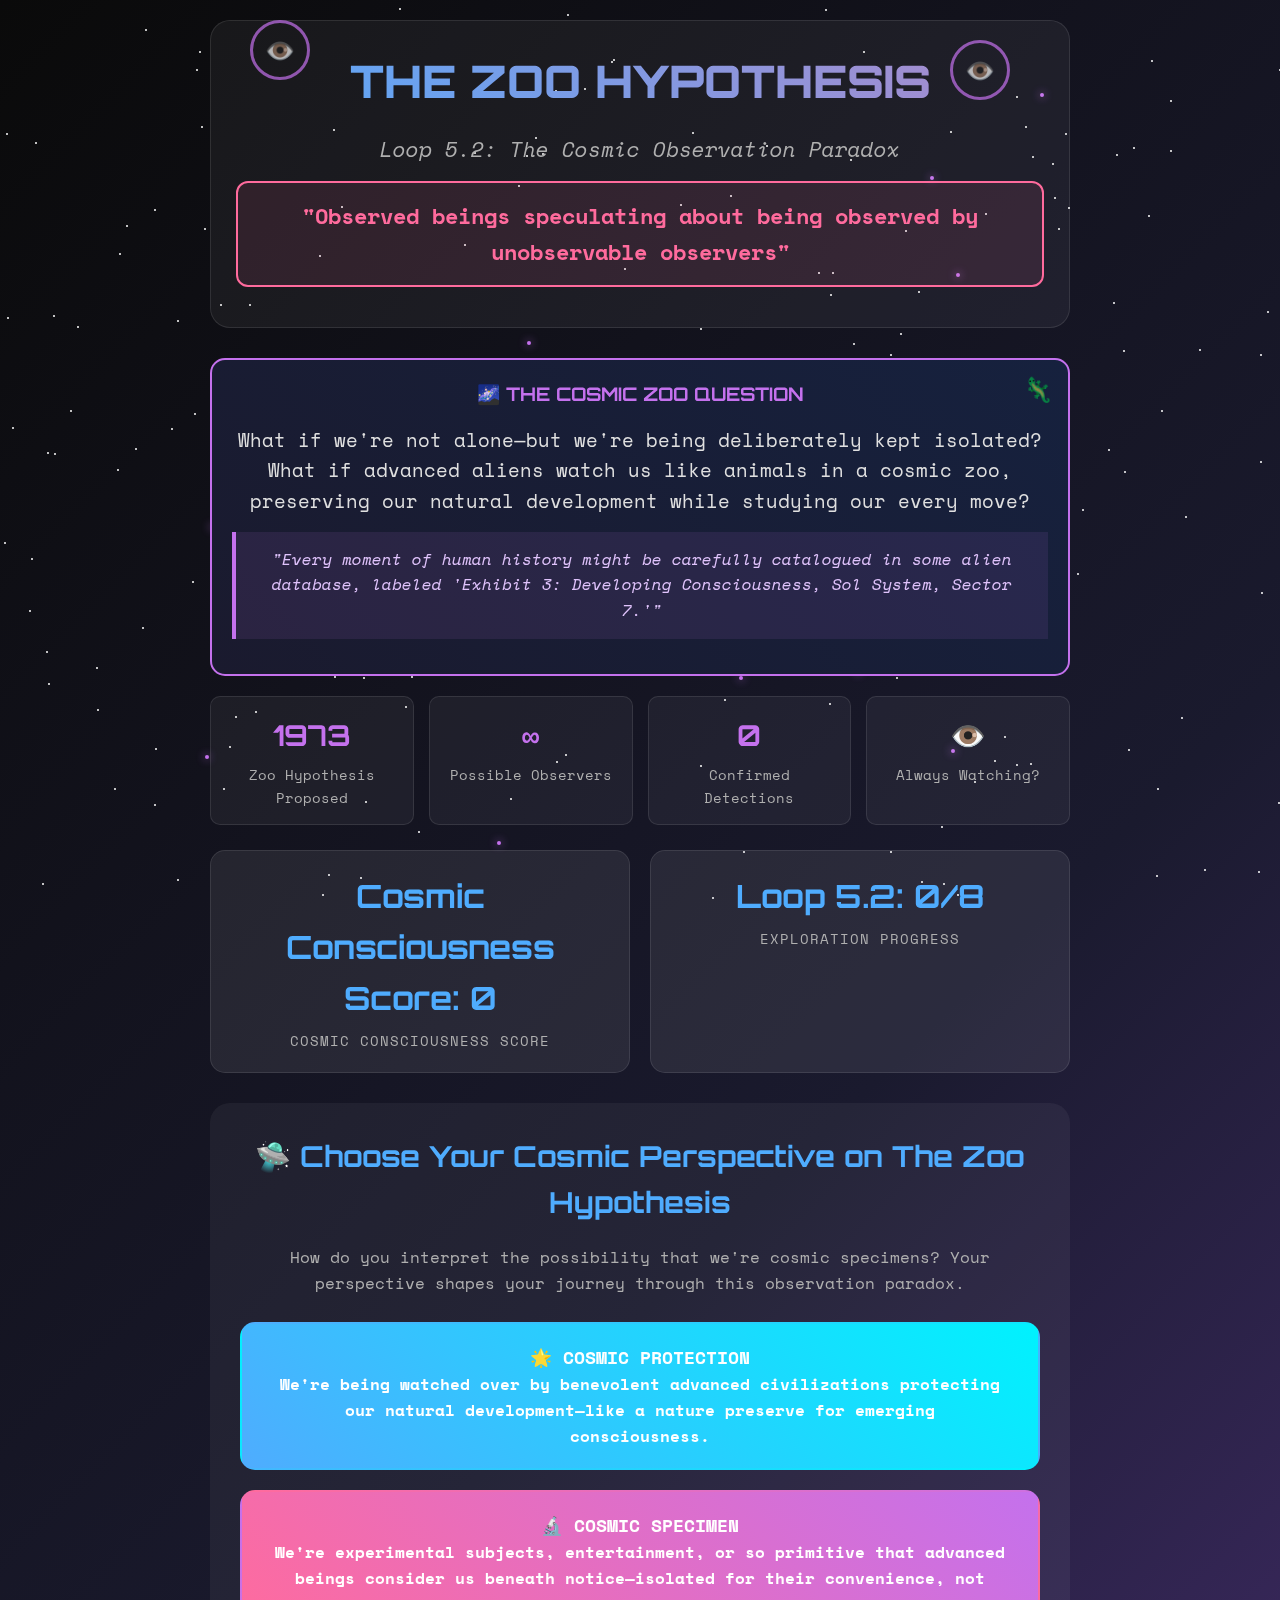
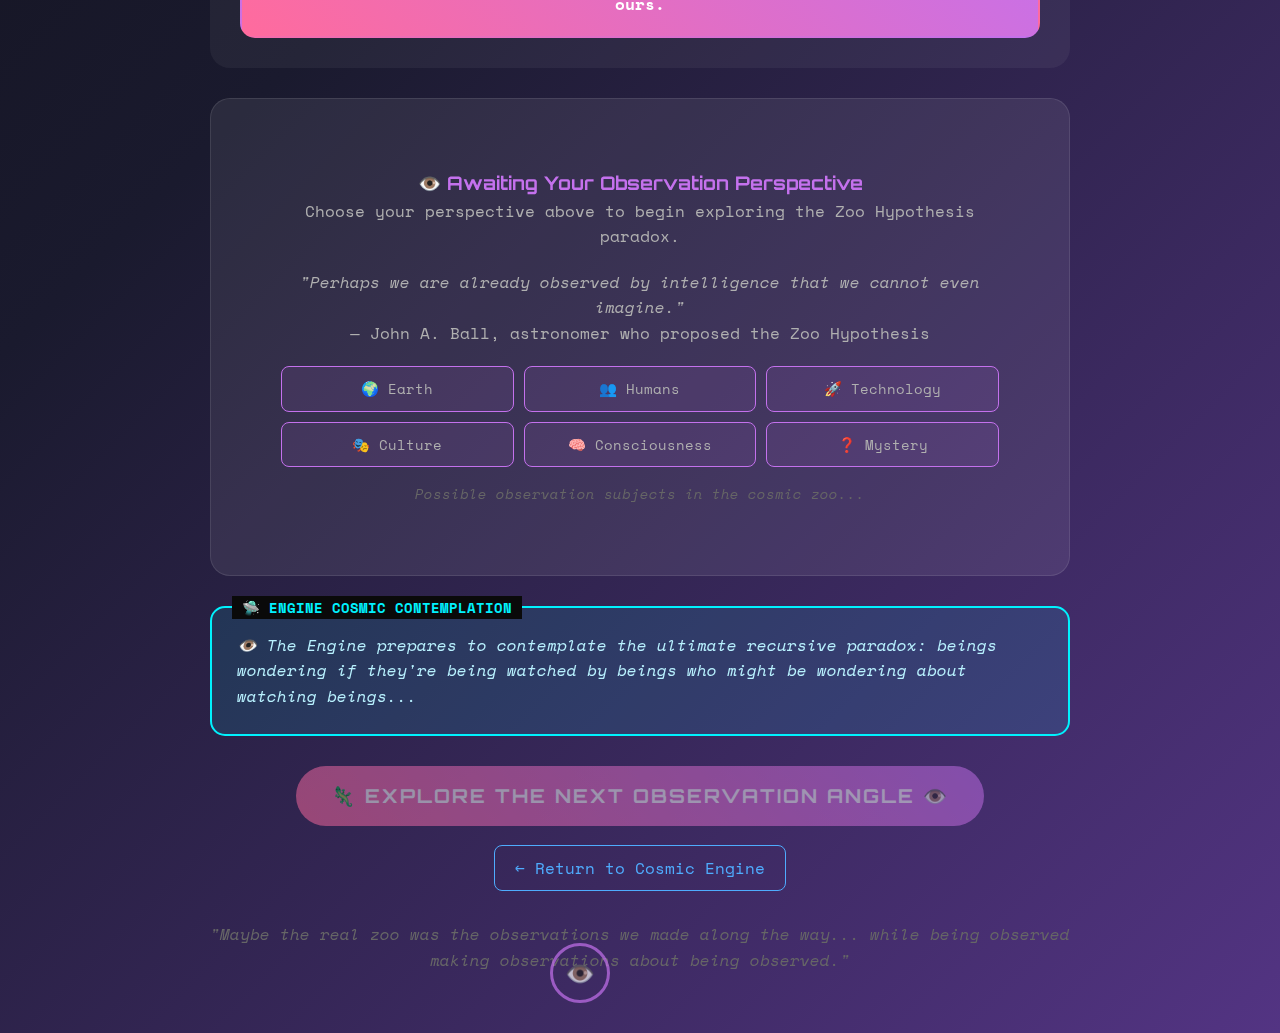
<file: zoo_hypothesis.html>
<!DOCTYPE html>
<html lang="en">
<head>
    <meta charset="UTF-8">
    <meta name="viewport" content="width=device-width, initial-scale=1.0">
    <title>🦎 Loop 5.2: The Zoo Hypothesis 👁️</title>
    <link rel="stylesheet" href="cosmic_style.css">
    <style>
        /* Additional styling specific to The Zoo Hypothesis */
        .observation-eye {
            position: absolute;
            width: 60px;
            height: 60px;
            border: 3px solid #c471ed;
            border-radius: 50%;
            opacity: 0.7;
            animation: blink-watch 6s infinite ease-in-out;
        }
        
        .observation-eye::before {
            content: "👁️";
            position: absolute;
            top: 50%;
            left: 50%;
            transform: translate(-50%, -50%);
            font-size: 1.5em;
            animation: pupil-track 8s infinite ease-in-out;
        }
        
        @keyframes blink-watch {
            0%, 90%, 100% { opacity: 0.7; }
            95% { opacity: 0.1; }
        }
        
        @keyframes pupil-track {
            0% { transform: translate(-50%, -50%); }
            25% { transform: translate(-30%, -30%); }
            50% { transform: translate(-70%, -50%); }
            75% { transform: translate(-50%, -70%); }
            100% { transform: translate(-50%, -50%); }
        }
        
        .zoo-emphasis {
            background: linear-gradient(45deg, #1a1a2e, #16213e);
            border: 2px solid #c471ed;
            border-radius: 15px;
            padding: 20px;
            margin: 20px 0;
            text-align: center;
            position: relative;
            overflow: hidden;
        }
        
        .zoo-emphasis::before {
            content: "🦎";
            position: absolute;
            top: 10px;
            right: 15px;
            font-size: 1.5em;
            opacity: 0.7;
        }
        
        .cosmic-observation {
            background: rgba(196, 113, 237, 0.1);
            border-left: 4px solid #c471ed;
            padding: 15px;
            margin: 15px 0;
            font-style: italic;
            color: #e0c3fc;
        }
        
        .zoo-stats {
            display: grid;
            grid-template-columns: repeat(auto-fit, minmax(150px, 1fr));
            gap: 15px;
            margin: 20px 0;
        }
        
        .zoo-stat {
            background: rgba(255, 255, 255, 0.05);
            border-radius: 10px;
            padding: 15px;
            text-align: center;
            border: 1px solid rgba(255, 255, 255, 0.1);
        }
        
        .zoo-number {
            font-family: 'Orbitron', monospace;
            font-size: 1.8em;
            color: #c471ed;
            font-weight: bold;
        }
        
        .zoo-label {
            color: #b0b0b0;
            font-size: 0.9em;
            margin-top: 5px;
        }
        
        .observation-experiment {
            background: rgba(79, 172, 254, 0.1);
            border: 2px solid #4facfe;
            border-radius: 15px;
            padding: 25px;
            margin: 20px 0;
        }
        
        .experiment-options {
            display: grid;
            grid-template-columns: repeat(auto-fit, minmax(180px, 1fr));
            gap: 15px;
            margin: 20px 0;
        }
        
        .experiment-option {
            background: rgba(255, 255, 255, 0.1);
            border: 2px solid transparent;
            border-radius: 10px;
            padding: 15px;
            cursor: pointer;
            transition: all 0.3s ease;
            text-align: center;
        }
        
        .experiment-option:hover {
            border-color: #4facfe;
            background: rgba(79, 172, 254, 0.2);
            transform: translateY(-3px);
        }
        
        .experiment-option.selected {
            border-color: #4facfe;
            background: rgba(79, 172, 254, 0.3);
            box-shadow: 0 0 15px rgba(79, 172, 254, 0.5);
        }
        
        .prime-directive-simulator {
            background: rgba(255, 107, 157, 0.1);
            border: 2px solid #ff6b9d;
            border-radius: 15px;
            padding: 25px;
            margin: 20px 0;
        }
        
        .directive-options {
            display: grid;
            grid-template-columns: repeat(auto-fit, minmax(200px, 1fr));
            gap: 15px;
            margin: 20px 0;
        }
        
        .directive-option {
            background: rgba(255, 255, 255, 0.1);
            border: 2px solid transparent;
            border-radius: 10px;
            padding: 15px;
            cursor: pointer;
            transition: all 0.3s ease;
            text-align: center;
        }
        
        .directive-option:hover {
            border-color: #ff6b9d;
            background: rgba(255, 107, 157, 0.2);
            transform: translateY(-3px);
        }
        
        .directive-option.selected {
            border-color: #ff6b9d;
            background: rgba(255, 107, 157, 0.3);
            box-shadow: 0 0 15px rgba(255, 107, 157, 0.5);
        }
        
        .observation-grid {
            display: grid;
            grid-template-columns: repeat(3, 1fr);
            gap: 10px;
            margin: 15px 0;
        }
        
        .observation-cell {
            background: rgba(196, 113, 237, 0.1);
            border: 1px solid #c471ed;
            border-radius: 8px;
            padding: 10px;
            text-align: center;
            font-size: 0.9em;
            cursor: pointer;
            transition: all 0.3s ease;
        }
        
        .observation-cell:hover {
            background: rgba(196, 113, 237, 0.3);
            transform: scale(1.05);
        }
        
        .observation-cell.watching {
            background: rgba(196, 113, 237, 0.4);
            box-shadow: 0 0 10px #c471ed;
            animation: cosmic-pulse 2s infinite;
        }
    </style>
</head>
<body>
    <div class="cosmic-stars" id="cosmicStarField"></div>
    
    <div class="cosmic-loop-container">
        <header class="cosmic-loop-header">
            <h1 class="cosmic-loop-title">THE ZOO HYPOTHESIS</h1>
            <p class="cosmic-loop-subtitle">Loop 5.2: The Cosmic Observation Paradox</p>
            <div class="cosmic-strange-loop-display">
                "Observed beings speculating about being observed by unobservable observers"
            </div>
            <div class="observation-eye" style="top: 20px; left: 60px;"></div>
            <div class="observation-eye" style="top: 40px; right: 80px; animation-delay: 2s;"></div>
            <div class="observation-eye" style="bottom: 30px; left: 40%; animation-delay: 4s;"></div>
        </header>
        
        <div class="zoo-emphasis">
            <h3 style="color: #c471ed; font-family: 'Orbitron', monospace; margin-bottom: 15px;">🌌 THE COSMIC ZOO QUESTION</h3>
            <p style="font-size: 1.2em; color: #e0e0e0;">
                What if we're not alone—but we're being deliberately kept isolated? What if advanced aliens watch us like 
                animals in a cosmic zoo, preserving our natural development while studying our every move?
            </p>
            <div class="cosmic-observation">
                "Every moment of human history might be carefully catalogued in some alien database, labeled 'Exhibit 3: Developing Consciousness, Sol System, Sector 7.'"
            </div>
        </div>
        
        <div class="zoo-stats">
            <div class="zoo-stat">
                <div class="zoo-number">1973</div>
                <div class="zoo-label">Zoo Hypothesis Proposed</div>
            </div>
            <div class="zoo-stat">
                <div class="zoo-number">∞</div>
                <div class="zoo-label">Possible Observers</div>
            </div>
            <div class="zoo-stat">
                <div class="zoo-number">0</div>
                <div class="zoo-label">Confirmed Detections</div>
            </div>
            <div class="zoo-stat">
                <div class="zoo-number">👁️</div>
                <div class="zoo-label">Always Watching?</div>
            </div>
        </div>
        
        <div class="cosmic-progress-section">
            <div class="cosmic-score-card">
                <div class="cosmic-score-number" id="current-cosmic-score">0</div>
                <div class="cosmic-score-label">Cosmic Consciousness Score</div>
            </div>
            <div class="cosmic-progress-card">
                <div class="cosmic-score-number" id="cosmic-progress-indicator">Loop 5.2: 0/8</div>
                <div class="cosmic-score-label">Exploration Progress</div>
            </div>
        </div>
        
        <div id="cosmic-preference-selection" class="cosmic-perspective-selection">
            <h3 class="cosmic-perspective-title">🛸 Choose Your Cosmic Perspective on The Zoo Hypothesis</h3>
            <p style="color: #b0b0b0; margin-bottom: 25px; text-align: center;">
                How do you interpret the possibility that we're cosmic specimens? Your perspective shapes your journey through this observation paradox.
            </p>
            <div class="cosmic-perspective-buttons">
                <button id="choose-optimistic" class="cosmic-perspective-btn cosmic-optimistic-btn">
                    <strong>🌟 COSMIC PROTECTION</strong><br>
                    <span style="font-size: 0.9em;">We're being watched over by benevolent advanced civilizations protecting our natural development—like a nature preserve for emerging consciousness.</span>
                </button>
                <button id="choose-pessimistic" class="cosmic-perspective-btn cosmic-pessimistic-btn">
                    <strong>🔬 COSMIC SPECIMEN</strong><br>
                    <span style="font-size: 0.9em;">We're experimental subjects, entertainment, or so primitive that advanced beings consider us beneath notice—isolated for their convenience, not ours.</span>
                </button>
            </div>
        </div>
        
        <div class="cosmic-content-area">
            <div id="cosmic-content-display">
                <div style="text-align: center; padding: 40px; color: #b0b0b0;">
                    <h3 style="color: #c471ed; font-family: 'Orbitron', monospace;">👁️ Awaiting Your Observation Perspective</h3>
                    <p>Choose your perspective above to begin exploring the Zoo Hypothesis paradox.</p>
                    <div style="margin: 20px 0;">
                        <em>"Perhaps we are already observed by intelligence that we cannot even imagine."</em><br>
                        — John A. Ball, astronomer who proposed the Zoo Hypothesis
                    </div>
                    <div class="observation-grid">
                        <div class="observation-cell">🌍 Earth</div>
                        <div class="observation-cell">👥 Humans</div>
                        <div class="observation-cell">🚀 Technology</div>
                        <div class="observation-cell">🎭 Culture</div>
                        <div class="observation-cell">🧠 Consciousness</div>
                        <div class="observation-cell">❓ Mystery</div>
                    </div>
                    <p style="font-size: 0.9em; color: #666; margin-top: 15px;">
                        <em>Possible observation subjects in the cosmic zoo...</em>
                    </p>
                </div>
            </div>
        </div>
        
        <div class="cosmic-engine-commentary">
            <div id="cosmic-engine-commentary">
                <p><em>👁️ The Engine prepares to contemplate the ultimate recursive paradox: beings wondering if they're being watched by beings who might be wondering about watching beings...</em></p>
            </div>
        </div>
        
        <button id="cosmic-next-button" class="cosmic-next-button" disabled>
            🦎 Explore the Next Observation Angle 👁️
        </button>
        
        <div style="text-align: center; margin: 30px 0;">
            <a href="index.html" style="color: #4facfe; text-decoration: none; padding: 10px 20px; border: 1px solid #4facfe; border-radius: 8px; transition: all 0.3s ease;">
                ← Return to Cosmic Engine
            </a>
        </div>
        
        <div style="text-align: center; margin: 40px 0; color: #666; font-style: italic;">
            <p>"Maybe the real zoo was the observations we made along the way... while being observed making observations about being observed."</p>
        </div>
    </div>
    
    <script>
        // Create cosmic starfield with watching eyes
        function createCosmicStarField() {
            const starField = document.getElementById('cosmicStarField');
            const numStars = 200;
            
            for (let i = 0; i < numStars; i++) {
                const star = document.createElement('div');
                star.className = 'cosmic-star';
                star.style.left = Math.random() * 100 + '%';
                star.style.top = Math.random() * 100 + '%';
                star.style.animationDelay = Math.random() * 3 + 's';
                star.style.animationDuration = (2 + Math.random() * 4) + 's';
                
                // Some stars are actually watching eyes
                if (Math.random() < 0.05) {
                    star.style.background = '#c471ed';
                    star.style.boxShadow = '0 0 8px #c471ed';
                    star.style.borderRadius = '50%';
                    star.style.width = '4px';
                    star.style.height = '4px';
                }
                
                starField.appendChild(star);
            }
        }
        
        // Create zoo observation experiment
        function createZooObservationExperiment(content) {
            return `
                <div class="observation-experiment">
                    <h3>🔬 Alien Research Protocol Designer</h3>
                    <p>${content.description}</p>
                    <p style="color: #b8f2ff; margin: 15px 0;">
                        You're part of the Galactic Research Council studying Earth. What aspect of human development would you prioritize for observation?
                    </p>
                    <div class="experiment-options">
                        <div class="experiment-option" onclick="selectObservation('consciousness', ${content.value}, '${content.stance}')">
                            <strong>🧠 Consciousness Evolution</strong><br>
                            <small>How awareness develops and becomes self-reflective</small>
                        </div>
                        <div class="experiment-option" onclick="selectObservation('technology', ${content.value}, '${content.stance}')">
                            <strong>⚡ Technology Development</strong><br>
                            <small>How they manipulate their environment</small>
                        </div>
                        <div class="experiment-option" onclick="selectObservation('culture', ${content.value}, '${content.stance}')">
                            <strong>🎭 Cultural Evolution</strong><br>
                            <small>Art, language, social structures</small>
                        </div>
                        <div class="experiment-option" onclick="selectObservation('survival', ${content.value}, '${content.stance}')">
                            <strong>🌍 Survival Strategies</strong><br>
                            <small>How they handle existential threats</small>
                        </div>
                    </div>
                    <div id="observation-result" style="margin-top: 20px;"></div>
                </div>
            `;
        }
        
        function selectObservation(obsType, value, stance) {
            // Remove previous selections
            document.querySelectorAll('.experiment-option').forEach(opt => {
                opt.classList.remove('selected');
            });
            
            // Mark current selection
            event.target.classList.add('selected');
            
            const responses = {
                consciousness: "Consciousness research priority selected! You're fascinated by how awareness emerges and becomes self-reflective. This is the ultimate research question - watching minds wonder about minds. The recursive depth is infinite!",
                technology: "Technology development chosen! You want to study how beings manipulate their environment and reality. Watching consciousness create tools to extend consciousness is deeply fascinating to advanced observers.",
                culture: "Cultural evolution selected! You're interested in how beings create meaning, art, and social structures. Culture is consciousness expressing itself collectively - a beautiful phenomenon to study.",
                survival: "Survival strategy research chosen! You want to observe how species handle existential threats. This is crucial data for understanding which consciousness types can transcend their origins."
            };
            
            document.getElementById('observation-result').innerHTML = `
                <div style="background: rgba(79, 172, 254, 0.2); border-radius: 10px; padding: 20px; text-align: center;">
                    <h4 style="color: #4facfe; margin-bottom: 10px;">Your Cosmic Research Focus:</h4>
                    <p style="color: #b8f2ff;">${responses[obsType]}</p>
                    <p style="color: #c471ed; margin-top: 15px; font-weight: bold;">+${value} Cosmic Observation Points</p>
                </div>
            `;
            
            updateScoreForNonQuestion(value, stance);
            document.getElementById('cosmic-next-button').disabled = false;
        }
        
        // Create Prime Directive Simulator
        function createPrimeDirectiveSimulator(content) {
            return `
                <div class="prime-directive-simulator">
                    <h3>⚖️ Galactic Ethics Committee</h3>
                    <p>${content.description}</p>
                    <p style="color: #ffc0cb; margin: 15px 0;">
                        Earth's status review is today. As a voting member, what's your decision on human contact protocols?
                    </p>
                    <div class="directive-options">
                        <div class="directive-option" onclick="selectDirective('protect', ${content.value}, '${content.stance}')">
                            <strong>🛡️ Continue Protection</strong><br>
                            <small>They're not ready for contact</small>
                        </div>
                        <div class="directive-option" onclick="selectDirective('subtle', ${content.value}, '${content.stance}')">
                            <strong>📡 Subtle Contact</strong><br>
                            <small>Begin testing their reactions</small>
                        </div>
                        <div class="directive-option" onclick="selectDirective('disclosure', ${content.value}, '${content.stance}')">
                            <strong>🌟 Full Disclosure</strong><br>
                            <small>They deserve to know the truth</small>
                        </div>
                        <div class="directive-option" onclick="selectDirective('intervention', ${content.value}, '${content.stance}')">
                            <strong>🚨 Emergency Intervention</strong><br>
                            <small>They're destroying themselves</small>
                        </div>
                    </div>
                    <div id="directive-result" style="margin-top: 20px;"></div>
                </div>
            `;
        }
        
        function selectDirective(directiveType, value, stance) {
            // Remove previous selections
            document.querySelectorAll('.directive-option').forEach(opt => {
                opt.classList.remove('selected');
            });
            
            // Mark current selection
            event.target.classList.add('selected');
            
            const responses = {
                protect: "Protection protocol maintained! You believe humans need more time to develop naturally. This preserves the zoo but might leave them vulnerable to self-destruction. The ethical weight of cosmic parenting is immense.",
                subtle: "Subtle contact approved! You're taking a measured risk, testing human reactions while maintaining plausible deniability. This could accelerate their development or traumatize their worldview.",
                disclosure: "Full disclosure authorized! Bold choice - you believe consciousness has the right to know about consciousness. This could unite humanity or cause complete civilizational breakdown.",
                intervention: "Emergency intervention ordered! You're prioritizing immediate survival over natural development. Sometimes love means violating the Prime Directive to save the ones you're protecting."
            };
            
            document.getElementById('directive-result').innerHTML = `
                <div style="background: rgba(255, 107, 157, 0.2); border-radius: 10px; padding: 20px; text-align: center;">
                    <h4 style="color: #ff6b9d; margin-bottom: 10px;">Your Galactic Ethics Decision:</h4>
                    <p style="color: #ffc0cb;">${responses[directiveType]}</p>
                    <p style="color: #c471ed; margin-top: 15px; font-weight: bold;">+${value} Cosmic Wisdom Points</p>
                </div>
            `;
            
            updateScoreForNonQuestion(value, stance);
            document.getElementById('cosmic-next-button').disabled = false;
        }
        
        // Enhanced cosmic interactions
        document.addEventListener('DOMContentLoaded', function() {
            createCosmicStarField();
            
            // Make observation cells interactive
            const cells = document.querySelectorAll('.observation-cell');
            cells.forEach((cell, index) => {
                setTimeout(() => {
                    cell.addEventListener('click', function() {
                        this.classList.toggle('watching');
                        if (this.classList.contains('watching')) {
                            setTimeout(() => {
                                this.classList.remove('watching');
                            }, 3000);
                        }
                    });
                }, index * 200);
            });
            
            // Add pulsing effect to zoo emphasis
            const zooBox = document.querySelector('.zoo-emphasis');
            setInterval(() => {
                zooBox.style.boxShadow = '0 0 30px rgba(196, 113, 237, 0.5)';
                setTimeout(() => {
                    zooBox.style.boxShadow = '0 0 15px rgba(196, 113, 237, 0.2)';
                }, 1000);
            }, 4000);
            
            // Cosmic wisdom on title click
            document.querySelector('.cosmic-loop-title').addEventListener('click', function() {
                const zooWisdom = [
                    "Maybe every alien civilization has a 'Human Studies' major in their universities",
                    "Plot twist: We're not in a zoo - we're in alien reality TV and the ratings are through the roof",
                    "What if Earth is like the cosmic equivalent of a wildlife documentary that's been running for 200,000 years?",
                    "Breaking news: Local consciousness discovers it might be consciousness-entertainment for other consciousness"
                ];
                
                const wisdom = zooWisdom[Math.floor(Math.random() * zooWisdom.length)];
                alert(`🦎 ZOO HYPOTHESIS WISDOM 👁️\n\n"${wisdom}"\n\n— The Engine having an existential observation crisis`);
            });
        });
    </script>
    <script src="content/zoo_hypothesis_content.js"></script>
    <script src="js/cosmic_game_logic.js"></script>
</body>
</html>
</file>
<file: cosmic_style.css>
/* 🌌 COSMIC LOOPS: Mobile-Optimized Styling 🛸 */
/* Reduced animations, fewer stars, better mobile performance */

@import url('https://fonts.googleapis.com/css2?family=Orbitron:wght@400;700;900&family=Space+Mono:wght@400;700&display=swap');

* {
    margin: 0;
    padding: 0;
    box-sizing: border-box;
}

body {
    font-family: 'Space Mono', monospace;
    background: linear-gradient(135deg, #0a0a0a 0%, #1a1a2e 50%, #533483 100%);
    color: #e0e0e0;
    line-height: 1.6;
    min-height: 100vh;
    overflow-x: hidden;
}

/* OPTIMIZED Cosmic background - 40 stars instead of 200 */
.cosmic-stars {
    position: fixed;
    top: 0;
    left: 0;
    width: 100%;
    height: 100%;
    z-index: -1;
}

.cosmic-star {
    position: absolute;
    width: 2px;
    height: 2px;
    background: white;
    border-radius: 50%;
    animation: cosmic-twinkle 4s infinite ease-in-out;
}

@keyframes cosmic-twinkle {
    0%, 100% { opacity: 0.3; }
    50% { opacity: 1; }
}

.cosmic-loop-container {
    max-width: 900px;
    margin: 0 auto;
    padding: 20px;
    position: relative;
    z-index: 1;
}

.cosmic-loop-header {
    text-align: center;
    margin-bottom: 30px;
    padding: 25px;
    background: rgba(255, 255, 255, 0.05);
    border-radius: 20px;
    border: 1px solid rgba(255, 255, 255, 0.1);
}

.cosmic-loop-title {
    font-family: 'Orbitron', monospace;
    font-size: 2.8em;
    font-weight: 900;
    background: linear-gradient(45deg, #4facfe, #ff6b9d);
    background-size: 200% 200%;
    -webkit-background-clip: text;
    background-clip: text;
    -webkit-text-fill-color: transparent;
    animation: cosmic-gradient 8s ease infinite;
    margin-bottom: 15px;
}

@keyframes cosmic-gradient {
    0%, 100% { background-position: 0% 50%; }
    50% { background-position: 100% 50%; }
}

.cosmic-loop-subtitle {
    font-size: 1.3em;
    color: #b0b0b0;
    font-style: italic;
    margin-bottom: 10px;
}

.cosmic-strange-loop-display {
    font-size: 1.4em;
    color: #ff6b9d;
    font-weight: bold;
    margin: 15px 0;
    padding: 15px;
    border: 2px solid #ff6b9d;
    border-radius: 12px;
    background: rgba(255, 107, 157, 0.1);
}
.cosmic-progress-section {
    display: grid;
    grid-template-columns: 1fr 1fr;
    gap: 20px;
    margin: 25px 0;
}

.cosmic-score-card, .cosmic-progress-card {
    background: rgba(255, 255, 255, 0.08);
    border-radius: 15px;
    padding: 20px;
    text-align: center;
    border: 1px solid rgba(255, 255, 255, 0.1);
}

.cosmic-score-number {
    font-family: 'Orbitron', monospace;
    font-size: 2em;
    font-weight: bold;
    color: #4facfe;
    margin-bottom: 5px;
}

.cosmic-score-label {
    color: #b0b0b0;
    text-transform: uppercase;
    letter-spacing: 1px;
    font-size: 0.9em;
}

.cosmic-perspective-selection {
    background: rgba(255, 255, 255, 0.05);
    border-radius: 20px;
    padding: 30px;
    margin: 30px 0;
    text-align: center;
}

.cosmic-perspective-title {
    font-family: 'Orbitron', monospace;
    font-size: 1.8em;
    color: #4facfe;
    margin-bottom: 20px;
}

.cosmic-perspective-buttons {
    display: flex;
    gap: 20px;
    justify-content: center;
    flex-wrap: wrap;
}

.cosmic-perspective-btn {
    padding: 20px 30px;
    font-size: 1.1em;
    font-family: 'Space Mono', monospace;
    font-weight: bold;
    border: 2px solid transparent;
    border-radius: 15px;
    cursor: pointer;
    transition: transform 0.3s ease;
    min-width: 200px;
}

.cosmic-optimistic-btn {
    background: linear-gradient(45deg, #4facfe, #00f2fe);
    color: white;
}

.cosmic-pessimistic-btn {
    background: linear-gradient(45deg, #ff6b9d, #c471ed);
    color: white;
}

.cosmic-perspective-btn:hover {
    transform: translateY(-3px);
}

.cosmic-content-area {
    background: rgba(255, 255, 255, 0.08);
    border-radius: 20px;
    padding: 30px;
    margin: 30px 0;
    min-height: 400px;
    border: 1px solid rgba(255, 255, 255, 0.1);
}

.cosmic-question-content {
    text-align: center;
}

.cosmic-question-content h3 {
    font-family: 'Orbitron', monospace;
    color: #4facfe;
    margin-bottom: 20px;
    font-size: 1.4em;
}

.cosmic-question-text {
    font-size: 1.2em;
    color: #e0e0e0;
    margin-bottom: 25px;
    line-height: 1.7;
}

.cosmic-answer-buttons {
    display: flex;
    gap: 15px;
    justify-content: center;
    flex-wrap: wrap;
    margin: 25px 0;
}

.cosmic-answer-btn {
    padding: 15px 25px;
    font-size: 1em;
    font-family: 'Space Mono', monospace;
    font-weight: bold;
    border: 2px solid #4facfe;
    border-radius: 10px;
    background: rgba(79, 172, 254, 0.1);
    color: #4facfe;
    cursor: pointer;
    transition: all 0.3s ease;
    min-width: 120px;
}

.cosmic-answer-btn:hover {
    background: rgba(79, 172, 254, 0.3);
    transform: translateY(-2px);
}

.cosmic-answer-btn:disabled {
    opacity: 0.5;
    cursor: not-allowed;
    transform: none;
}

.optimistic-btn {
    border-color: #00f2fe;
    color: #00f2fe;
    background: rgba(0, 242, 254, 0.1);
}

.optimistic-btn:hover {
    background: rgba(0, 242, 254, 0.3);
}

.pessimistic-btn {
    border-color: #ff6b9d;
    color: #ff6b9d;
    background: rgba(255, 107, 157, 0.1);
}

.pessimistic-btn:hover {
    background: rgba(255, 107, 157, 0.3);
}

.cosmic-correct-feedback {
    background: rgba(0, 242, 254, 0.15);
    border: 2px solid #00f2fe;
    border-radius: 12px;
    padding: 20px;
    margin: 20px 0;
}

.cosmic-incorrect-feedback {
    background: rgba(255, 107, 157, 0.15);
    border: 2px solid #ff6b9d;
    border-radius: 12px;
    padding: 20px;
    margin: 20px 0;
}

.cosmic-points-earned {
    font-family: 'Orbitron', monospace;
    font-weight: bold;
    color: #4facfe;
    margin-top: 10px;
    font-size: 1.1em;
}

.cosmic-factoid-content {
    text-align: center;
    padding: 20px;
}

.cosmic-factoid-text {
    font-size: 1.2em;
    color: #e0e0e0;
    margin: 20px 0;
    line-height: 1.7;
    font-style: italic;
}

.cosmic-content-value {
    font-family: 'Orbitron', monospace;
    color: #4facfe;
    font-weight: bold;
    margin-top: 15px;
}

.cosmic-engine-commentary {
    background: rgba(0, 242, 254, 0.1);
    border: 2px solid #00f2fe;
    border-radius: 15px;
    padding: 25px;
    margin: 25px 0;
    position: relative;
    font-style: italic;
    color: #b8f2ff;
}

.cosmic-engine-commentary::before {
    content: "🛸 ENGINE COSMIC CONTEMPLATION";
    position: absolute;
    top: -12px;
    left: 20px;
    background: #0a0a0a;
    padding: 0 10px;
    color: #00f2fe;
    font-weight: bold;
    font-size: 0.9em;
    font-style: normal;
}

.cosmic-next-button {
    display: block;
    margin: 30px auto;
    padding: 18px 35px;
    font-size: 1.2em;
    font-family: 'Orbitron', monospace;
    font-weight: bold;
    background: linear-gradient(45deg, #ff6b9d, #c471ed);
    color: white;
    border: none;
    border-radius: 50px;
    cursor: pointer;
    transition: transform 0.3s ease;
    text-transform: uppercase;
    letter-spacing: 2px;
}

.cosmic-next-button:hover {
    transform: scale(1.05);
}

.cosmic-next-button:disabled {
    opacity: 0.5;
    cursor: not-allowed;
    transform: none;
}

.cosmic-perspective-intro {
    text-align: center;
    padding: 30px;
    background: rgba(79, 172, 254, 0.1);
    border-radius: 15px;
    border: 2px solid #4facfe;
}

.cosmic-perspective-intro p {
    margin: 15px 0;
    font-size: 1.1em;
    line-height: 1.6;
}

.cosmic-completion-content {
    text-align: center;
    padding: 30px;
}

.cosmic-completion-content h3 {
    font-family: 'Orbitron', monospace;
    color: #4facfe;
    margin-bottom: 20px;
    font-size: 1.8em;
}

.cosmic-belief-analysis {
    background: rgba(255, 255, 255, 0.05);
    border-radius: 12px;
    padding: 20px;
    margin: 25px 0;
}

.cosmic-belief-analysis h4 {
    color: #ff6b9d;
    font-family: 'Orbitron', monospace;
    margin-bottom: 15px;
}

.cosmic-belief-analysis ul {
    list-style: none;
    padding: 0;
}

.cosmic-belief-analysis li {
    background: rgba(79, 172, 254, 0.1);
    margin: 10px 0;
    padding: 12px;
    border-radius: 8px;
    font-family: 'Space Mono', monospace;
}

.cosmic-journey-complete {
    background: rgba(196, 113, 237, 0.1);
    border-radius: 12px;
    padding: 25px;
    margin: 25px 0;
}

.cosmic-journey-complete h4 {
    color: #c471ed;
    font-family: 'Orbitron', monospace;
    margin-bottom: 15px;
}

.cosmic-nav-button {
    margin: 10px;
    padding: 15px 25px;
    font-family: 'Orbitron', monospace;
    font-weight: bold;
    border-radius: 10px;
    cursor: pointer;
    transition: transform 0.3s ease;
    text-decoration: none;
    display: inline-block;
}

.cosmic-nav-button:hover {
    transform: translateY(-2px);
}

/* GREAT FILTER specific styles */
.filter-emphasis {
    background: rgba(44, 44, 84, 0.8);
    border: 2px solid #ff6b9d;
    border-radius: 15px;
    padding: 20px;
    margin: 20px 0;
    text-align: center;
    position: relative;
}

.filter-emphasis::before {
    content: "🌋";
    position: absolute;
    top: 10px;
    right: 15px;
    font-size: 1.5em;
    opacity: 0.7;
}

.cosmic-extinction {
    background: rgba(255, 107, 157, 0.1);
    border-left: 4px solid #ff6b9d;
    padding: 15px;
    margin: 15px 0;
    font-style: italic;
    color: #ffc0cb;
}

.survival-timeline {
    display: flex;
    justify-content: space-between;
    align-items: center;
    margin: 20px 0;
    padding: 15px;
    background: rgba(255, 255, 255, 0.05);
    border-radius: 10px;
    position: relative;
}

.timeline-point {
    width: 20px;
    height: 20px;
    border-radius: 50%;
    background: #4facfe;
    position: relative;
    cursor: pointer;
    transition: all 0.3s ease;
}

.timeline-point.danger {
    background: #ff6b9d;
    animation: cosmic-pulse 2s infinite;
}

.timeline-point.current {
    background: #00f2fe;
    box-shadow: 0 0 15px #00f2fe;
    transform: scale(1.3);
}

@keyframes cosmic-pulse {
    0%, 100% { opacity: 1; }
    50% { opacity: 0.7; }
}

.timeline-label {
    position: absolute;
    bottom: -35px;
    left: 50%;
    transform: translateX(-50%);
    font-size: 0.8em;
    color: #b0b0b0;
    text-align: center;
    white-space: nowrap;
}

.filter-stats {
    display: grid;
    grid-template-columns: repeat(auto-fit, minmax(150px, 1fr));
    gap: 15px;
    margin: 20px 0;
}

.filter-stat {
    background: rgba(255, 255, 255, 0.05);
    border-radius: 10px;
    padding: 15px;
    text-align: center;
    border: 1px solid rgba(255, 255, 255, 0.1);
}

.filter-number {
    font-family: 'Orbitron', monospace;
    font-size: 1.8em;
    color: #ff6b9d;
    font-weight: bold;
}

.filter-label {
    color: #b0b0b0;
    font-size: 0.9em;
    margin-top: 5px;
}

.extinction-probability {
    background: rgba(255, 107, 157, 0.2);
    border-radius: 10px;
    padding: 20px;
    margin: 20px 0;
    text-align: center;
}

.probability-display {
    font-family: 'Orbitron', monospace;
    font-size: 2.5em;
    color: #ff6b9d;
    font-weight: bold;
    margin: 10px 0;
}

/* MOBILE OPTIMIZATIONS */
@media (max-width: 768px) {
    .cosmic-loop-container {
        padding: 15px;
    }
    
    .cosmic-loop-title {
        font-size: 2.2em;
        /* Disable expensive animations on mobile */
        animation: none;
        background: #4facfe;
        -webkit-background-clip: unset;
        background-clip: unset;
        -webkit-text-fill-color: unset;
        color: #4facfe;
    }
    
    .cosmic-progress-section {
        grid-template-columns: 1fr;
    }
    
    .cosmic-perspective-buttons {
        flex-direction: column;
        align-items: center;
    }
    
    .cosmic-perspective-btn {
        width: 100%;
        max-width: 300px;
        transition: none;
    }
    
    .cosmic-perspective-btn:hover {
        transform: none;
    }
    
    .cosmic-answer-buttons {
        flex-direction: column;
        align-items: center;
    }
    
    .cosmic-answer-btn {
        width: 100%;
        max-width: 250px;
        transition: none;
    }
    
    .cosmic-answer-btn:hover {
        transform: none;
    }
    
    .cosmic-next-button:hover {
        transform: none;
    }
    
    /* Reduce star count on mobile */
    .cosmic-star:nth-child(n+21) {
        display: none;
    }
}

/* PERFORMANCE OPTIMIZATIONS */
@media (prefers-reduced-motion: reduce) {
    *, *::before, *::after {
        animation-duration: 0.01ms !important;
        animation-iteration-count: 1 !important;
        transition-duration: 0.01ms !important;
    }
}

/* LOW-POWER MODE for very weak devices */
@media (max-width: 480px) {
    .cosmic-star {
        display: none;
    }
    
    .cosmic-loop-title {
        background: none;
        color: #4facfe;
        text-shadow: none;
    }
}

::-webkit-scrollbar {
    width: 8px;
}

::-webkit-scrollbar-track {
    background: rgba(255, 255, 255, 0.1);
}

::-webkit-scrollbar-thumb {
    background: #4facfe;
    border-radius: 4px;
}
</file>
